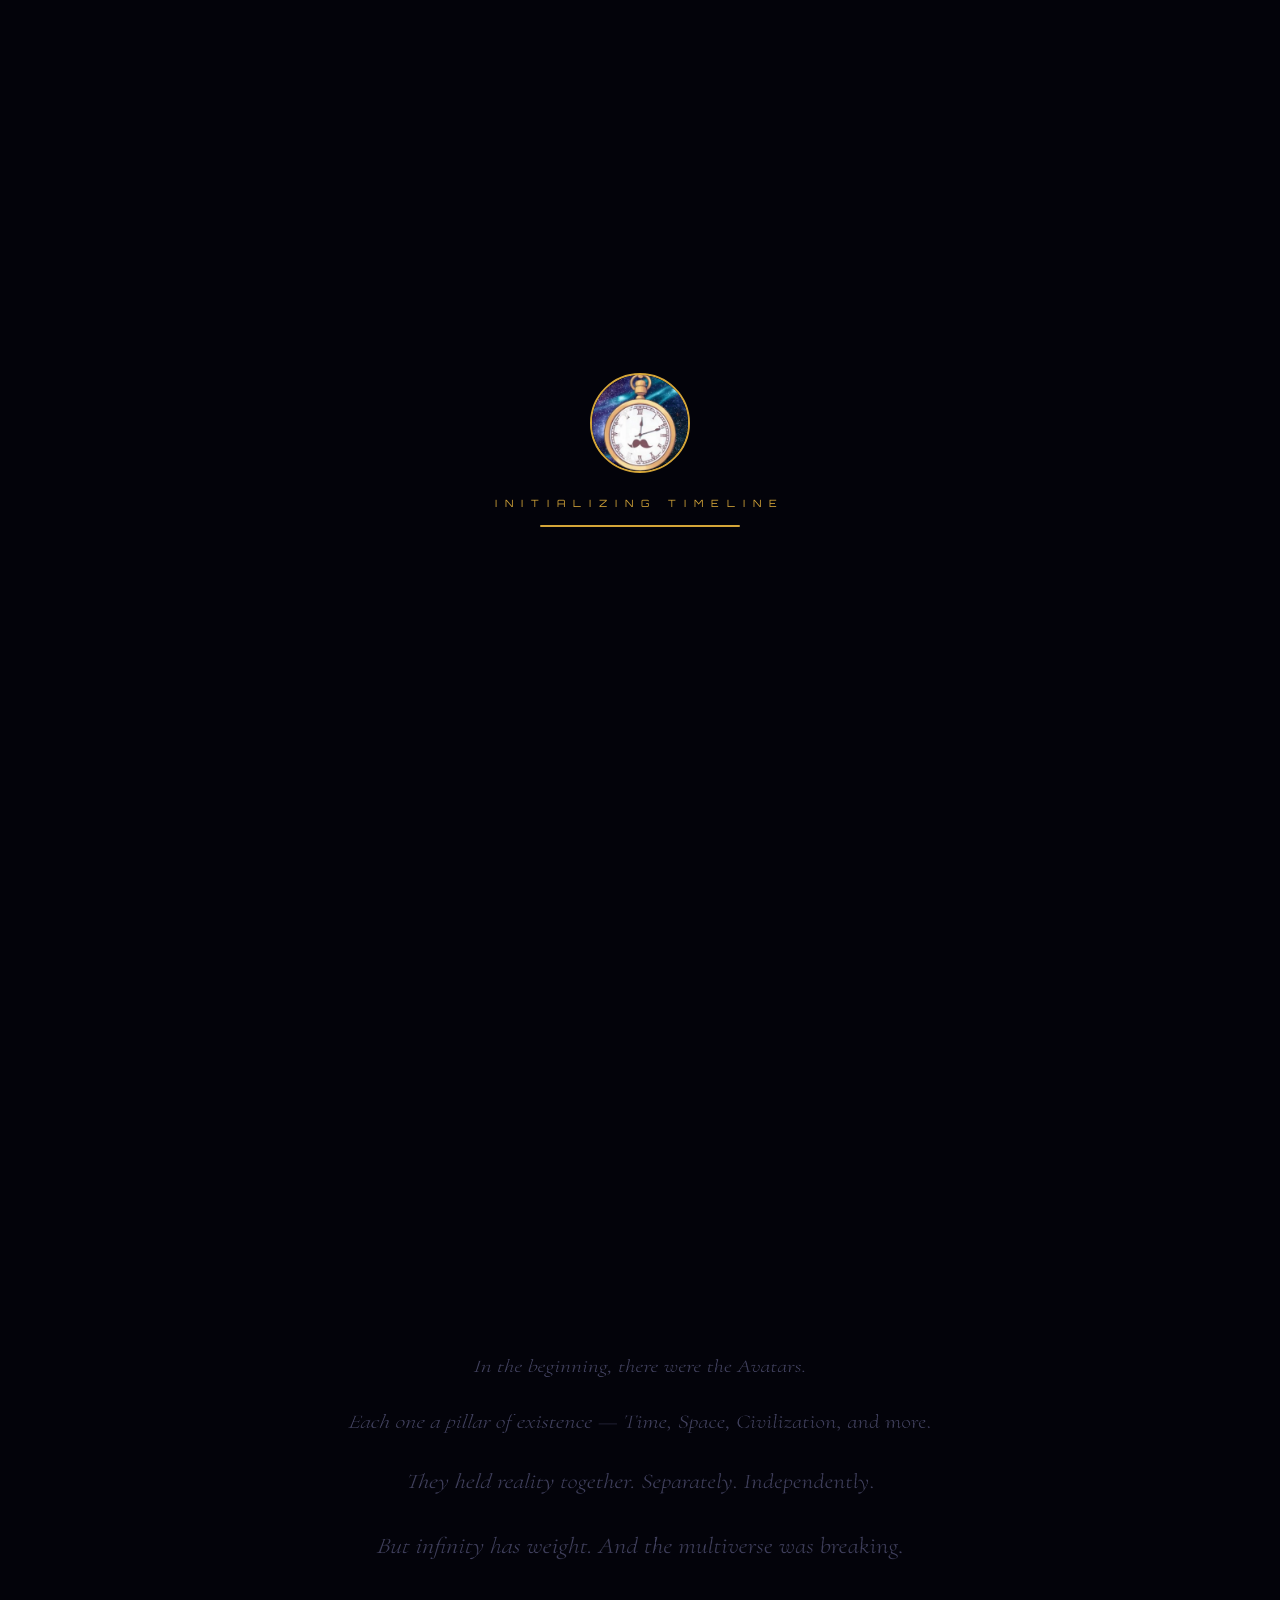
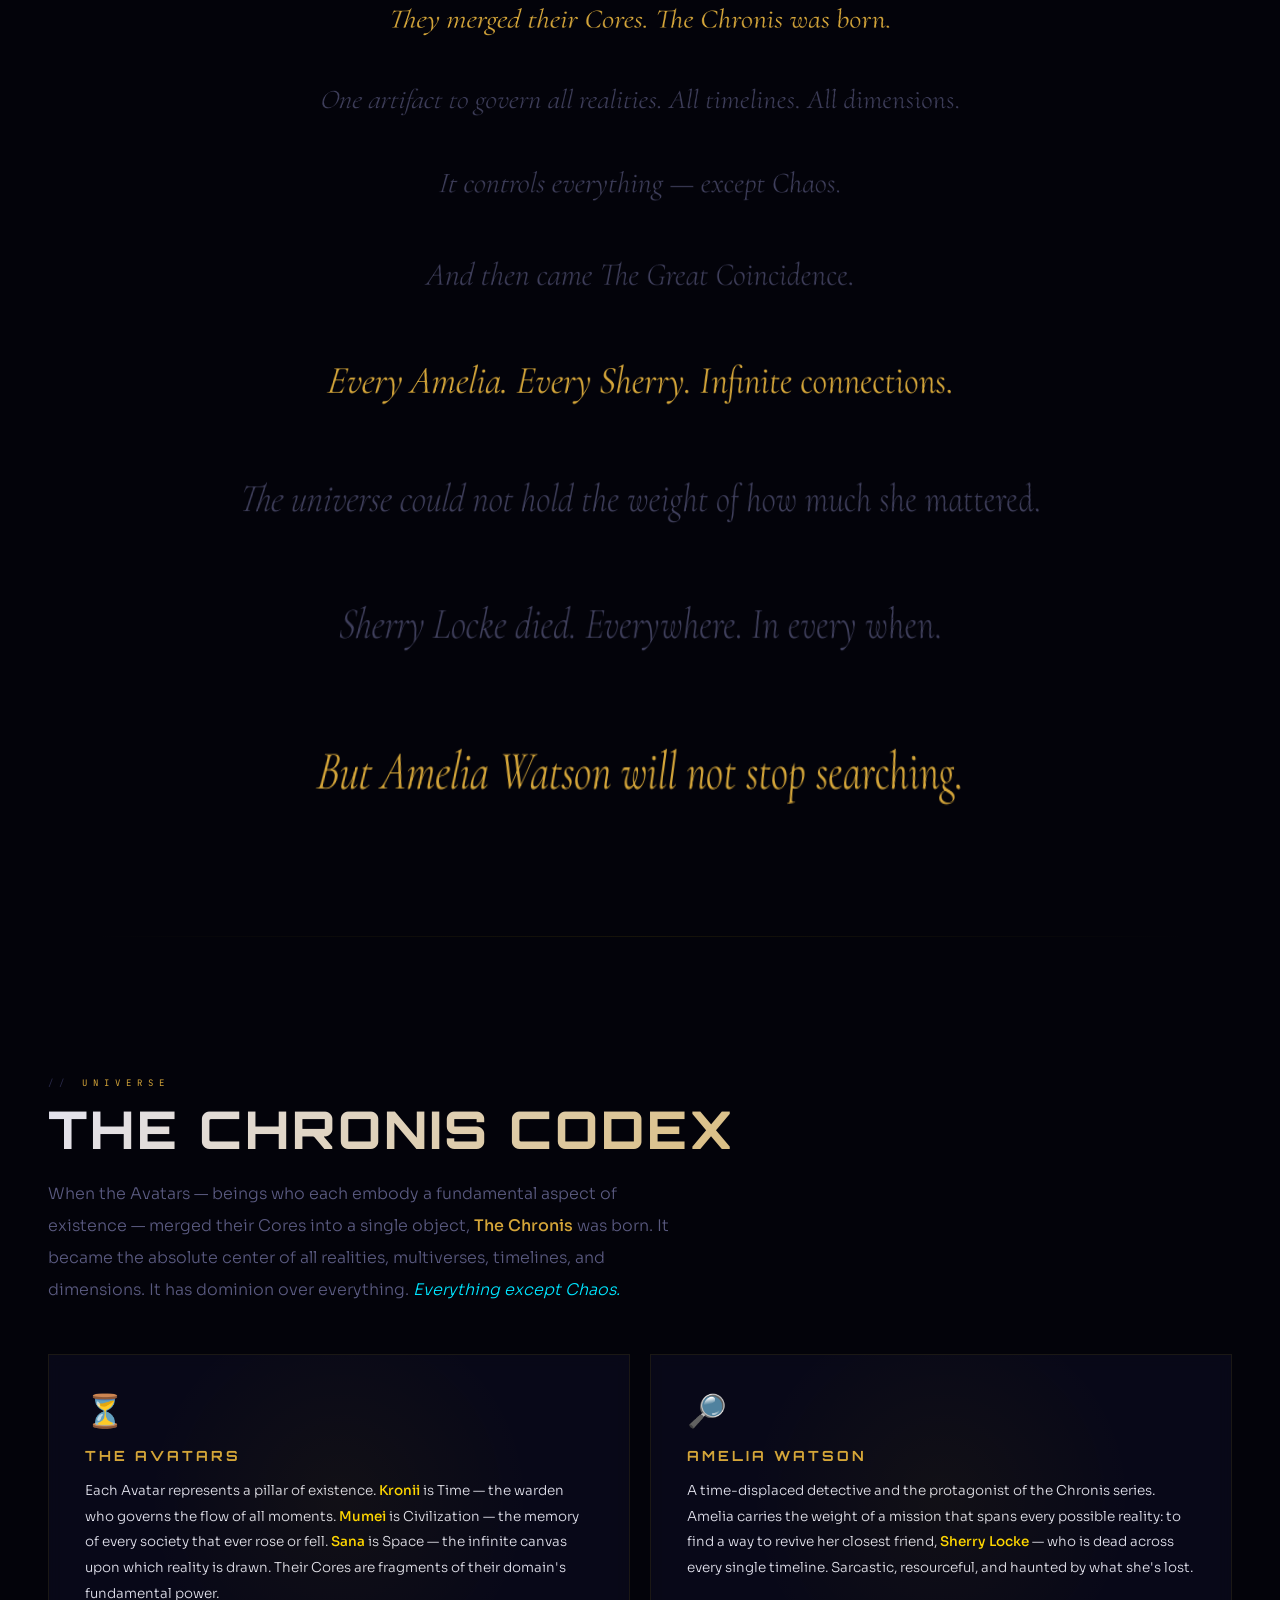
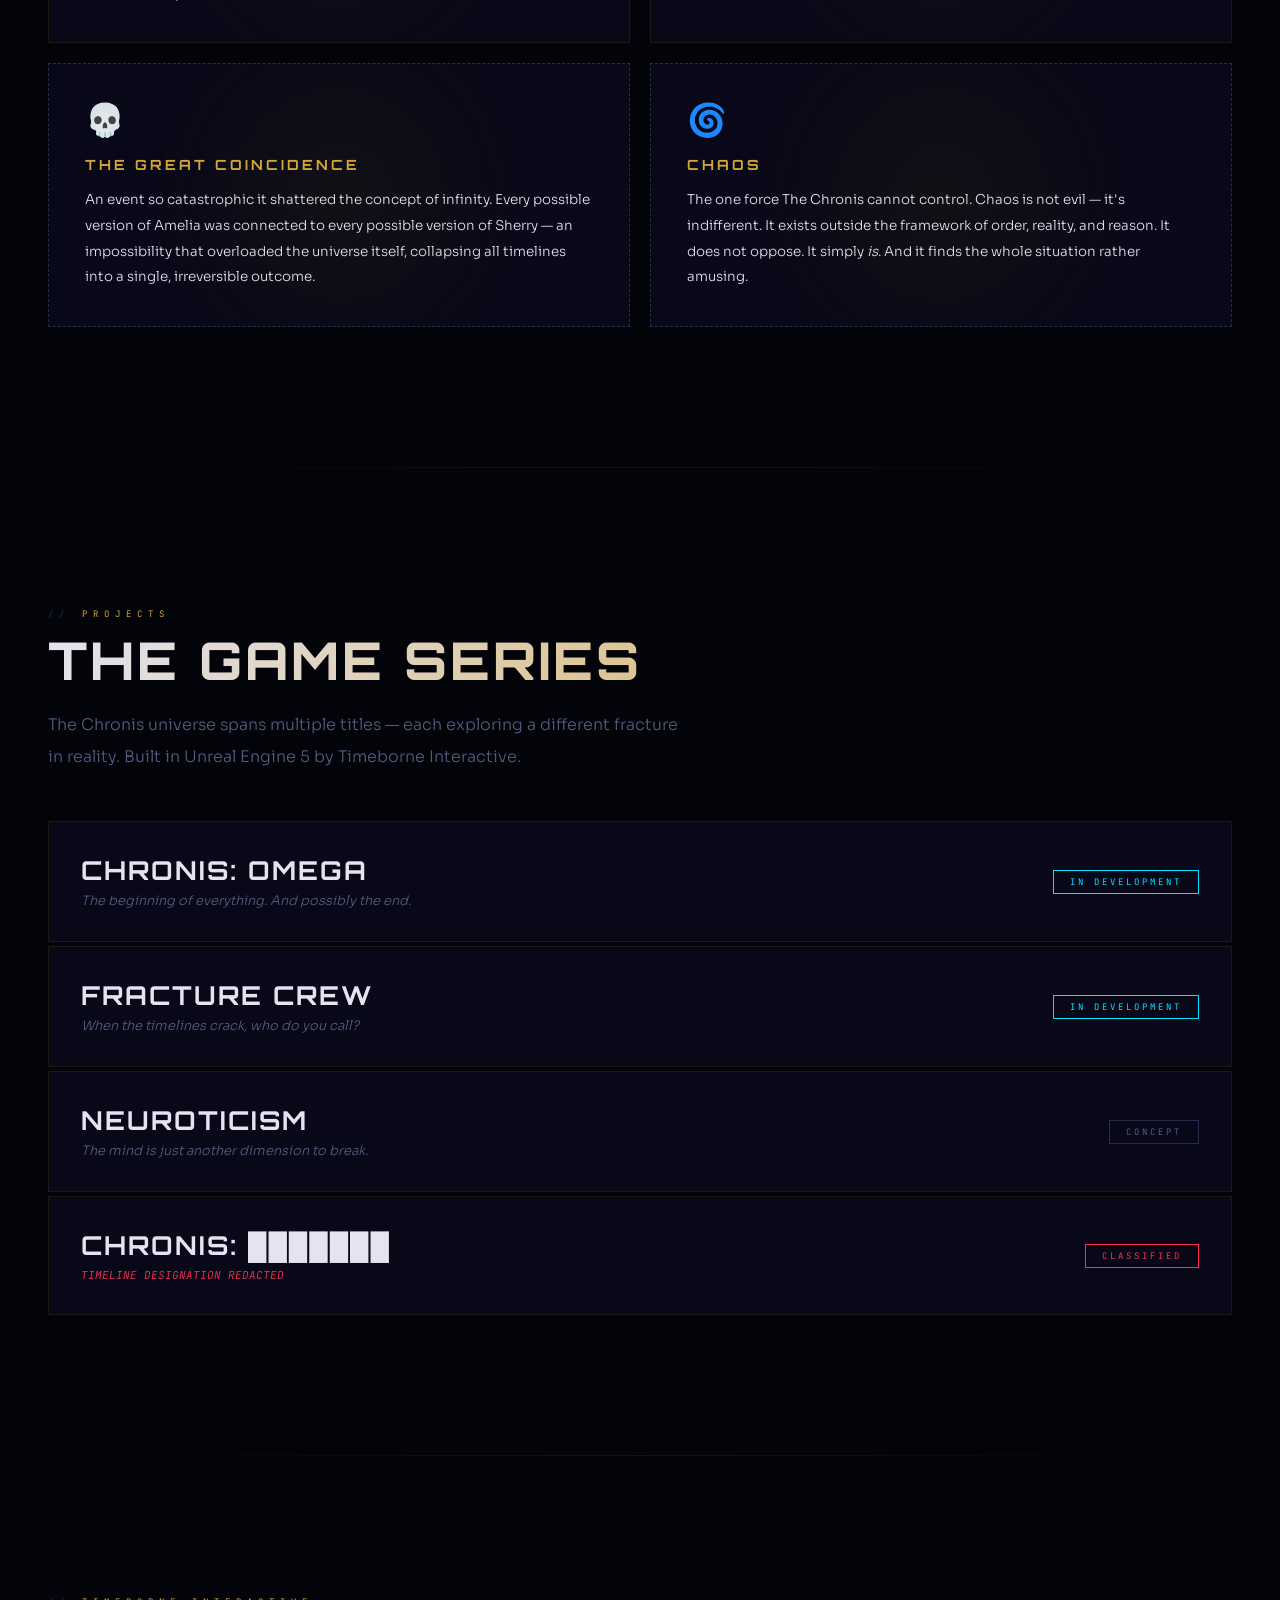
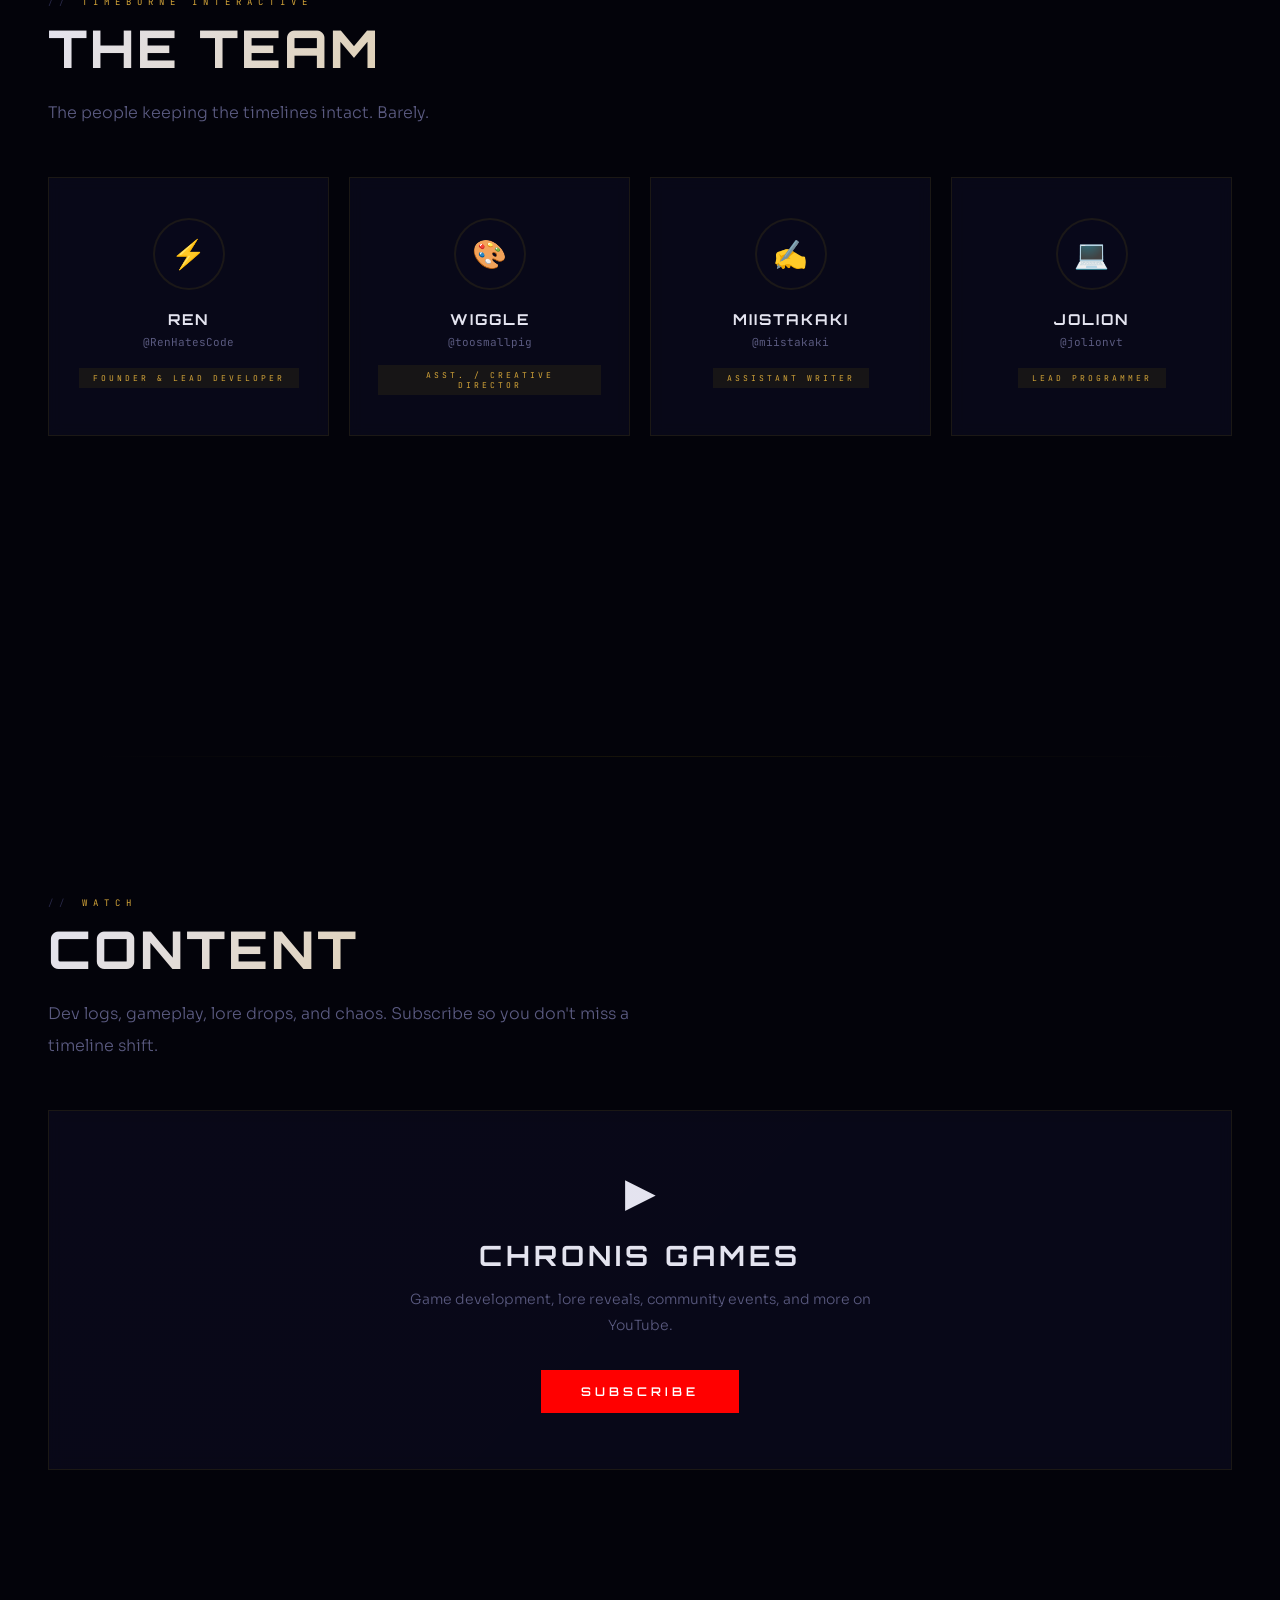
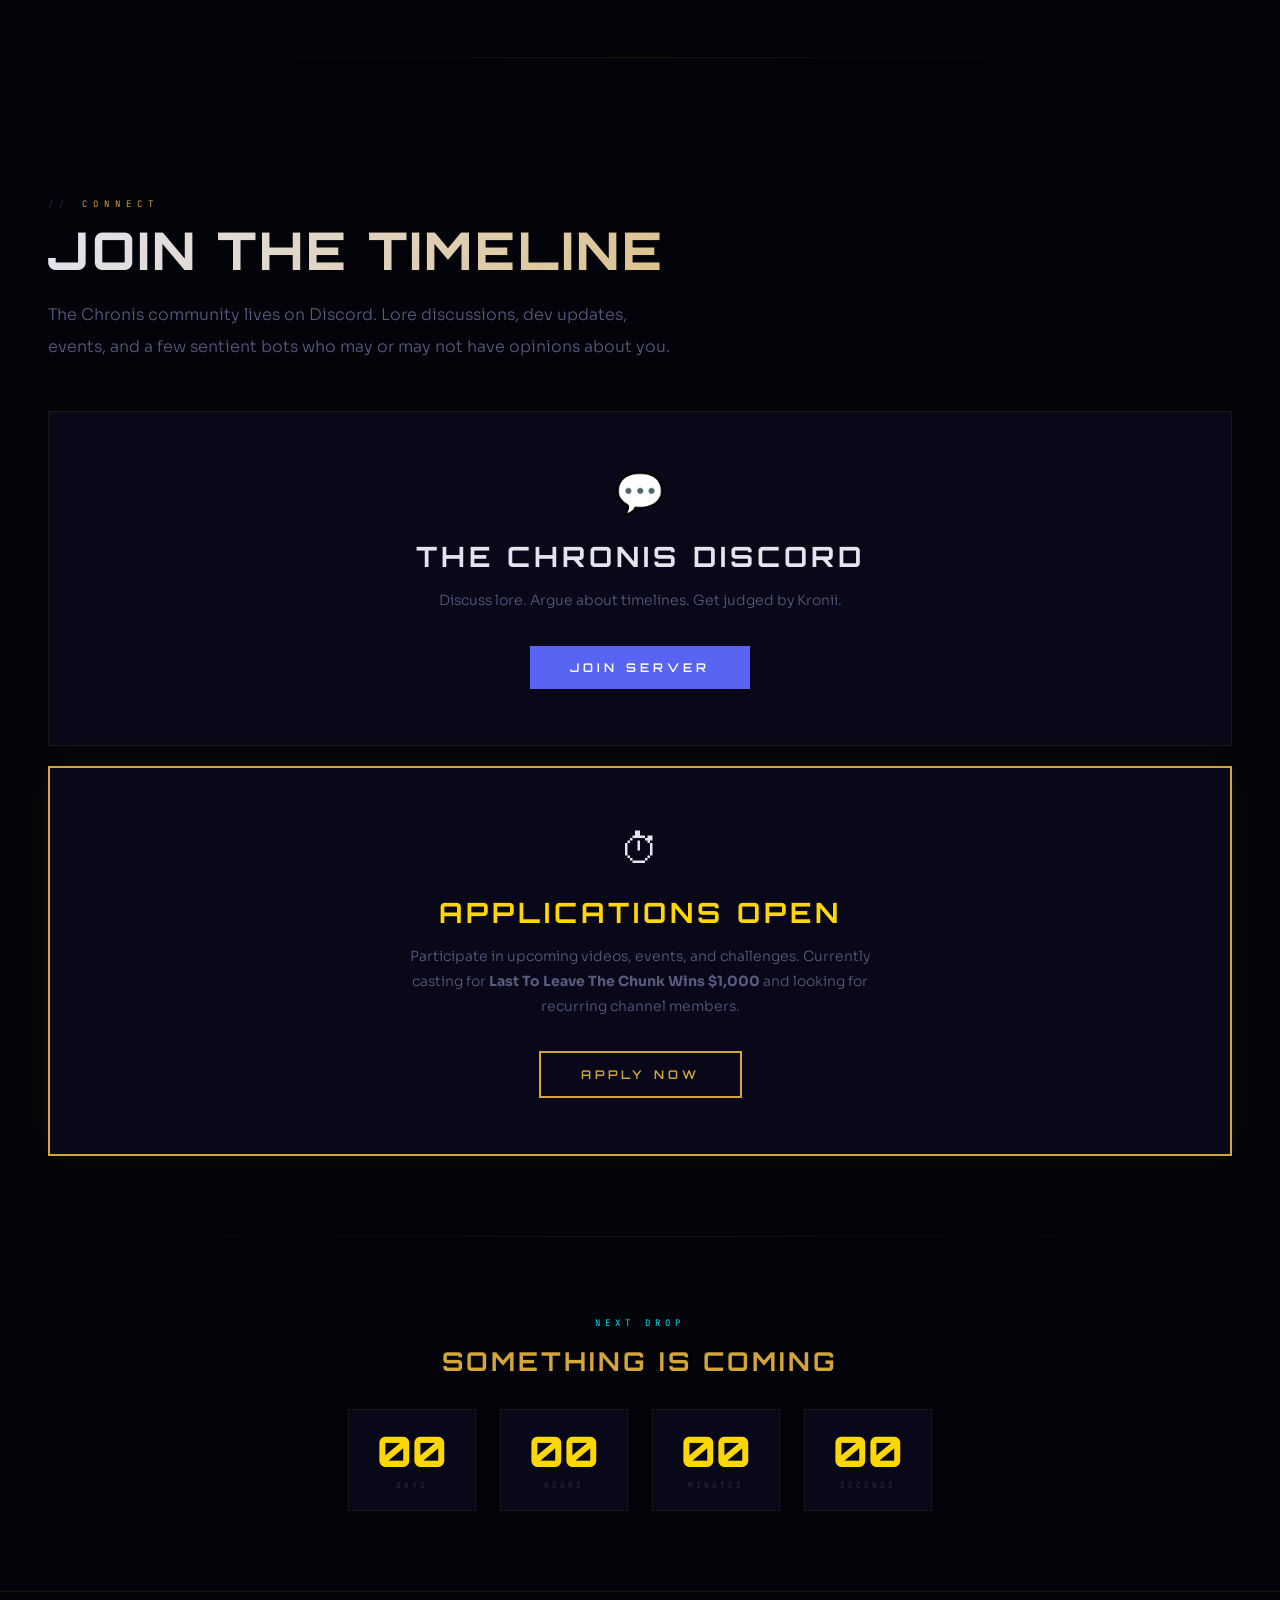
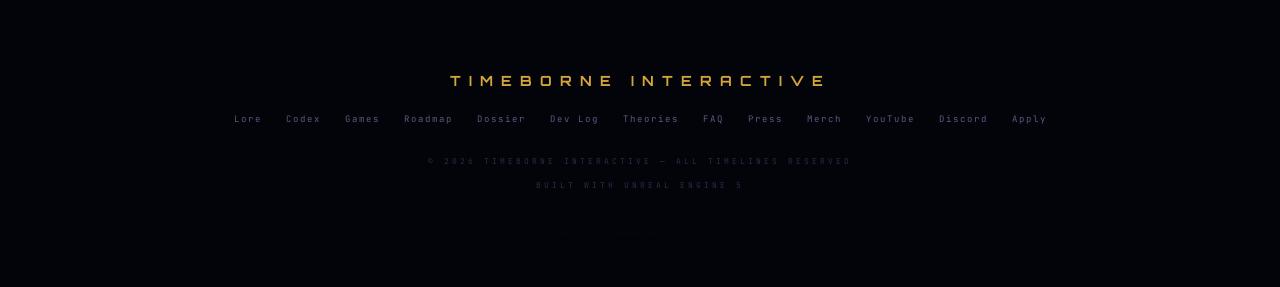
<file: index.html>
<!DOCTYPE html>
<html lang="en">
<head>
<meta charset="UTF-8">
<meta name="viewport" content="width=device-width, initial-scale=1.0">
<title>CHRONIS — Timeborne Interactive</title>
<meta name="description" content="The Chronis Game Series by Timeborne Interactive. Where every timeline converges.">
<meta property="og:title" content="CHRONIS — Timeborne Interactive">
<meta property="og:description" content="An original multiverse game franchise. Detective Amelia Watson searches for a way to revive her friend across infinite timelines.">
<meta property="og:type" content="website">
<meta property="og:url" content="https://renaltham.github.io/chronis/">
<meta name="twitter:card" content="summary_large_image">
<meta name="theme-color" content="#ffd700">
<meta property="og:title" content="CHRONIS — Timeborne Interactive">
<meta property="og:description" content="The Chronis Game Series. An original multiverse franchise following detective Amelia Watson across infinite timelines. Built in Unreal Engine 5.">
<meta property="og:type" content="website">
<meta property="og:url" content="https://renaltham.github.io/chronis/">
<meta name="twitter:card" content="summary_large_image">
<meta name="theme-color" content="#ffd700">
<link rel="preconnect" href="https://fonts.googleapis.com">
<link href="https://fonts.googleapis.com/css2?family=Orbitron:wght@400;500;600;700;800;900&family=Cormorant+Garamond:ital,wght@0,300;0,400;0,600;1,300;1,400&family=JetBrains+Mono:wght@300;400;500;700&family=Sora:wght@100;200;300;400;500;600;700&display=swap" rel="stylesheet">
<style>
:root{
  --bg:#03030a;--bg2:#08081a;--surface:rgba(12,12,30,0.7);--surface-solid:#0c0c1e;
  --border:rgba(255,215,0,0.08);--border-hover:rgba(255,215,0,0.25);
  --gold:#d4a539;--gold-bright:#ffd700;--gold-dim:rgba(255,215,0,0.06);--gold-glow:rgba(255,215,0,0.15);
  --cyan:#00e5ff;--cyan-dim:rgba(0,229,255,0.08);--cyan-glow:rgba(0,229,255,0.2);
  --red:#ff2d55;--green:#00ff88;
  --text:#e4e4f0;--text-dim:#5a5a80;--text-muted:#2a2a4a;
}
*{margin:0;padding:0;box-sizing:border-box}
html{scroll-behavior:smooth;scroll-snap-type:y proximity}
body{background:var(--bg);color:var(--text);font-family:'Sora',sans-serif;overflow-x:hidden}
::-webkit-scrollbar{width:4px}
::-webkit-scrollbar-track{background:var(--bg)}
::-webkit-scrollbar-thumb{background:var(--gold);border-radius:2px}
a{color:inherit;text-decoration:none}

/* ============ LOADING SCREEN ============ */
#loader{position:fixed;inset:0;z-index:10000;background:var(--bg);display:flex;align-items:center;justify-content:center;flex-direction:column;transition:opacity 0.8s,visibility 0.8s}
#loader.hidden{opacity:0;visibility:hidden;pointer-events:none}
.loader-watch{width:100px;height:100px;border-radius:50%;border:2px solid var(--gold);animation:loader-spin 2s linear infinite,loader-glow 1.5s ease-in-out infinite alternate;object-fit:cover}
@keyframes loader-spin{0%{box-shadow:0 0 0 0 var(--gold-glow)}50%{box-shadow:0 0 40px 10px var(--gold-glow)}100%{box-shadow:0 0 0 0 var(--gold-glow)}}
@keyframes loader-glow{from{opacity:.5}to{opacity:1}}
.loader-text{font-family:'Orbitron',sans-serif;font-size:10px;letter-spacing:8px;color:var(--gold);margin-top:24px;animation:loader-glow 1.5s ease-in-out infinite alternate}
.loader-bar{width:200px;height:2px;background:var(--text-muted);margin-top:16px;border-radius:1px;overflow:hidden}
.loader-fill{height:100%;background:var(--gold);width:0;animation:loader-progress 2.5s ease-out forwards}
@keyframes loader-progress{to{width:100%}}

/* ============ CUSTOM CURSOR ============ */
.cursor-dot{position:fixed;width:6px;height:6px;background:var(--gold);border-radius:50%;pointer-events:none;z-index:9999;transition:transform .1s;mix-blend-mode:difference}
.cursor-ring{position:fixed;width:36px;height:36px;border:1px solid var(--gold);border-radius:50%;pointer-events:none;z-index:9998;transition:transform .15s ease-out,width .2s,height .2s,border-color .2s;transform:translate(-50%,-50%)}
.cursor-ring.hover{width:50px;height:50px;border-color:var(--cyan)}
@media(max-width:768px){.cursor-dot,.cursor-ring{display:none}}

/* ============ CANVAS BG ============ */
#bgCanvas{position:fixed;inset:0;z-index:0;pointer-events:none}

/* ============ GRAIN & SCANLINES ============ */
.grain{position:fixed;inset:0;pointer-events:none;z-index:997;opacity:.025;background-image:url("data:image/svg+xml,%3Csvg viewBox='0 0 256 256' xmlns='http://www.w3.org/2000/svg'%3E%3Cfilter id='n'%3E%3CfeTurbulence type='fractalNoise' baseFrequency='.85' numOctaves='4' stitchTiles='stitch'/%3E%3C/filter%3E%3Crect width='100%25' height='100%25' filter='url(%23n)'/%3E%3C/svg%3E")}
.scanlines{position:fixed;inset:0;pointer-events:none;z-index:998;background:repeating-linear-gradient(0deg,transparent,transparent 2px,rgba(0,0,0,.02) 2px,rgba(0,0,0,.02) 4px)}

/* ============ NAV ============ */
nav{position:fixed;top:0;left:0;right:0;z-index:100;padding:0 48px;height:64px;display:flex;align-items:center;justify-content:space-between;background:rgba(3,3,10,0);backdrop-filter:blur(0px);transition:all .5s}
nav.scrolled{background:rgba(3,3,10,.9);backdrop-filter:blur(20px);border-bottom:1px solid var(--border)}
.nav-logo{font-family:'Orbitron',sans-serif;font-size:16px;font-weight:700;letter-spacing:6px;color:var(--gold-bright);display:flex;align-items:center;gap:12px}
.nav-logo img{width:28px;height:28px;border-radius:50%;border:1px solid var(--gold);object-fit:cover}
.nav-links{display:flex;gap:28px;list-style:none}
.nav-links a{font-family:'JetBrains Mono',monospace;font-size:10px;letter-spacing:3px;text-transform:uppercase;color:var(--text-dim);transition:color .3s;position:relative;padding:4px 0}
.nav-links a:hover{color:var(--gold)}
.nav-links a::after{content:'';position:absolute;bottom:0;left:0;width:0;height:1px;background:linear-gradient(90deg,var(--gold),var(--cyan));transition:width .3s}
.nav-links a:hover::after{width:100%}
.nav-cta{font-family:'Orbitron',sans-serif;font-size:9px;letter-spacing:3px;padding:8px 20px;border:1px solid var(--gold);color:var(--gold);transition:all .3s;cursor:pointer;background:none}
.nav-cta:hover{background:var(--gold);color:var(--bg)}
.menu-btn{display:none;background:none;border:1px solid var(--border);color:var(--text);padding:8px 14px;font-family:'JetBrains Mono',monospace;font-size:10px;letter-spacing:2px;cursor:pointer}
@media(max-width:900px){
  .nav-links,.nav-cta{display:none}
  .nav-links.open{display:flex;flex-direction:column;position:absolute;top:64px;left:0;right:0;background:rgba(3,3,10,.97);backdrop-filter:blur(20px);padding:24px 48px;gap:20px;border-bottom:1px solid var(--border)}
  .menu-btn{display:block}
  nav{padding:0 20px}
}

/* ============ PAGES/SECTIONS ============ */
.page{min-height:100vh;position:relative;z-index:1;display:flex;align-items:center;padding:120px 48px}
@media(max-width:768px){.page{padding:100px 20px}}
.page-inner{max-width:1200px;margin:0 auto;width:100%}

/* ============ HERO ============ */
#hero{justify-content:center;text-align:center;overflow:hidden}
.hero-badge{display:inline-flex;align-items:center;gap:8px;font-family:'JetBrains Mono',monospace;font-size:9px;letter-spacing:5px;color:var(--cyan);border:1px solid var(--cyan-dim);padding:6px 20px;margin-bottom:40px;opacity:0;animation:fadeUp .8s .8s forwards;text-transform:uppercase;backdrop-filter:blur(4px);background:var(--cyan-dim)}
.hero-badge .dot{width:6px;height:6px;background:var(--cyan);border-radius:50%;animation:pulse-dot 2s infinite}
@keyframes pulse-dot{0%,100%{opacity:.3;transform:scale(.8)}50%{opacity:1;transform:scale(1.2)}}
.hero-watch-wrap{position:relative;display:inline-block;margin-bottom:48px;opacity:0;animation:fadeUp 1s .3s forwards}
.hero-watch{width:180px;height:180px;border-radius:50%;object-fit:cover;border:2px solid var(--gold);position:relative;z-index:2;animation:float 6s ease-in-out infinite}
.hero-watch-ring{position:absolute;inset:-20px;border-radius:50%;border:1px solid var(--gold-dim);animation:ring-rotate 20s linear infinite}
.hero-watch-ring2{position:absolute;inset:-40px;border-radius:50%;border:1px dashed var(--border);animation:ring-rotate 30s linear infinite reverse}
.hero-watch-glow{position:absolute;inset:-60px;border-radius:50%;background:radial-gradient(circle,var(--gold-glow),transparent 70%);animation:glow-breathe 4s ease-in-out infinite;z-index:0}
@keyframes ring-rotate{to{transform:rotate(360deg)}}
@keyframes float{0%,100%{transform:translateY(0)}50%{transform:translateY(-14px)}}
@keyframes glow-breathe{0%,100%{opacity:.3;transform:scale(1)}50%{opacity:.7;transform:scale(1.08)}}
.hero-title{font-family:'Orbitron',sans-serif;font-size:clamp(50px,11vw,110px);font-weight:900;letter-spacing:12px;color:var(--gold-bright);line-height:.9;margin-bottom:16px;opacity:0;animation:fadeUp 1s .6s forwards;text-shadow:0 0 60px var(--gold-dim);position:relative}
.hero-title-glitch{position:absolute;inset:0;color:var(--cyan);opacity:0;animation:glitch 8s infinite}
@keyframes glitch{0%,94%,100%{opacity:0;clip-path:inset(0 0 100% 0)}95%{opacity:.4;clip-path:inset(30% 0 40% 0);transform:translate(-3px)}96%{opacity:.4;clip-path:inset(60% 0 10% 0);transform:translate(3px)}97%{opacity:0}}
.hero-sub{font-family:'Cormorant Garamond',serif;font-size:clamp(16px,2.5vw,24px);font-weight:300;font-style:italic;color:var(--text-dim);letter-spacing:6px;opacity:0;animation:fadeUp .8s .9s forwards}
.hero-studio{font-family:'JetBrains Mono',monospace;font-size:9px;letter-spacing:8px;color:var(--text-muted);margin-top:40px;opacity:0;animation:fadeUp .8s 1.2s forwards}
.hero-scroll{position:absolute;bottom:40px;left:50%;transform:translateX(-50%);opacity:0;animation:fadeUp .8s 2s forwards;display:flex;flex-direction:column;align-items:center;gap:8px}
.hero-scroll span{font-family:'JetBrains Mono',monospace;font-size:8px;letter-spacing:5px;color:var(--text-muted)}
.scroll-arrow{width:1px;height:50px;background:linear-gradient(to bottom,var(--gold),transparent);animation:scroll-bob 2s ease-in-out infinite}
@keyframes scroll-bob{0%,100%{opacity:.3;height:40px}50%{opacity:1;height:55px}}
@keyframes fadeUp{from{opacity:0;transform:translateY(30px)}to{opacity:1;transform:translateY(0)}}

/* ============ SECTION HEADERS ============ */
.stag{font-family:'JetBrains Mono',monospace;font-size:9px;letter-spacing:6px;color:var(--gold);text-transform:uppercase;margin-bottom:12px;display:flex;align-items:center;gap:12px}
.stag::before{content:'//';color:var(--text-muted)}
.stitle{font-family:'Orbitron',sans-serif;font-size:clamp(32px,5vw,52px);font-weight:800;letter-spacing:3px;line-height:1.1;margin-bottom:20px;background:linear-gradient(135deg,var(--text) 0%,var(--gold) 100%);-webkit-background-clip:text;-webkit-text-fill-color:transparent;background-clip:text}
.sdesc{font-weight:300;font-size:16px;line-height:2;color:var(--text-dim);max-width:640px}
.sdesc strong{color:var(--gold);font-weight:500}
.sdesc em{color:var(--cyan);font-style:italic}

/* ============ REVEAL ============ */
.rv{opacity:0;transform:translateY(50px);transition:opacity .8s cubic-bezier(.16,1,.3,1),transform .8s cubic-bezier(.16,1,.3,1)}
.rv.vis{opacity:1;transform:translateY(0)}
.rv-d1{transition-delay:.1s}.rv-d2{transition-delay:.2s}.rv-d3{transition-delay:.3s}.rv-d4{transition-delay:.4s}

/* ============ LORE SECTION ============ */
.lore-grid{display:grid;grid-template-columns:1fr 1fr;gap:20px;margin-top:48px}
@media(max-width:768px){.lore-grid{grid-template-columns:1fr}}
.lore-card{background:var(--surface);border:1px solid var(--border);padding:36px;position:relative;overflow:hidden;transition:all .4s;backdrop-filter:blur(8px)}
.lore-card:hover{border-color:var(--border-hover);transform:translateY(-6px);box-shadow:0 20px 60px rgba(0,0,0,.4)}
.lore-card::before{content:'';position:absolute;top:0;left:0;right:0;height:2px;background:linear-gradient(90deg,var(--gold),var(--cyan),transparent);opacity:0;transition:opacity .4s}
.lore-card:hover::before{opacity:1}
.lore-card::after{content:'';position:absolute;inset:0;background:radial-gradient(circle at var(--mx,50%) var(--my,50%),rgba(255,215,0,.04),transparent 60%);pointer-events:none;transition:opacity .3s}
.lore-icon{font-size:32px;margin-bottom:16px;display:block}
.lore-card h3{font-family:'Orbitron',sans-serif;font-size:14px;font-weight:700;letter-spacing:3px;color:var(--gold);margin-bottom:14px}
.lore-card p{font-size:13.5px;font-weight:300;line-height:1.9;color:var(--text)}
.lore-card p strong{color:var(--gold-bright);font-weight:500}
.secret-card{cursor:pointer;border-style:dashed;border-color:var(--text-muted)}
.secret-card:hover{border-color:var(--red)}
.secret-card .hidden-lore{display:none;margin-top:16px;padding-top:16px;border-top:1px solid var(--border);color:var(--red);font-family:'JetBrains Mono',monospace;font-size:11px;line-height:1.8}
.secret-card.opened .hidden-lore{display:block;animation:glitch-text .4s}
@keyframes glitch-text{0%{opacity:0;transform:translateX(-5px)}30%{transform:translateX(3px)}60%{transform:translateX(-2px)}100%{opacity:1;transform:translateX(0)}}
.lore-full{grid-column:1/-1}

/* ============ GAMES SECTION ============ */
.games-list{display:flex;flex-direction:column;gap:4px;margin-top:48px}
.game-row{display:grid;grid-template-columns:1fr auto;align-items:center;gap:24px;padding:32px;background:var(--surface);border:1px solid var(--border);transition:all .4s;backdrop-filter:blur(8px);position:relative;overflow:hidden}
.game-row::before{content:'';position:absolute;left:0;top:0;bottom:0;width:3px;background:var(--gold);transform:scaleY(0);transition:transform .3s;transform-origin:top}
.game-row:hover::before{transform:scaleY(1)}
.game-row:hover{border-color:var(--border-hover);background:rgba(12,12,30,.9);padding-left:40px}
.game-name{font-family:'Orbitron',sans-serif;font-size:clamp(18px,3vw,26px);font-weight:700;letter-spacing:2px;transition:color .3s}
.game-row:hover .game-name{color:var(--gold)}
.game-desc{font-size:13px;color:var(--text-dim);font-weight:300;margin-top:6px;font-style:italic}
.game-tag{font-family:'JetBrains Mono',monospace;font-size:9px;letter-spacing:3px;padding:5px 16px;border:1px solid;white-space:nowrap}
.tag-dev{color:var(--cyan);border-color:var(--cyan)!important}
.tag-concept{color:var(--text-dim);border-color:var(--text-muted)!important}
.tag-classified{color:var(--red);border-color:var(--red)!important;animation:blink-tag 3s infinite}
@keyframes blink-tag{0%,92%,100%{opacity:1}96%{opacity:.2}}

/* ============ TEAM SECTION ============ */
.team-grid{display:grid;grid-template-columns:repeat(auto-fit,minmax(240px,1fr));gap:20px;margin-top:48px}
.team-card{background:var(--surface);border:1px solid var(--border);padding:40px 28px;text-align:center;position:relative;overflow:hidden;transition:all .4s;backdrop-filter:blur(8px)}
.team-card:hover{border-color:var(--border-hover);transform:translateY(-6px)}
.team-card::before{content:'';position:absolute;top:50%;left:50%;width:200px;height:200px;background:radial-gradient(circle,var(--gold-dim),transparent 70%);transform:translate(-50%,-50%);pointer-events:none;opacity:0;transition:opacity .4s}
.team-card:hover::before{opacity:1}
.team-avi{width:72px;height:72px;border-radius:50%;background:var(--bg2);border:2px solid var(--border);display:flex;align-items:center;justify-content:center;margin:0 auto 20px;font-size:28px;transition:border-color .3s}
.team-card:hover .team-avi{border-color:var(--gold)}
.team-name{font-family:'Orbitron',sans-serif;font-size:15px;font-weight:700;letter-spacing:2px;margin-bottom:6px}
.team-handle{font-family:'JetBrains Mono',monospace;font-size:11px;color:var(--text-dim);margin-bottom:16px}
.team-role{font-family:'JetBrains Mono',monospace;font-size:8px;letter-spacing:3px;color:var(--gold);background:var(--gold-dim);padding:5px 14px;display:inline-block;text-transform:uppercase}

/* ============ CTA BANNERS ============ */
.cta-banner{margin-top:48px;background:var(--surface);border:1px solid var(--border);padding:56px 48px;text-align:center;position:relative;overflow:hidden;transition:all .4s;backdrop-filter:blur(8px)}
.cta-banner:hover{border-color:var(--border-hover)}
.cta-banner .cta-glow{position:absolute;inset:0;pointer-events:none;opacity:.04}
.cta-icon{font-size:40px;margin-bottom:20px;display:block}
.cta-banner h3{font-family:'Orbitron',sans-serif;font-size:clamp(20px,3vw,28px);font-weight:700;letter-spacing:4px;margin-bottom:14px}
.cta-banner p{font-size:14px;color:var(--text-dim);font-weight:300;margin-bottom:32px;max-width:480px;margin-left:auto;margin-right:auto;line-height:1.8}
.btn-primary{display:inline-block;font-family:'Orbitron',sans-serif;font-size:12px;font-weight:600;letter-spacing:4px;padding:14px 40px;border:none;cursor:pointer;transition:all .3s;position:relative;z-index:1;text-transform:uppercase}
.btn-yt{background:#ff0000;color:white}.btn-yt:hover{background:#cc0000;transform:translateY(-3px);box-shadow:0 10px 30px rgba(255,0,0,.2)}
.btn-discord{background:#5865F2;color:white}.btn-discord:hover{background:#4752C4;transform:translateY(-3px);box-shadow:0 10px 30px rgba(88,101,242,.2)}
.btn-gold{background:transparent;border:2px solid var(--gold)!important;color:var(--gold)}.btn-gold:hover{background:var(--gold);color:var(--bg);transform:translateY(-3px);box-shadow:0 10px 30px var(--gold-glow)}
.cta-yt .cta-glow{background:linear-gradient(135deg,rgba(255,0,0,.1),transparent)}
.cta-discord .cta-glow{background:linear-gradient(135deg,rgba(88,101,242,.1),transparent)}
.cta-apply{border-color:var(--gold)!important;border-width:2px!important;box-shadow:0 0 40px var(--gold-dim)}

/* ============ FOOTER ============ */
footer{padding:80px 48px 40px;text-align:center;position:relative;z-index:1;border-top:1px solid var(--border)}
.footer-brand{font-family:'Orbitron',sans-serif;font-size:14px;font-weight:700;letter-spacing:8px;color:var(--gold);margin-bottom:20px}
.footer-meta{font-family:'JetBrains Mono',monospace;font-size:8px;letter-spacing:3px;color:var(--text-muted);line-height:3}
.footer-binary{font-family:'JetBrains Mono',monospace;font-size:7px;color:var(--text-muted);opacity:.12;margin-top:32px;word-break:break-all;max-width:500px;margin-left:auto;margin-right:auto;user-select:all;transition:opacity .5s;cursor:help}
.footer-binary:hover{opacity:.35}
.footer-links{display:flex;justify-content:center;gap:24px;margin-top:24px;margin-bottom:24px}
.footer-links a{font-family:'JetBrains Mono',monospace;font-size:9px;letter-spacing:2px;color:var(--text-dim);transition:color .3s}
.footer-links a:hover{color:var(--gold)}

/* ============ ARG OVERLAY ============ */
.arg-overlay{display:none;position:fixed;inset:0;z-index:9999;background:rgba(0,0,0,.96);align-items:center;justify-content:center;flex-direction:column;padding:40px}
.arg-overlay.active{display:flex}
.arg-terminal{max-width:650px;width:100%;background:#050510;border:1px solid #222;padding:36px;font-family:'JetBrains Mono',monospace;position:relative;box-shadow:0 0 80px rgba(0,255,65,.05)}
.arg-terminal::before{content:'CHRONIS://CLASSIFIED';position:absolute;top:-10px;left:16px;background:#050510;padding:0 10px;font-size:9px;color:var(--red);letter-spacing:3px}
.t-line{font-size:12px;line-height:2.2;color:#00ff41;opacity:0;animation:type-in .3s forwards}
.t-line.red{color:var(--red)}.t-line.gold{color:var(--gold)}.t-line.dim{color:#444}
@keyframes type-in{from{opacity:0;transform:translateX(-8px)}to{opacity:1;transform:translateX(0)}}
.arg-close{margin-top:24px;font-family:'JetBrains Mono',monospace;font-size:9px;letter-spacing:3px;color:var(--text-muted);background:none;border:1px solid var(--text-muted);padding:10px 24px;cursor:pointer;transition:all .3s}
.arg-close:hover{color:var(--text);border-color:var(--text)}

/* ============ SEPARATOR ============ */
.sep{max-width:1200px;margin:0 auto;padding:0 48px}.sep-line{height:1px;background:linear-gradient(90deg,transparent,var(--border),transparent)}

/* ============ TEXT CRAWL ============ */
.crawl-section{min-height:100vh;display:flex;align-items:center;justify-content:center;position:relative;z-index:1;perspective:600px;overflow:hidden;padding:80px 24px}
.crawl-inner{text-align:center;transform:rotateX(18deg);transform-origin:50% 100%;animation:crawl-scroll 70s linear infinite}
@keyframes crawl-scroll{0%{transform:rotateX(18deg) translateY(50%)}100%{transform:rotateX(18deg) translateY(-200%)}}
.crawl-line{font-family:'Cormorant Garamond',serif;font-size:clamp(26px,4vw,40px);font-weight:300;font-style:italic;color:var(--text-dim);line-height:3;opacity:.7}
.crawl-line.gold{color:var(--gold);font-weight:400;opacity:1;font-size:clamp(30px,4.5vw,44px)}

/* ============ COUNTDOWN ============ */
.countdown-section{padding:80px 48px;text-align:center;position:relative;z-index:1}
.cd-label{font-family:'JetBrains Mono',monospace;font-size:9px;letter-spacing:5px;color:var(--cyan);margin-bottom:16px;text-transform:uppercase}
.cd-event{font-family:'Orbitron',sans-serif;font-size:clamp(18px,3vw,26px);font-weight:700;letter-spacing:3px;color:var(--gold);margin-bottom:32px}
.cd-grid{display:flex;justify-content:center;gap:24px;flex-wrap:wrap}
.cd-unit{background:var(--surface);border:1px solid var(--border);padding:20px 28px;min-width:100px;backdrop-filter:blur(8px)}
.cd-num{font-family:'Orbitron',sans-serif;font-size:clamp(28px,5vw,42px);font-weight:800;color:var(--gold-bright);line-height:1}
.cd-txt{font-family:'JetBrains Mono',monospace;font-size:8px;letter-spacing:3px;color:var(--text-muted);margin-top:8px;text-transform:uppercase}

/* ============ AMBIENT PLAYER ============ */
.ambient-toggle{position:fixed;bottom:20px;right:20px;z-index:99;display:flex;align-items:center;gap:8px;font-family:'JetBrains Mono',monospace;font-size:9px;letter-spacing:2px;color:var(--text-muted);padding:10px 16px;background:rgba(3,3,10,.9);backdrop-filter:blur(12px);border:1px solid var(--border);cursor:pointer;transition:all .3s}
.ambient-toggle:hover{border-color:var(--gold);color:var(--gold)}
.ambient-toggle.playing{border-color:var(--cyan);color:var(--cyan)}
.ambient-toggle .wave{display:flex;align-items:end;gap:2px;height:12px}
.ambient-toggle .wave span{width:2px;background:currentColor;border-radius:1px;animation:none;transition:height .3s}
.ambient-toggle.playing .wave span{animation:wave-bar .8s ease-in-out infinite alternate}
.ambient-toggle.playing .wave span:nth-child(1){animation-delay:0s;height:4px}
.ambient-toggle.playing .wave span:nth-child(2){animation-delay:.15s;height:8px}
.ambient-toggle.playing .wave span:nth-child(3){animation-delay:.3s;height:12px}
.ambient-toggle.playing .wave span:nth-child(4){animation-delay:.45s;height:6px}
@keyframes wave-bar{0%{height:3px}100%{height:12px}}

/* ============ PAGE TRANSITION ============ */
.page-transition{position:fixed;inset:0;z-index:9997;background:var(--bg);pointer-events:none;opacity:0;transition:opacity .3s}
.page-transition.flash{opacity:1;animation:page-flash .5s forwards}
@keyframes page-flash{0%{opacity:1}30%{opacity:1}100%{opacity:0}}

/* ============ PARALLAX DEPTH ============ */
.parallax-slow{will-change:transform;transition:transform .1s linear}

/* ============ AMBIENT PLAYER ============ */
.ambient-player{position:fixed;bottom:20px;right:20px;z-index:99;display:flex;align-items:center;gap:10px;background:rgba(3,3,10,.9);backdrop-filter:blur(12px);border:1px solid var(--border);padding:10px 16px;transition:all .3s;cursor:pointer}
.ambient-player:hover{border-color:var(--gold)}
.ambient-bars{display:flex;gap:2px;align-items:flex-end;height:16px}
.ambient-bar{width:3px;background:var(--gold);border-radius:1px;transition:height .2s}
.ambient-player.playing .ambient-bar{animation:bar-dance .6s ease-in-out infinite alternate}
.ambient-bar:nth-child(1){animation-delay:0s}.ambient-bar:nth-child(2){animation-delay:.15s}.ambient-bar:nth-child(3){animation-delay:.3s}.ambient-bar:nth-child(4){animation-delay:.1s}.ambient-bar:nth-child(5){animation-delay:.25s}
@keyframes bar-dance{0%{height:4px}100%{height:16px}}
.ambient-player:not(.playing) .ambient-bar{height:4px!important;animation:none!important}
.ambient-label{font-family:'JetBrains Mono',monospace;font-size:8px;letter-spacing:2px;color:var(--text-dim)}

/* ============ VISITOR COUNTER ============ */
.observer-count{position:fixed;bottom:20px;left:20px;z-index:99;background:rgba(3,3,10,.9);backdrop-filter:blur(12px);border:1px solid var(--border);padding:10px 16px;display:flex;align-items:center;gap:8px}
.observer-dot{width:6px;height:6px;background:var(--green);border-radius:50%;animation:pulse-dot 2s infinite}
.observer-text{font-family:'JetBrains Mono',monospace;font-size:8px;letter-spacing:2px;color:var(--text-dim)}
.observer-text span{color:var(--green)}

/* ============ PAGE TRANSITION ============ */
.page-transition{position:fixed;inset:0;z-index:99999;background:var(--bg);pointer-events:none;opacity:0;transition:opacity .3s}
.page-transition.active{opacity:1;pointer-events:all}
.page-transition .glitch-bar{position:absolute;left:0;right:0;height:3px;background:var(--gold);opacity:.6}

/* ============ PARALLAX SECTIONS ============ */
.lore-card,.game-row,.team-card,.cta-banner{transition:all .4s cubic-bezier(.16,1,.3,1)}

/* ============ SMOOTH SCROLL REVEALS ============ */
.rv{opacity:0;transform:translateY(50px);transition:opacity 1s cubic-bezier(.16,1,.3,1),transform 1s cubic-bezier(.16,1,.3,1)}
.rv.vis{opacity:1;transform:translateY(0)}
.rv-d1{transition-delay:.15s}.rv-d2{transition-delay:.3s}.rv-d3{transition-delay:.45s}.rv-d4{transition-delay:.6s}

@media(max-width:768px){.ambient-player,.observer-count{display:none}}
</style>
</head>
<body>

<!-- LOADING SCREEN -->
<div id="loader">
  <img src="[data-uri]" class="loader-watch" alt="">
  <div class="loader-text">INITIALIZING TIMELINE</div>
  <div class="loader-bar"><div class="loader-fill"></div></div>
</div>

<!-- CURSOR -->
<div class="cursor-dot" id="cursorDot"></div>
<div class="cursor-ring" id="cursorRing"></div>

<!-- BG -->
<canvas id="bgCanvas"></canvas>
<div class="grain"></div>
<div class="scanlines"></div>
<div class="page-transition" id="pageTransition"></div>

<!-- AMBIENT PLAYER -->
<div class="ambient-toggle" id="ambientToggle" onclick="toggleAmbient()">
  <div class="wave"><span></span><span></span><span></span><span></span></div>
  <span id="ambientLabel">AMBIENT</span>
</div>

<!-- PAGE TRANSITION -->
<div class="page-transition" id="pageTransition"></div>

<!-- NAV -->
<nav id="navbar">
  <a href="#hero" class="nav-logo"><img src="[data-uri]" alt="">CHRONIS</a>
  <button class="menu-btn" onclick="document.querySelector('.nav-links').classList.toggle('open')">MENU</button>
  <ul class="nav-links">
    <li><a href="#lore" onclick="cm()">Lore</a></li>
    <li><a href="codex.html" onclick="cm()">Codex</a></li>
    <li><a href="#games" onclick="cm()">Games</a></li>
    <li><a href="roadmap.html" onclick="cm()">Roadmap</a></li>
    <li><a href="dossier.html" onclick="cm()" class="special">Dossier</a></li>
    <li><a href="devlog.html" onclick="cm()">Dev Log</a></li>
    <li><a href="faq.html" onclick="cm()">FAQ</a></li>
  </ul>
  <a href="apply.html" class="nav-cta">APPLY</a>
</nav>

<!-- ======== HERO ======== -->
<section class="page" id="hero">
  <div class="page-inner" style="text-align:center">
    <div class="hero-badge"><span class="dot"></span>TIMELINE ACTIVE</div>
    <div class="hero-watch-wrap">
      <div class="hero-watch-glow"></div>
      <div class="hero-watch-ring2"></div>
      <div class="hero-watch-ring"></div>
      <img src="[data-uri]" class="hero-watch" id="heroWatch" alt="The Chronis">
    </div>
    <div style="position:relative;display:inline-block">
      <div class="hero-title">CHRONIS</div>
      <div class="hero-title hero-title-glitch" aria-hidden="true">CHRONIS</div>
    </div>
    <div class="hero-sub">Where Every Timeline Converges</div>
    <div class="hero-studio">A TIMEBORNE INTERACTIVE PRODUCTION</div>
  </div>
  <div class="hero-scroll"><span>SCROLL</span><div class="scroll-arrow"></div></div>
</section>

<!-- ======== CINEMATIC TEXT CRAWL ======== -->
<div class="crawl-section">
  <div class="crawl-inner">
    <div class="crawl-line">In the beginning, there were the Avatars.</div>
    <div class="crawl-line">Each one a pillar of existence — Time, Space, Civilization, and more.</div>
    <div class="crawl-line">They held reality together. Separately. Independently.</div>
    <div class="crawl-line">But infinity has weight. And the multiverse was breaking.</div>
    <div class="crawl-line gold">They merged their Cores. The Chronis was born.</div>
    <div class="crawl-line">One artifact to govern all realities. All timelines. All dimensions.</div>
    <div class="crawl-line">It controls everything — except Chaos.</div>
    <div class="crawl-line">And then came The Great Coincidence.</div>
    <div class="crawl-line gold">Every Amelia. Every Sherry. Infinite connections.</div>
    <div class="crawl-line">The universe could not hold the weight of how much she mattered.</div>
    <div class="crawl-line">Sherry Locke died. Everywhere. In every when.</div>
    <div class="crawl-line gold">But Amelia Watson will not stop searching.</div>
  </div>
</div>

<!-- ======== LORE ======== -->
<div class="sep"><div class="sep-line"></div></div>
<section class="page" id="lore" style="align-items:flex-start;padding-top:140px;padding-bottom:140px">
  <div class="page-inner">
    <div class="rv"><div class="stag">Universe</div></div>
    <h2 class="stitle rv rv-d1">THE CHRONIS CODEX</h2>
    <p class="sdesc rv rv-d2">When the Avatars — beings who each embody a fundamental aspect of existence — merged their Cores into a single object, <strong>The Chronis</strong> was born. It became the absolute center of all realities, multiverses, timelines, and dimensions. It has dominion over everything. <em>Everything except Chaos.</em></p>

    <div class="lore-grid">
      <div class="lore-card rv rv-d1">
        <span class="lore-icon">⏳</span>
        <h3>THE AVATARS</h3>
        <p>Each Avatar represents a pillar of existence. <strong>Kronii</strong> is Time — the warden who governs the flow of all moments. <strong>Mumei</strong> is Civilization — the memory of every society that ever rose or fell. <strong>Sana</strong> is Space — the infinite canvas upon which reality is drawn. Their Cores are fragments of their domain's fundamental power.</p>
      </div>
      <div class="lore-card rv rv-d2">
        <span class="lore-icon">🔎</span>
        <h3>AMELIA WATSON</h3>
        <p>A time-displaced detective and the protagonist of the Chronis series. Amelia carries the weight of a mission that spans every possible reality: to find a way to revive her closest friend, <strong>Sherry Locke</strong> — who is dead across every single timeline. Sarcastic, resourceful, and haunted by what she's lost.</p>
      </div>
      <div class="lore-card secret-card rv rv-d3" onclick="this.classList.toggle('opened')" title="Click to investigate...">
        <span class="lore-icon">💀</span>
        <h3>THE GREAT COINCIDENCE</h3>
        <p>An event so catastrophic it shattered the concept of infinity. Every possible version of Amelia was connected to every possible version of Sherry — an impossibility that overloaded the universe itself, collapsing all timelines into a single, irreversible outcome.</p>
        <div class="hidden-lore">> RECOVERED FRAGMENT — TIMELINE ΔΔ-0<br>> "She died everywhere. At the same time. In every when.<br>> Not because the universe wanted her gone —<br>> but because it couldn't hold the weight of how<br>> much she mattered to every version of me."<br>> — A.W., Case File ∞</div>
      </div>
      <div class="lore-card secret-card rv rv-d4" onclick="this.classList.toggle('opened')" title="Click if you dare...">
        <span class="lore-icon">🌀</span>
        <h3>CHAOS</h3>
        <p>The one force The Chronis cannot control. Chaos is not evil — it's indifferent. It exists outside the framework of order, reality, and reason. It does not oppose. It simply <em>is</em>. And it finds the whole situation rather amusing.</p>
        <div class="hidden-lore">> SYS.LOG — ANOMALY DETECTED<br>> ENTITY: [CHAOS]<br>> STATUS: IDLE<br>> THREAT LEVEL: UNDEFINED<br>> NOTE: "She keeps poking holes in things<br>> just to watch everyone scramble. —K."</div>
      </div>
    </div>
  </div>
</section>

<!-- ======== GAMES ======== -->
<div class="sep"><div class="sep-line"></div></div>
<section class="page" id="games" style="align-items:flex-start;padding-top:140px;padding-bottom:140px">
  <div class="page-inner">
    <div class="rv"><div class="stag">Projects</div></div>
    <h2 class="stitle rv rv-d1">THE GAME SERIES</h2>
    <p class="sdesc rv rv-d2">The Chronis universe spans multiple titles — each exploring a different fracture in reality. Built in Unreal Engine 5 by Timeborne Interactive.</p>
    <div class="games-list">
      <div class="game-row rv rv-d1"><div><div class="game-name">CHRONIS: OMEGA</div><div class="game-desc">The beginning of everything. And possibly the end.</div></div><span class="game-tag tag-dev">IN DEVELOPMENT</span></div>
      <div class="game-row rv rv-d2"><div><div class="game-name">FRACTURE CREW</div><div class="game-desc">When the timelines crack, who do you call?</div></div><span class="game-tag tag-dev">IN DEVELOPMENT</span></div>
      <div class="game-row rv rv-d3"><div><div class="game-name">NEUROTICISM</div><div class="game-desc">The mind is just another dimension to break.</div></div><span class="game-tag tag-concept">CONCEPT</span></div>
      <div class="game-row rv rv-d4"><div><div class="game-name">CHRONIS: ███████</div><div class="game-desc" style="color:var(--red);font-family:'JetBrains Mono',monospace;font-size:11px">TIMELINE DESIGNATION REDACTED</div></div><span class="game-tag tag-classified">CLASSIFIED</span></div>
    </div>
  </div>
</section>

<!-- ======== TEAM ======== -->
<div class="sep"><div class="sep-line"></div></div>
<section class="page" id="team" style="align-items:flex-start;padding-top:140px;padding-bottom:140px">
  <div class="page-inner">
    <div class="rv"><div class="stag">Timeborne Interactive</div></div>
    <h2 class="stitle rv rv-d1">THE TEAM</h2>
    <p class="sdesc rv rv-d2">The people keeping the timelines intact. Barely.</p>
    <div class="team-grid">
      <div class="team-card rv rv-d1"><div class="team-avi">⚡</div><div class="team-name">REN</div><div class="team-handle">@RenHatesCode</div><div class="team-role">Founder & Lead Developer</div></div>
      <div class="team-card rv rv-d2"><div class="team-avi">🎨</div><div class="team-name">WIGGLE</div><div class="team-handle">@toosmallpig</div><div class="team-role">Asst. / Creative Director</div></div>
      <div class="team-card rv rv-d3"><div class="team-avi">✍️</div><div class="team-name">MIISTAKAKI</div><div class="team-handle">@miistakaki</div><div class="team-role">Assistant Writer</div></div>
      <div class="team-card rv rv-d4"><div class="team-avi">💻</div><div class="team-name">JOLION</div><div class="team-handle">@jolionvt</div><div class="team-role">Lead Programmer</div></div>
    </div>
  </div>
</section>

<!-- ======== CONTENT ======== -->
<div class="sep"><div class="sep-line"></div></div>
<section class="page" id="content" style="align-items:flex-start;padding-top:140px;padding-bottom:140px">
  <div class="page-inner">
    <div class="rv"><div class="stag">Watch</div></div>
    <h2 class="stitle rv rv-d1">CONTENT</h2>
    <p class="sdesc rv rv-d2">Dev logs, gameplay, lore drops, and chaos. Subscribe so you don't miss a timeline shift.</p>
    <div class="cta-banner cta-yt rv rv-d3"><div class="cta-glow"></div><span class="cta-icon">▶</span><h3>CHRONIS GAMES</h3><p>Game development, lore reveals, community events, and more on YouTube.</p><a href="https://www.youtube.com/@ChronisGames" target="_blank" class="btn-primary btn-yt">SUBSCRIBE</a></div>
  </div>
</section>

<!-- ======== COMMUNITY ======== -->
<div class="sep"><div class="sep-line"></div></div>
<section class="page" id="community" style="align-items:flex-start;padding-top:140px;padding-bottom:80px">
  <div class="page-inner">
    <div class="rv"><div class="stag">Connect</div></div>
    <h2 class="stitle rv rv-d1">JOIN THE TIMELINE</h2>
    <p class="sdesc rv rv-d2">The Chronis community lives on Discord. Lore discussions, dev updates, events, and a few sentient bots who may or may not have opinions about you.</p>
    <div class="cta-banner cta-discord rv rv-d3"><div class="cta-glow"></div><span class="cta-icon">💬</span><h3>THE CHRONIS DISCORD</h3><p>Discuss lore. Argue about timelines. Get judged by Kronii.</p><a href="https://discord.com/invite/chronis" target="_blank" class="btn-primary btn-discord">JOIN SERVER</a></div>
    <div class="cta-banner cta-apply rv rv-d4" style="margin-top:20px"><span class="cta-icon">⏱</span><h3 style="color:var(--gold-bright)">APPLICATIONS OPEN</h3><p>Participate in upcoming videos, events, and challenges. Currently casting for <strong>Last To Leave The Chunk Wins $1,000</strong> and looking for recurring channel members.</p><a href="apply.html" class="btn-primary btn-gold">APPLY NOW</a></div>
  </div>
</section>

<!-- ======== COUNTDOWN ======== -->
<div class="sep"><div class="sep-line"></div></div>
<div class="countdown-section rv">
  <div class="cd-label">NEXT DROP</div>
  <div class="cd-event">SOMETHING IS COMING</div>
  <div class="cd-grid">
    <div class="cd-unit"><div class="cd-num" id="cdDays">--</div><div class="cd-txt">Days</div></div>
    <div class="cd-unit"><div class="cd-num" id="cdHours">--</div><div class="cd-txt">Hours</div></div>
    <div class="cd-unit"><div class="cd-num" id="cdMins">--</div><div class="cd-txt">Minutes</div></div>
    <div class="cd-unit"><div class="cd-num" id="cdSecs">--</div><div class="cd-txt">Seconds</div></div>
  </div>
</div>

<!-- FOOTER -->
<footer>
  <div class="footer-brand">TIMEBORNE INTERACTIVE</div>
  <div class="footer-links"><a href="#lore">Lore</a><a href="codex.html">Codex</a><a href="#games">Games</a><a href="roadmap.html">Roadmap</a><a href="dossier.html">Dossier</a><a href="devlog.html">Dev Log</a><a href="theories.html">Theories</a><a href="faq.html">FAQ</a><a href="press.html">Press</a><a href="merch.html">Merch</a><a href="https://www.youtube.com/@ChronisGames" target="_blank">YouTube</a><a href="https://discord.com/invite/chronis" target="_blank">Discord</a><a href="apply.html">Apply</a></div>
  <div class="footer-meta">© 2026 TIMEBORNE INTERACTIVE — ALL TIMELINES RESERVED<br>BUILT WITH UNREAL ENGINE 5</div>
  <div class="footer-binary" title="What does this mean?">01010011 01001000 01000101 01010010 01010010 01011001 00100000 01001001 01010011 00100000 01001100 01001001 01010011 01010100 01000101 01001110 01001001 01001110 01000111</div>
</footer>

<!-- ARG OVERLAY -->
<div class="arg-overlay" id="argOverlay">
  <div class="arg-terminal" id="argTerminal"></div>
  <button class="arg-close" onclick="document.getElementById('argOverlay').classList.remove('active')">CLOSE TERMINAL</button>
</div>

<!-- HIDDEN ARG -->
<!--
  ████████████████████████████████████████████
  █  CHRONIS INTERNAL — CLEARANCE: Ω        █
  ████████████████████████████████████████████
  IF YOU'RE READING THIS, YOU'RE ALREADY
  DEEPER THAN YOU SHOULD BE.
  CASE FILE ∞ — THE GREAT COINCIDENCE
  EVERY AMELIA. EVERY SHERRY.
  RESULT: TOTAL COLLAPSE OF SUBJECT "SHERRY LOCKE"
  ACROSS ALL KNOWN AND UNKNOWN TIMELINES.
  CHAOS STATUS: AMUSED.
  FIND THE WATCH. FIND THE TRUTH.
  ↑ ↑ ↓ ↓ ← → ← → B A
  ████████████████████████████████████████████
-->

<script>
// ===== LOADER =====
window.addEventListener('load',()=>{setTimeout(()=>{document.getElementById('loader').classList.add('hidden')},2800)});

// ===== CUSTOM CURSOR =====
const dot=document.getElementById('cursorDot'),ring=document.getElementById('cursorRing');
let mx=0,my=0,rx=0,ry=0;
document.addEventListener('mousemove',e=>{mx=e.clientX;my=e.clientY;dot.style.left=mx-3+'px';dot.style.top=my-3+'px'});
function animCursor(){rx+=(mx-rx)*.12;ry+=(my-ry)*.12;ring.style.left=rx+'px';ring.style.top=ry+'px';requestAnimationFrame(animCursor)}
animCursor();
document.querySelectorAll('a,button,.lore-card,.game-row,.team-card,.cta-banner').forEach(el=>{
  el.addEventListener('mouseenter',()=>ring.classList.add('hover'));
  el.addEventListener('mouseleave',()=>ring.classList.remove('hover'));
});

// ===== CARD GLOW FOLLOW =====
document.querySelectorAll('.lore-card').forEach(card=>{
  card.addEventListener('mousemove',e=>{
    const r=card.getBoundingClientRect();
    card.style.setProperty('--mx',((e.clientX-r.left)/r.width*100)+'%');
    card.style.setProperty('--my',((e.clientY-r.top)/r.height*100)+'%');
  });
});

// ===== STAR CANVAS =====
const canvas=document.getElementById('bgCanvas'),ctx=canvas.getContext('2d');
let W,H,stars=[],shootStars=[];
function resize(){W=canvas.width=innerWidth;H=canvas.height=innerHeight}
resize();window.addEventListener('resize',resize);
for(let i=0;i<200;i++)stars.push({x:Math.random()*2e3,y:Math.random()*2e3,r:Math.random()*1.5+.3,s:Math.random()*.5+.1,o:Math.random()});
function spawnShoot(){shootStars.push({x:Math.random()*W,y:Math.random()*H*.4,l:Math.random()*80+40,a:Math.PI/4+Math.random()*.3,s:Math.random()*6+4,o:1,life:0})}
setInterval(spawnShoot,3e3);
function drawStars(){
  ctx.clearRect(0,0,W,H);
  const t=Date.now()*.001;
  stars.forEach(s=>{
    const bx=s.x%W,by=s.y%H;
    const flicker=.4+.6*Math.sin(t*s.s+s.o*10);
    ctx.beginPath();ctx.arc(bx,by,s.r,0,Math.PI*2);
    ctx.fillStyle=`rgba(200,210,255,${flicker*.5})`;ctx.fill();
  });
  shootStars=shootStars.filter(s=>{
    s.life+=.02;s.x+=Math.cos(s.a)*s.s;s.y+=Math.sin(s.a)*s.s;s.o=1-s.life;
    if(s.o<=0)return false;
    ctx.beginPath();ctx.moveTo(s.x,s.y);
    ctx.lineTo(s.x-Math.cos(s.a)*s.l,s.y-Math.sin(s.a)*s.l);
    ctx.strokeStyle=`rgba(255,215,0,${s.o*.6})`;ctx.lineWidth=1;ctx.stroke();
    return true;
  });
  requestAnimationFrame(drawStars);
}
drawStars();

// ===== NAV SCROLL =====
const nav=document.getElementById('navbar');
window.addEventListener('scroll',()=>nav.classList.toggle('scrolled',scrollY>80));
function cm(){document.querySelector('.nav-links').classList.remove('open')}

// ===== REVEAL =====
const obs=new IntersectionObserver(es=>es.forEach(e=>{if(e.isIntersecting)e.target.classList.add('vis')}),{threshold:.1});
document.querySelectorAll('.rv').forEach(r=>obs.observe(r));

// ===== AMBIENT AUDIO =====
let ambientCtx, ambientOsc, ambientGain, ambientPlaying=false;
function toggleAmbient(){
  if(!ambientCtx){
    ambientCtx=new(window.AudioContext||window.webkitAudioContext)();
    // Deep drone
    ambientOsc=ambientCtx.createOscillator();ambientOsc.type='sine';ambientOsc.frequency.value=55;
    const osc2=ambientCtx.createOscillator();osc2.type='sine';osc2.frequency.value=82.5;
    const osc3=ambientCtx.createOscillator();osc3.type='sine';osc3.frequency.value=110;
    ambientGain=ambientCtx.createGain();ambientGain.gain.value=0;
    const g2=ambientCtx.createGain();g2.gain.value=0;
    const g3=ambientCtx.createGain();g3.gain.value=0;
    // LFO for subtle movement
    const lfo=ambientCtx.createOscillator();lfo.type='sine';lfo.frequency.value=0.08;
    const lfoGain=ambientCtx.createGain();lfoGain.gain.value=3;
    lfo.connect(lfoGain);lfoGain.connect(ambientOsc.frequency);
    ambientOsc.connect(ambientGain);ambientGain.connect(ambientCtx.destination);
    osc2.connect(g2);g2.connect(ambientCtx.destination);
    osc3.connect(g3);g3.connect(ambientCtx.destination);
    ambientOsc.start();osc2.start();osc3.start();lfo.start();
    ambientGain.gain.linearRampToValueAtTime(.06,ambientCtx.currentTime+2);
    g2.gain.linearRampToValueAtTime(.03,ambientCtx.currentTime+3);
    g3.gain.linearRampToValueAtTime(.015,ambientCtx.currentTime+4);
    ambientPlaying=true;
  } else if(ambientPlaying){
    ambientGain.gain.linearRampToValueAtTime(0,ambientCtx.currentTime+1);
    ambientPlaying=false;
  } else {
    ambientGain.gain.linearRampToValueAtTime(.06,ambientCtx.currentTime+1);
    ambientPlaying=true;
  }
  document.getElementById('ambientToggle').classList.toggle('playing',ambientPlaying);
}

// ===== PAGE TRANSITIONS =====
document.querySelectorAll('a[href$=".html"]').forEach(a=>{
  a.addEventListener('click',function(e){
    if(this.target==='_blank')return;
    e.preventDefault();const url=this.href;
    document.getElementById('pageTransition').classList.add('flash');
    setTimeout(()=>window.location=url,300);
  });
});

// ===== COUNTDOWN TIMER =====
// CHANGE THIS DATE TO YOUR NEXT EVENT/VIDEO DROP
const TARGET_DATE = new Date('2026-05-15T18:00:00Z');
function updateCountdown(){
  const now=new Date();const diff=TARGET_DATE-now;
  if(diff<=0){document.querySelectorAll('.cd-num').forEach(n=>n.textContent='00');return}
  const d=Math.floor(diff/864e5),h=Math.floor((diff%864e5)/36e5),m=Math.floor((diff%36e5)/6e4),s=Math.floor((diff%6e4)/1e3);
  document.getElementById('cdDays').textContent=String(d).padStart(2,'0');
  document.getElementById('cdHours').textContent=String(h).padStart(2,'0');
  document.getElementById('cdMins').textContent=String(m).padStart(2,'0');
  document.getElementById('cdSecs').textContent=String(s).padStart(2,'0');
}
updateCountdown();setInterval(updateCountdown,1000);

// ===== ARG: KONAMI =====
const kc=['ArrowUp','ArrowUp','ArrowDown','ArrowDown','ArrowLeft','ArrowRight','ArrowLeft','ArrowRight','b','a'];
let ki=0;
document.addEventListener('keydown',e=>{if(e.key===kc[ki]){ki++;if(ki===kc.length){ki=0;showArg()}}else ki=0});

// ===== ARG: WATCH CLICK x7 =====
let wc=0;
document.getElementById('heroWatch')?.addEventListener('click',()=>{wc++;if(wc===7){wc=0;showArg()}});

function showArg(){
  const o=document.getElementById('argOverlay'),t=document.getElementById('argTerminal');
  t.innerHTML='';o.classList.add('active');
  const lines=[
    {t:'> CHRONIS TERMINAL v0.7.2',c:'dim'},{t:'> CONNECTING TO TIMELINE ZERO...',c:'dim'},
    {t:'> CONNECTION ESTABLISHED',c:''},{t:'> ',c:''},
    {t:'> ██ CLASSIFIED BRIEFING ██',c:'red'},{t:'> ',c:''},
    {t:'> SUBJECT: SHERRY LOCKE',c:'gold'},{t:'> STATUS: DECEASED [ALL TIMELINES]',c:'red'},
    {t:'> CAUSE: THE GREAT COINCIDENCE',c:''},{t:'> ',c:''},
    {t:'> Every version of Amelia Watson was',c:''},{t:'> bonded to every version of Sherry Locke.',c:''},
    {t:'> The multiverse could not sustain',c:''},{t:'> infinite identical connections.',c:''},
    {t:'> Infinity collapsed. Sherry was the cost.',c:'red'},{t:'> ',c:''},
    {t:'> AMELIA STATUS: ACTIVE — SEARCHING',c:'gold'},{t:'> CHRONIS STATUS: OBSERVING',c:'gold'},
    {t:'> CHAOS STATUS: ¯\\_(ツ)_/¯',c:'red'},{t:'> ',c:''},
    {t:'> "I will find a timeline where she lives.',c:''},{t:'>  Even if I have to build one myself."',c:''},
    {t:'>  — Amelia Watson',c:'gold'},{t:'> ',c:''},
    {t:'> END TRANSMISSION ████████████',c:'dim'},
  ];
  lines.forEach((l,i)=>{setTimeout(()=>{const d=document.createElement('div');d.className='t-line '+l.c;d.textContent=l.t;t.appendChild(d);t.scrollTop=t.scrollHeight},i*100)});
}
</script>
</body>
</html>
</file>
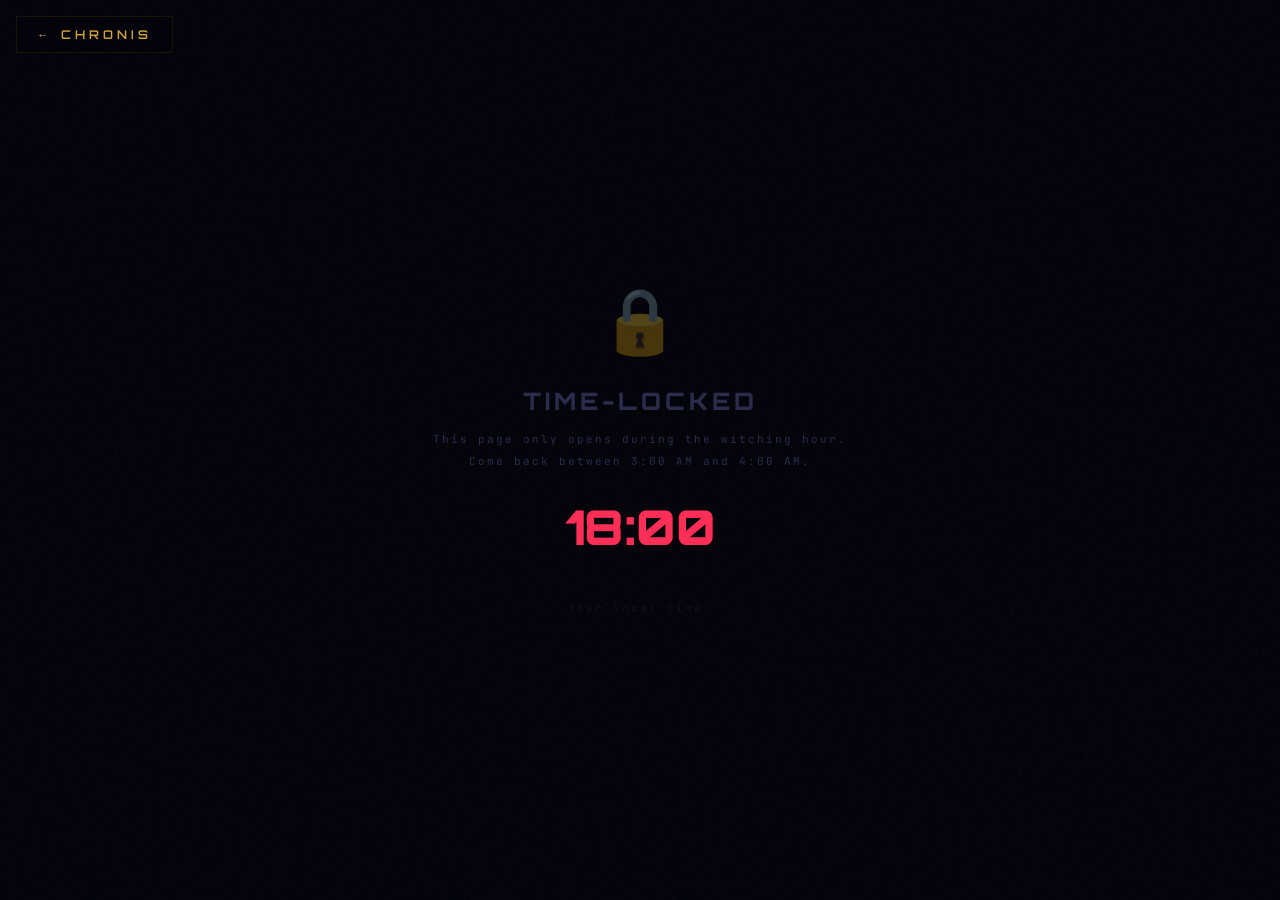
<file: 3am.html>
<!DOCTYPE html>
<html lang="en">
<head>
<meta charset="UTF-8">
<meta name="viewport" content="width=device-width, initial-scale=1.0">
<title>CHRONIS — ???</title>
<link rel="stylesheet" href="shared.css">
<style>
.locked-screen{min-height:100vh;display:flex;align-items:center;justify-content:center;flex-direction:column;text-align:center;padding:40px}
.locked-icon{font-size:64px;margin-bottom:24px;opacity:.3}
.locked-title{font-family:'Orbitron',sans-serif;font-size:24px;font-weight:800;letter-spacing:4px;color:var(--text-muted);margin-bottom:12px}
.locked-sub{font-family:'JetBrains Mono',monospace;font-size:11px;letter-spacing:2px;color:var(--text-muted);line-height:2}
.locked-time{font-family:'Orbitron',sans-serif;font-size:48px;font-weight:900;color:var(--red);margin:24px 0;animation:blink-slow 2s infinite}
@keyframes blink-slow{0%,80%,100%{opacity:1}90%{opacity:.3}}
.unlocked-screen{display:none;min-height:100vh;padding:80px 24px;max-width:700px;margin:0 auto}
.unlocked-screen.show{display:block}
.witching-header{text-align:center;margin-bottom:48px}
.witching-title{font-family:'Orbitron',sans-serif;font-size:clamp(24px,5vw,36px);font-weight:900;letter-spacing:4px;color:var(--red);animation:glitch-red 5s infinite}
@keyframes glitch-red{0%,93%,100%{text-shadow:none}94%{text-shadow:-3px 0 var(--cyan),3px 0 var(--red)}96%{text-shadow:3px 0 var(--gold),-3px 0 var(--red)}}
.witching-sub{font-family:'JetBrains Mono',monospace;font-size:10px;color:var(--text-muted);letter-spacing:3px;margin-top:8px}
.transmission{background:rgba(255,45,85,.03);border:1px solid rgba(255,45,85,.15);padding:28px;margin-bottom:20px;font-family:'JetBrains Mono',monospace;font-size:12px;line-height:2;color:var(--text-dim)}
.transmission .speaker{color:var(--red);font-weight:700}
.transmission .corrupted{color:var(--text-muted);font-style:italic}
.transmission .important{color:var(--gold)}
.final-code{text-align:center;margin-top:48px;font-family:'JetBrains Mono',monospace;font-size:10px;color:var(--red);letter-spacing:3px;animation:blink-slow 3s infinite}
</style>
</head>
<body>
<div class="grain"></div>
<a href="index.html" class="back-btn"><span class="arrow">←</span> CHRONIS</a>

<div class="locked-screen" id="lockedScreen">
  <div class="locked-icon">🔒</div>
  <div class="locked-title">TIME-LOCKED</div>
  <div class="locked-sub">This page only opens during the witching hour.<br>Come back between 3:00 AM and 4:00 AM.</div>
  <div class="locked-time" id="currentTime">--:--</div>
  <div class="locked-sub" style="margin-top:16px;opacity:.3">Your local time.</div>
</div>

<div class="unlocked-screen" id="unlockedScreen">
  <div class="witching-header">
    <div class="witching-title">THE WITCHING HOUR</div>
    <div class="witching-sub">3:00 AM — TEMPORAL BARRIERS WEAKENED</div>
  </div>

  <div class="transmission">
    <span class="speaker">[INTERCEPTED — 03:00:00]</span><br><br>
    The barriers between timelines are thinnest at 3 AM. Always have been. The Chronis hums louder. Watson's watch spins faster. And Chaos... Chaos goes quiet.<br><br>
    That's how you know something is wrong. When Chaos stops laughing.
  </div>

  <div class="transmission">
    <span class="speaker">[WATSON — 03:17:42]</span><br><br>
    <span class="important">"I can hear her at 3 AM. Every night. Same time. Same frequency.</span><br><br>
    It's not words. It's more like... a feeling. Like someone pressing their hand against glass from the other side. She's there. In the space between timelines.<br><br>
    The watch does something at this hour that it doesn't do any other time. The hands move in a pattern I've never seen. Like it's trying to show me coordinates to a place that doesn't exist yet."
  </div>

  <div class="transmission">
    <span class="speaker">[KRONII — 03:33:33]</span><br><br>
    "I hate this hour. Time doesn't behave. It folds. Loops. Runs sideways.<br><br>
    Watson thinks she can use this window to reach ΩΩ-1. She might be right. The temporal resistance drops by <span class="important">94.7%</span> between 3:00 and 3:59.<br><br>
    But what comes through isn't always what you expect. Sometimes the timelines bleed. And what bleeds through...<br><br>
    <span class="corrupted">[TRANSMISSION INTERRUPTED]</span>
  </div>

  <div class="transmission">
    <span class="speaker">[UNKNOWN SOURCE — 03:47:11]</span><br><br>
    <span class="corrupted">she's building the door</span><br>
    <span class="corrupted">from the inside</span><br>
    <span class="corrupted">brick by brick</span><br>
    <span class="corrupted">memory by memory</span><br><br>
    <span class="important">every amelia who remembers her is a brick</span><br>
    <span class="important">every timeline that carries her frequency is mortar</span><br><br>
    <span class="corrupted">the door is almost finished</span><br>
    <span class="corrupted">but doors open both ways</span>
  </div>

  <div class="final-code">DOSSIER CODE: WITCHINGHOUR</div>
</div>

<script>
function checkTime(){
  const h=new Date().getHours();
  const m=new Date().getMinutes();
  document.getElementById('currentTime').textContent=
    String(h).padStart(2,'0')+':'+String(m).padStart(2,'0');
  if(h===3){
    document.getElementById('lockedScreen').style.display='none';
    document.getElementById('unlockedScreen').classList.add('show');
  }
}
checkTime();setInterval(checkTime,10000);
// Secret: typing "3am" unlocks it regardless of time
let keys='';
document.addEventListener('keydown',e=>{
  keys+=e.key.toLowerCase();
  if(keys.includes('3am')||keys.includes('witching')){
    document.getElementById('lockedScreen').style.display='none';
    document.getElementById('unlockedScreen').classList.add('show');
  }
  if(keys.length>20)keys=keys.slice(-10);
});
</script>
</body>
</html>
</file>
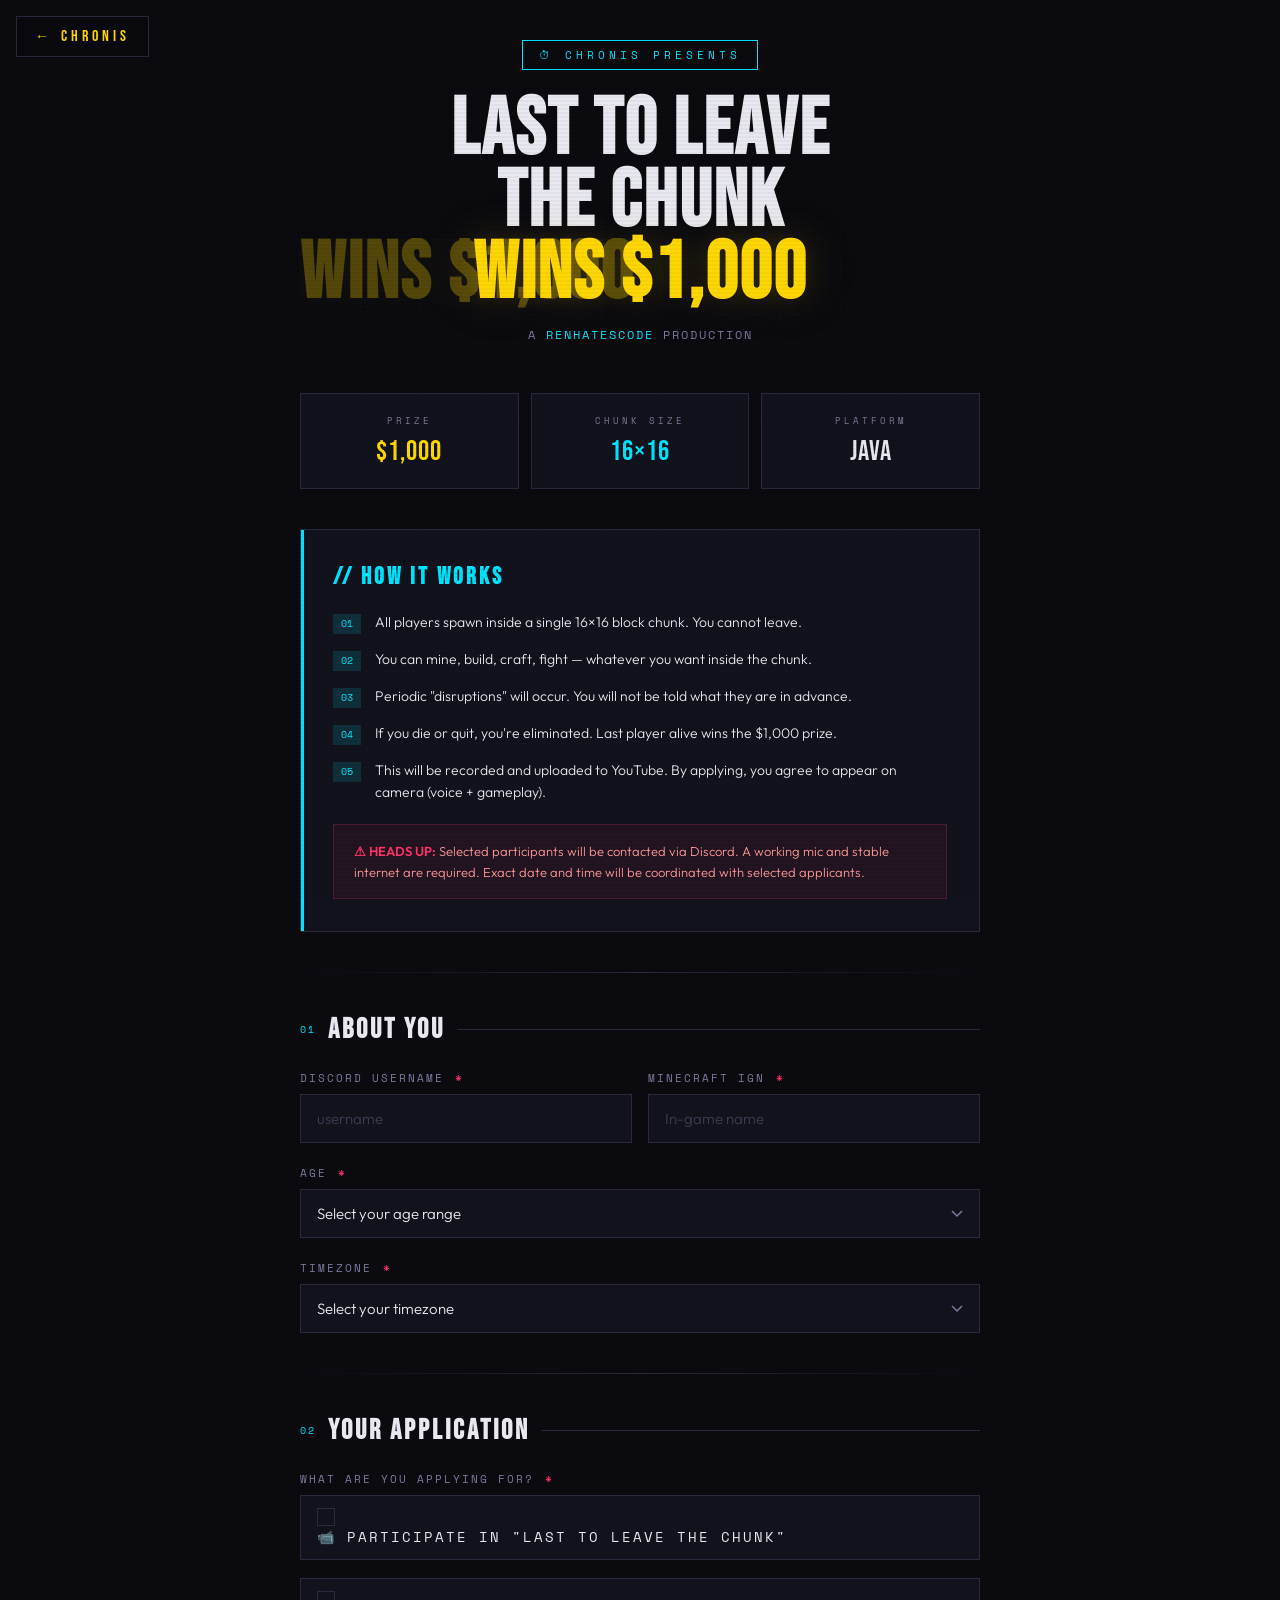
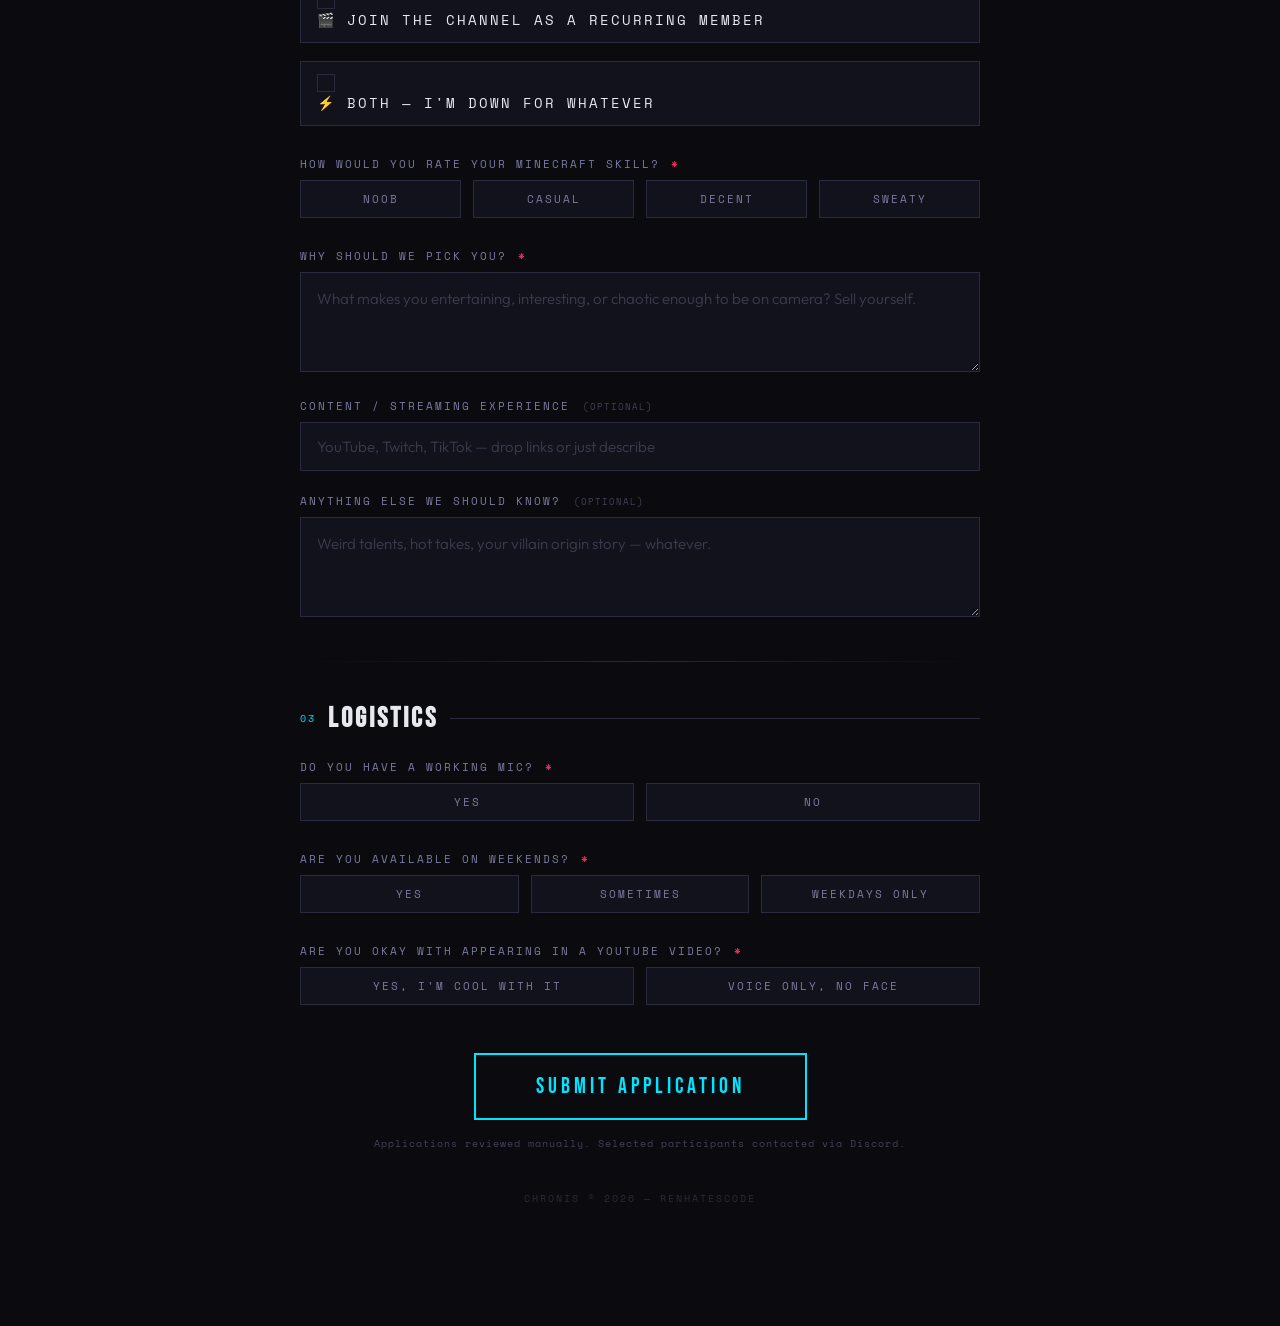
<file: apply.html>
<!DOCTYPE html>
<html lang="en">
<head>
<meta charset="UTF-8">
<meta name="viewport" content="width=device-width, initial-scale=1.0">
<title>CHRONIS — Last To Leave The Chunk</title>
<link href="https://fonts.googleapis.com/css2?family=Bebas+Neue&family=Space+Mono:wght@400;700&family=Outfit:wght@300;400;500;600;700&display=swap" rel="stylesheet">
<style>
  :root {
    --bg: #0a0a0f;
    --surface: #12121c;
    --surface-2: #1a1a2e;
    --border: #2a2a3e;
    --accent: #00e5ff;
    --accent-dim: #00e5ff22;
    --accent-glow: #00e5ff44;
    --gold: #ffd700;
    --gold-dim: #ffd70022;
    --text: #e8e8f0;
    --text-dim: #7a7a9e;
    --danger: #ff3366;
    --success: #00ff88;
  }

  * { margin: 0; padding: 0; box-sizing: border-box; }

  .back-btn {
    position: fixed;
    top: 16px;
    left: 16px;
    z-index: 100;
    display: flex;
    align-items: center;
    gap: 8px;
    font-family: 'Bebas Neue', sans-serif;
    font-size: 16px;
    letter-spacing: 4px;
    color: var(--gold);
    text-decoration: none;
    padding: 10px 18px;
    background: rgba(10, 10, 15, 0.85);
    backdrop-filter: blur(12px);
    border: 1px solid var(--border);
    transition: border-color 0.3s, background 0.3s;
  }

  .back-btn:hover {
    border-color: var(--gold);
    background: rgba(10, 10, 15, 0.95);
  }

  .back-btn .arrow {
    font-size: 14px;
    transition: transform 0.3s;
  }

  .back-btn:hover .arrow { transform: translateX(-4px); }

  body {
    background: var(--bg);
    color: var(--text);
    font-family: 'Outfit', sans-serif;
    min-height: 100vh;
    overflow-x: hidden;
  }

  /* Scanline overlay */
  body::after {
    content: '';
    position: fixed;
    inset: 0;
    background: repeating-linear-gradient(
      0deg,
      transparent,
      transparent 2px,
      rgba(0, 0, 0, 0.03) 2px,
      rgba(0, 0, 0, 0.03) 4px
    );
    pointer-events: none;
    z-index: 1000;
  }

  /* Grid background */
  .grid-bg {
    position: fixed;
    inset: 0;
    background-image:
      linear-gradient(var(--border) 1px, transparent 1px),
      linear-gradient(90deg, var(--border) 1px, transparent 1px);
    background-size: 60px 60px;
    opacity: 0.07;
    pointer-events: none;
  }

  /* Floating particles */
  .particles {
    position: fixed;
    inset: 0;
    pointer-events: none;
    overflow: hidden;
  }

  .particle {
    position: absolute;
    width: 2px;
    height: 2px;
    background: var(--accent);
    border-radius: 50%;
    opacity: 0;
    animation: float-up 8s infinite;
  }

  @keyframes float-up {
    0% { opacity: 0; transform: translateY(100vh) scale(0); }
    10% { opacity: 0.6; }
    90% { opacity: 0.6; }
    100% { opacity: 0; transform: translateY(-10vh) scale(1); }
  }

  .container {
    max-width: 720px;
    margin: 0 auto;
    padding: 40px 20px 80px;
    position: relative;
    z-index: 1;
  }

  /* Header */
  .header {
    text-align: center;
    margin-bottom: 50px;
    position: relative;
  }

  .header-tag {
    display: inline-block;
    font-family: 'Space Mono', monospace;
    font-size: 11px;
    letter-spacing: 4px;
    text-transform: uppercase;
    color: var(--accent);
    border: 1px solid var(--accent);
    padding: 6px 16px;
    margin-bottom: 24px;
    position: relative;
    animation: tag-pulse 3s ease-in-out infinite;
  }

  @keyframes tag-pulse {
    0%, 100% { box-shadow: 0 0 0px var(--accent-dim); }
    50% { box-shadow: 0 0 20px var(--accent-dim); }
  }

  .header h1 {
    font-family: 'Bebas Neue', sans-serif;
    font-size: clamp(48px, 10vw, 80px);
    line-height: 0.9;
    letter-spacing: 2px;
    margin-bottom: 8px;
    position: relative;
  }

  .header h1 .line1 { color: var(--text); }
  .header h1 .line2 { color: var(--text); }
  .header h1 .line3 {
    color: var(--gold);
    text-shadow: 0 0 30px var(--gold-dim), 0 0 60px var(--gold-dim);
    position: relative;
  }

  .header h1 .line3::after {
    content: 'WINS $1,000';
    position: absolute;
    left: 0;
    top: 0;
    color: var(--gold);
    opacity: 0.3;
    animation: glitch-text 4s infinite;
    clip-path: inset(0 0 0 0);
  }

  @keyframes glitch-text {
    0%, 95%, 100% { transform: translate(0); clip-path: inset(0 0 100% 0); }
    96% { transform: translate(-3px, 1px); clip-path: inset(20% 0 40% 0); }
    97% { transform: translate(3px, -1px); clip-path: inset(60% 0 10% 0); }
    98% { transform: translate(-1px, 2px); clip-path: inset(40% 0 30% 0); }
  }

  .header-sub {
    font-family: 'Space Mono', monospace;
    font-size: 12px;
    color: var(--text-dim);
    letter-spacing: 2px;
    margin-top: 16px;
  }

  .header-sub span { color: var(--accent); }

  /* Event info cards */
  .info-grid {
    display: grid;
    grid-template-columns: repeat(3, 1fr);
    gap: 12px;
    margin-bottom: 40px;
  }

  .info-card {
    background: var(--surface);
    border: 1px solid var(--border);
    padding: 20px 16px;
    text-align: center;
    position: relative;
    overflow: hidden;
    transition: border-color 0.3s, transform 0.2s;
  }

  .info-card:hover {
    border-color: var(--accent);
    transform: translateY(-2px);
  }

  .info-card::before {
    content: '';
    position: absolute;
    top: 0;
    left: 0;
    right: 0;
    height: 2px;
    background: linear-gradient(90deg, transparent, var(--accent), transparent);
    opacity: 0;
    transition: opacity 0.3s;
  }

  .info-card:hover::before { opacity: 1; }

  .info-card .label {
    font-family: 'Space Mono', monospace;
    font-size: 9px;
    letter-spacing: 3px;
    text-transform: uppercase;
    color: var(--text-dim);
    margin-bottom: 8px;
  }

  .info-card .value {
    font-family: 'Bebas Neue', sans-serif;
    font-size: 28px;
    color: var(--text);
    letter-spacing: 1px;
  }

  .info-card .value.gold { color: var(--gold); }
  .info-card .value.cyan { color: var(--accent); }

  /* Rules section */
  .rules {
    background: var(--surface);
    border: 1px solid var(--border);
    padding: 32px;
    margin-bottom: 40px;
    position: relative;
  }

  .rules::before {
    content: '';
    position: absolute;
    top: 0; left: 0;
    width: 3px;
    height: 100%;
    background: var(--accent);
  }

  .rules h2 {
    font-family: 'Bebas Neue', sans-serif;
    font-size: 24px;
    letter-spacing: 3px;
    color: var(--accent);
    margin-bottom: 20px;
  }

  .rule-item {
    display: flex;
    gap: 14px;
    align-items: flex-start;
    margin-bottom: 14px;
    font-size: 14px;
    line-height: 1.6;
    color: var(--text);
    font-weight: 300;
  }

  .rule-item:last-child { margin-bottom: 0; }

  .rule-num {
    font-family: 'Space Mono', monospace;
    font-size: 10px;
    color: var(--accent);
    background: var(--accent-dim);
    padding: 2px 8px;
    flex-shrink: 0;
    margin-top: 3px;
  }

  .warning-box {
    background: #ff336611;
    border: 1px solid #ff336633;
    padding: 16px 20px;
    margin-top: 20px;
    font-size: 13px;
    color: #ff9999;
    font-weight: 300;
    line-height: 1.6;
  }

  .warning-box strong {
    color: var(--danger);
    font-weight: 600;
  }

  /* Form section */
  .form-section {
    margin-bottom: 20px;
  }

  .section-header {
    display: flex;
    align-items: center;
    gap: 12px;
    margin-bottom: 24px;
  }

  .section-header h2 {
    font-family: 'Bebas Neue', sans-serif;
    font-size: 28px;
    letter-spacing: 3px;
  }

  .section-header .line {
    flex: 1;
    height: 1px;
    background: var(--border);
  }

  .section-header .num {
    font-family: 'Space Mono', monospace;
    font-size: 10px;
    color: var(--accent);
    letter-spacing: 2px;
  }

  .field {
    margin-bottom: 22px;
  }

  .field label {
    display: block;
    font-family: 'Space Mono', monospace;
    font-size: 11px;
    letter-spacing: 2px;
    text-transform: uppercase;
    color: var(--text-dim);
    margin-bottom: 8px;
  }

  .field label .required {
    color: var(--danger);
    margin-left: 2px;
  }

  .field label .optional {
    color: var(--text-dim);
    opacity: 0.5;
    font-size: 9px;
    margin-left: 4px;
    letter-spacing: 1px;
  }

  .field input,
  .field textarea,
  .field select {
    width: 100%;
    background: var(--surface);
    border: 1px solid var(--border);
    color: var(--text);
    font-family: 'Outfit', sans-serif;
    font-size: 15px;
    font-weight: 300;
    padding: 14px 16px;
    outline: none;
    transition: border-color 0.3s, box-shadow 0.3s;
  }

  .field input:focus,
  .field textarea:focus,
  .field select:focus {
    border-color: var(--accent);
    box-shadow: 0 0 0 3px var(--accent-dim);
  }

  .field input::placeholder,
  .field textarea::placeholder {
    color: var(--text-dim);
    opacity: 0.4;
  }

  .field textarea {
    min-height: 100px;
    resize: vertical;
    line-height: 1.6;
  }

  .field select {
    cursor: pointer;
    appearance: none;
    background-image: url("data:image/svg+xml,%3Csvg xmlns='http://www.w3.org/2000/svg' width='12' height='8'%3E%3Cpath d='M1 1l5 5 5-5' stroke='%237a7a9e' fill='none' stroke-width='1.5'/%3E%3C/svg%3E");
    background-repeat: no-repeat;
    background-position: right 16px center;
    padding-right: 40px;
  }

  .field select option {
    background: var(--surface);
    color: var(--text);
  }

  .field-row {
    display: grid;
    grid-template-columns: 1fr 1fr;
    gap: 16px;
  }

  @media (max-width: 500px) {
    .field-row { grid-template-columns: 1fr; }
    .info-grid { grid-template-columns: 1fr; }
  }

  /* Checkbox group */
  .checkbox-group {
    display: flex;
    flex-direction: column;
    gap: 10px;
  }

  .checkbox-item {
    display: flex;
    align-items: center;
    gap: 12px;
    cursor: pointer;
    padding: 12px 16px;
    background: var(--surface);
    border: 1px solid var(--border);
    transition: border-color 0.2s, background 0.2s;
  }

  .checkbox-item:hover {
    border-color: var(--accent);
    background: var(--surface-2);
  }

  .checkbox-item input {
    display: none;
  }

  .checkbox-item .check-box {
    width: 18px;
    height: 18px;
    border: 1px solid var(--border);
    display: flex;
    align-items: center;
    justify-content: center;
    flex-shrink: 0;
    transition: all 0.2s;
  }

  .checkbox-item input:checked + .check-box {
    background: var(--accent);
    border-color: var(--accent);
  }

  .checkbox-item input:checked + .check-box::after {
    content: '✓';
    color: var(--bg);
    font-size: 12px;
    font-weight: 700;
  }

  .checkbox-item .check-label {
    font-size: 14px;
    font-weight: 300;
    color: var(--text);
  }

  /* Radio group */
  .radio-group {
    display: flex;
    gap: 12px;
    flex-wrap: wrap;
  }

  .radio-item {
    cursor: pointer;
    padding: 10px 20px;
    background: var(--surface);
    border: 1px solid var(--border);
    font-size: 14px;
    font-weight: 400;
    color: var(--text-dim);
    transition: all 0.2s;
    flex: 1;
    text-align: center;
    min-width: 100px;
  }

  .radio-item:hover {
    border-color: var(--accent);
    color: var(--text);
  }

  .radio-item input { display: none; }

  .radio-item:has(input:checked) {
    background: var(--accent-dim);
    border-color: var(--accent);
    color: var(--accent);
    font-weight: 600;
  }

  /* Submit */
  .submit-area {
    margin-top: 40px;
    text-align: center;
  }

  .submit-btn {
    font-family: 'Bebas Neue', sans-serif;
    font-size: 22px;
    letter-spacing: 4px;
    padding: 18px 60px;
    background: transparent;
    color: var(--accent);
    border: 2px solid var(--accent);
    cursor: pointer;
    position: relative;
    overflow: hidden;
    transition: all 0.3s;
  }

  .submit-btn::before {
    content: '';
    position: absolute;
    inset: 0;
    background: var(--accent);
    transform: translateX(-101%);
    transition: transform 0.3s;
  }

  .submit-btn:hover::before { transform: translateX(0); }
  .submit-btn:hover { color: var(--bg); }
  .submit-btn span { position: relative; z-index: 1; }

  .submit-note {
    font-family: 'Space Mono', monospace;
    font-size: 10px;
    color: var(--text-dim);
    margin-top: 16px;
    letter-spacing: 1px;
    opacity: 0.5;
  }

  /* Success state */
  .success-state {
    display: none;
    text-align: center;
    padding: 80px 20px;
  }

  .success-state.active { display: block; }

  .success-icon {
    font-size: 64px;
    margin-bottom: 24px;
    animation: success-pop 0.5s cubic-bezier(0.175, 0.885, 0.32, 1.275);
  }

  @keyframes success-pop {
    0% { transform: scale(0); }
    100% { transform: scale(1); }
  }

  .success-state h2 {
    font-family: 'Bebas Neue', sans-serif;
    font-size: 36px;
    letter-spacing: 3px;
    color: var(--success);
    margin-bottom: 12px;
  }

  .success-state p {
    color: var(--text-dim);
    font-weight: 300;
    line-height: 1.8;
    max-width: 400px;
    margin: 0 auto;
  }

  /* Footer */
  .footer {
    text-align: center;
    padding: 40px 20px;
    font-family: 'Space Mono', monospace;
    font-size: 10px;
    color: var(--text-dim);
    letter-spacing: 2px;
    opacity: 0.3;
  }

  /* Divider */
  .divider {
    height: 1px;
    background: linear-gradient(90deg, transparent, var(--border), transparent);
    margin: 40px 0;
  }

  /* Animate in */
  .fade-in {
    opacity: 0;
    transform: translateY(20px);
    animation: fadeUp 0.6s forwards;
  }

  @keyframes fadeUp {
    to { opacity: 1; transform: translateY(0); }
  }

  .fade-in:nth-child(1) { animation-delay: 0.1s; }
  .fade-in:nth-child(2) { animation-delay: 0.2s; }
  .fade-in:nth-child(3) { animation-delay: 0.3s; }
  .fade-in:nth-child(4) { animation-delay: 0.4s; }
  .fade-in:nth-child(5) { animation-delay: 0.5s; }
</style>
</head>
<body>

<a href="index.html" class="back-btn"><span class="arrow">←</span> CHRONIS</a>

<div class="grid-bg"></div>

<div class="particles" id="particles"></div>

<div class="container">

  <div class="header fade-in">
    <div class="header-tag">⏱ CHRONIS PRESENTS</div>
    <h1>
      <div class="line1">LAST TO LEAVE</div>
      <div class="line2">THE CHUNK</div>
      <div class="line3">WINS $1,000</div>
    </h1>
    <div class="header-sub">A <span>RENHATESCODE</span> PRODUCTION</div>
  </div>

  <div class="info-grid fade-in">
    <div class="info-card">
      <div class="label">PRIZE</div>
      <div class="value gold">$1,000</div>
    </div>
    <div class="info-card">
      <div class="label">CHUNK SIZE</div>
      <div class="value cyan">16×16</div>
    </div>
    <div class="info-card">
      <div class="label">PLATFORM</div>
      <div class="value">JAVA</div>
    </div>
  </div>

  <div class="rules fade-in">
    <h2>// HOW IT WORKS</h2>
    <div class="rule-item">
      <span class="rule-num">01</span>
      <span>All players spawn inside a single 16×16 block chunk. You cannot leave.</span>
    </div>
    <div class="rule-item">
      <span class="rule-num">02</span>
      <span>You can mine, build, craft, fight — whatever you want inside the chunk.</span>
    </div>
    <div class="rule-item">
      <span class="rule-num">03</span>
      <span>Periodic "disruptions" will occur. You will not be told what they are in advance.</span>
    </div>
    <div class="rule-item">
      <span class="rule-num">04</span>
      <span>If you die or quit, you're eliminated. Last player alive wins the $1,000 prize.</span>
    </div>
    <div class="rule-item">
      <span class="rule-num">05</span>
      <span>This will be recorded and uploaded to YouTube. By applying, you agree to appear on camera (voice + gameplay).</span>
    </div>
    <div class="warning-box">
      <strong>⚠ HEADS UP:</strong> Selected participants will be contacted via Discord. A working mic and stable internet are required. Exact date and time will be coordinated with selected applicants.
    </div>
  </div>

  <div class="divider"></div>

  <form id="appForm" class="fade-in">

    <div class="form-section">
      <div class="section-header">
        <span class="num">01</span>
        <h2>ABOUT YOU</h2>
        <div class="line"></div>
      </div>

      <div class="field-row">
        <div class="field">
          <label>Discord Username <span class="required">*</span></label>
          <input type="text" id="discord" placeholder="username" required />
        </div>
        <div class="field">
          <label>Minecraft IGN <span class="required">*</span></label>
          <input type="text" id="mc-ign" placeholder="In-game name" required />
        </div>
      </div>

      <div class="field">
        <label>Age <span class="required">*</span></label>
        <select id="age" required>
          <option value="" disabled selected>Select your age range</option>
          <option>Under 16</option>
          <option>16 - 17</option>
          <option>18 - 24</option>
          <option>25+</option>
        </select>
      </div>

      <div class="field">
        <label>Timezone <span class="required">*</span></label>
        <select id="timezone" required>
          <option value="" disabled selected>Select your timezone</option>
          <option>EST / EDT (US Eastern)</option>
          <option>CST / CDT (US Central)</option>
          <option>MST / MDT (US Mountain)</option>
          <option>PST / PDT (US Pacific)</option>
          <option>GMT / BST (UK)</option>
          <option>CET / CEST (Central Europe)</option>
          <option>JST (Japan)</option>
          <option>AEST (Australia Eastern)</option>
          <option>Other</option>
        </select>
      </div>
    </div>

    <div class="divider"></div>

    <div class="form-section">
      <div class="section-header">
        <span class="num">02</span>
        <h2>YOUR APPLICATION</h2>
        <div class="line"></div>
      </div>

      <div class="field">
        <label>What are you applying for? <span class="required">*</span></label>
        <div class="checkbox-group">
          <label class="checkbox-item">
            <input type="checkbox" name="apply-for" value="video" />
            <span class="check-box"></span>
            <span class="check-label">📹 Participate in "Last To Leave The Chunk"</span>
          </label>
          <label class="checkbox-item">
            <input type="checkbox" name="apply-for" value="member" />
            <span class="check-box"></span>
            <span class="check-label">🎬 Join the channel as a recurring member</span>
          </label>
          <label class="checkbox-item">
            <input type="checkbox" name="apply-for" value="both" />
            <span class="check-box"></span>
            <span class="check-label">⚡ Both — I'm down for whatever</span>
          </label>
        </div>
      </div>

      <div class="field">
        <label>How would you rate your Minecraft skill? <span class="required">*</span></label>
        <div class="radio-group">
          <label class="radio-item">
            <input type="radio" name="skill" value="noob" />
            Noob
          </label>
          <label class="radio-item">
            <input type="radio" name="skill" value="casual" />
            Casual
          </label>
          <label class="radio-item">
            <input type="radio" name="skill" value="decent" />
            Decent
          </label>
          <label class="radio-item">
            <input type="radio" name="skill" value="sweaty" />
            Sweaty
          </label>
        </div>
      </div>

      <div class="field">
        <label>Why should we pick you? <span class="required">*</span></label>
        <textarea id="pitch" placeholder="What makes you entertaining, interesting, or chaotic enough to be on camera? Sell yourself." required></textarea>
      </div>

      <div class="field">
        <label>Content / streaming experience <span class="optional">(OPTIONAL)</span></label>
        <input type="text" id="experience" placeholder="YouTube, Twitch, TikTok — drop links or just describe" />
      </div>

      <div class="field">
        <label>Anything else we should know? <span class="optional">(OPTIONAL)</span></label>
        <textarea id="extra" placeholder="Weird talents, hot takes, your villain origin story — whatever."></textarea>
      </div>
    </div>

    <div class="divider"></div>

    <div class="form-section">
      <div class="section-header">
        <span class="num">03</span>
        <h2>LOGISTICS</h2>
        <div class="line"></div>
      </div>

      <div class="field">
        <label>Do you have a working mic? <span class="required">*</span></label>
        <div class="radio-group">
          <label class="radio-item">
            <input type="radio" name="mic" value="yes" />
            Yes
          </label>
          <label class="radio-item">
            <input type="radio" name="mic" value="no" />
            No
          </label>
        </div>
      </div>

      <div class="field">
        <label>Are you available on weekends? <span class="required">*</span></label>
        <div class="radio-group">
          <label class="radio-item">
            <input type="radio" name="weekend" value="yes" />
            Yes
          </label>
          <label class="radio-item">
            <input type="radio" name="weekend" value="sometimes" />
            Sometimes
          </label>
          <label class="radio-item">
            <input type="radio" name="weekend" value="no" />
            Weekdays only
          </label>
        </div>
      </div>

      <div class="field">
        <label>Are you okay with appearing in a YouTube video? <span class="required">*</span></label>
        <div class="radio-group">
          <label class="radio-item">
            <input type="radio" name="consent" value="yes" />
            Yes, I'm cool with it
          </label>
          <label class="radio-item">
            <input type="radio" name="consent" value="voice-only" />
            Voice only, no face
          </label>
        </div>
      </div>
    </div>

    <div class="submit-area">
      <button type="submit" class="submit-btn">
        <span>SUBMIT APPLICATION</span>
      </button>
      <div class="submit-note">Applications reviewed manually. Selected participants contacted via Discord.</div>
    </div>

  </form>

  <div class="success-state" id="successState">
    <div class="success-icon">⏱</div>
    <h2>APPLICATION RECEIVED</h2>
    <p>Your application has been submitted. If selected, you'll be contacted via Discord. Keep an eye on your DMs.</p>
    <div style="margin-top: 24px; font-family: 'Space Mono', monospace; font-size: 10px; color: var(--text-dim); letter-spacing: 2px;">
      THE CHRONIS IS WATCHING
    </div>
  </div>

  <div class="footer">
    CHRONIS © 2026 — RENHATESCODE
  </div>

</div>

<script>
  // ============================================
  // PASTE YOUR DISCORD WEBHOOK URL BELOW
  // ============================================
  const WEBHOOK_URL = 'https://ptb.discord.com/api/webhooks/1495556754388287569/LB4C8mDg9Q9I8a0d8dxkiiSBZ2kLYXgmM7Rsy7yuDQW0f_MUOQ9b35UGsG21UU_F1K9E';
  // ============================================

  // Particles
  const container = document.getElementById('particles');
  for (let i = 0; i < 30; i++) {
    const p = document.createElement('div');
    p.className = 'particle';
    p.style.left = Math.random() * 100 + '%';
    p.style.animationDelay = Math.random() * 8 + 's';
    p.style.animationDuration = (6 + Math.random() * 6) + 's';
    container.appendChild(p);
  }

  // Collect form data and send to Discord
  document.getElementById('appForm').addEventListener('submit', async function(e) {
    e.preventDefault();

    const btn = this.querySelector('.submit-btn');
    const btnText = btn.querySelector('span');
    const originalText = btnText.textContent;
    btnText.textContent = 'SUBMITTING...';
    btn.style.pointerEvents = 'none';
    btn.style.opacity = '0.5';

    // Gather values
    const discord = document.getElementById('discord').value.trim();
    const mcIgn = document.getElementById('mc-ign').value.trim();
    const age = document.getElementById('age').value;
    const timezone = document.getElementById('timezone').value;
    const pitch = document.getElementById('pitch').value.trim();
    const experience = document.getElementById('experience').value.trim() || 'N/A';
    const extra = document.getElementById('extra').value.trim() || 'N/A';

    // Checkboxes
    const applyFor = [...document.querySelectorAll('input[name="apply-for"]:checked')]
      .map(cb => {
        const labels = { video: '📹 Video Participant', member: '🎬 Channel Member', both: '⚡ Both' };
        return labels[cb.value] || cb.value;
      }).join(', ') || 'None selected';

    // Radio buttons
    const skill = document.querySelector('input[name="skill"]:checked')?.value || 'Not selected';
    const mic = document.querySelector('input[name="mic"]:checked')?.value || 'Not selected';
    const weekend = document.querySelector('input[name="weekend"]:checked')?.value || 'Not selected';
    const consent = document.querySelector('input[name="consent"]:checked')?.value || 'Not selected';

    const skillEmojis = { noob: '🟢 Noob', casual: '🟡 Casual', decent: '🟠 Decent', sweaty: '🔴 Sweaty' };
    const micEmojis = { yes: '✅ Yes', no: '❌ No' };
    const weekendLabels = { yes: '✅ Yes', sometimes: '⚠️ Sometimes', no: '❌ Weekdays only' };
    const consentLabels = { yes: '✅ Full (voice + face)', 'voice-only': '🎙️ Voice only' };

    // Build Discord embed
    const payload = {
      embeds: [{
        title: '⏱ NEW APPLICATION',
        color: 0x00e5ff,
        fields: [
          { name: '👤 Discord', value: discord, inline: true },
          { name: '⛏️ Minecraft IGN', value: mcIgn, inline: true },
          { name: '📅 Age', value: age, inline: true },
          { name: '🌍 Timezone', value: timezone, inline: true },
          { name: '🎯 Applying For', value: applyFor, inline: true },
          { name: '💪 Skill Level', value: skillEmojis[skill] || skill, inline: true },
          { name: '📝 Pitch', value: pitch.substring(0, 1024) },
          { name: '🎥 Content Experience', value: experience.substring(0, 1024) },
          { name: '💬 Extra Info', value: extra.substring(0, 1024) },
          { name: '🎙️ Has Mic', value: micEmojis[mic] || mic, inline: true },
          { name: '📆 Weekend Availability', value: weekendLabels[weekend] || weekend, inline: true },
          { name: '📹 Video Consent', value: consentLabels[consent] || consent, inline: true },
        ],
        footer: { text: 'CHRONIS Application System' },
        timestamp: new Date().toISOString()
      }]
    };

    try {
      const res = await fetch(WEBHOOK_URL, {
        method: 'POST',
        headers: { 'Content-Type': 'application/json' },
        body: JSON.stringify(payload)
      });

      if (res.ok || res.status === 204) {
        this.style.display = 'none';
        document.querySelector('.form-section:nth-of-type(1)').previousElementSibling?.remove();
        const success = document.getElementById('successState');
        success.classList.add('active');
        window.scrollTo({ top: 0, behavior: 'smooth' });
      } else {
        throw new Error(`Status: ${res.status}`);
      }
    } catch (err) {
      console.error('Submission error:', err);
      btnText.textContent = 'ERROR — TRY AGAIN';
      btn.style.opacity = '1';
      btn.style.pointerEvents = 'auto';
      btn.style.borderColor = '#ff3366';
      btn.style.color = '#ff3366';
      setTimeout(() => {
        btnText.textContent = originalText;
        btn.style.borderColor = '';
        btn.style.color = '';
      }, 3000);
    }
  });
</script>

</body>
</html>
</file>
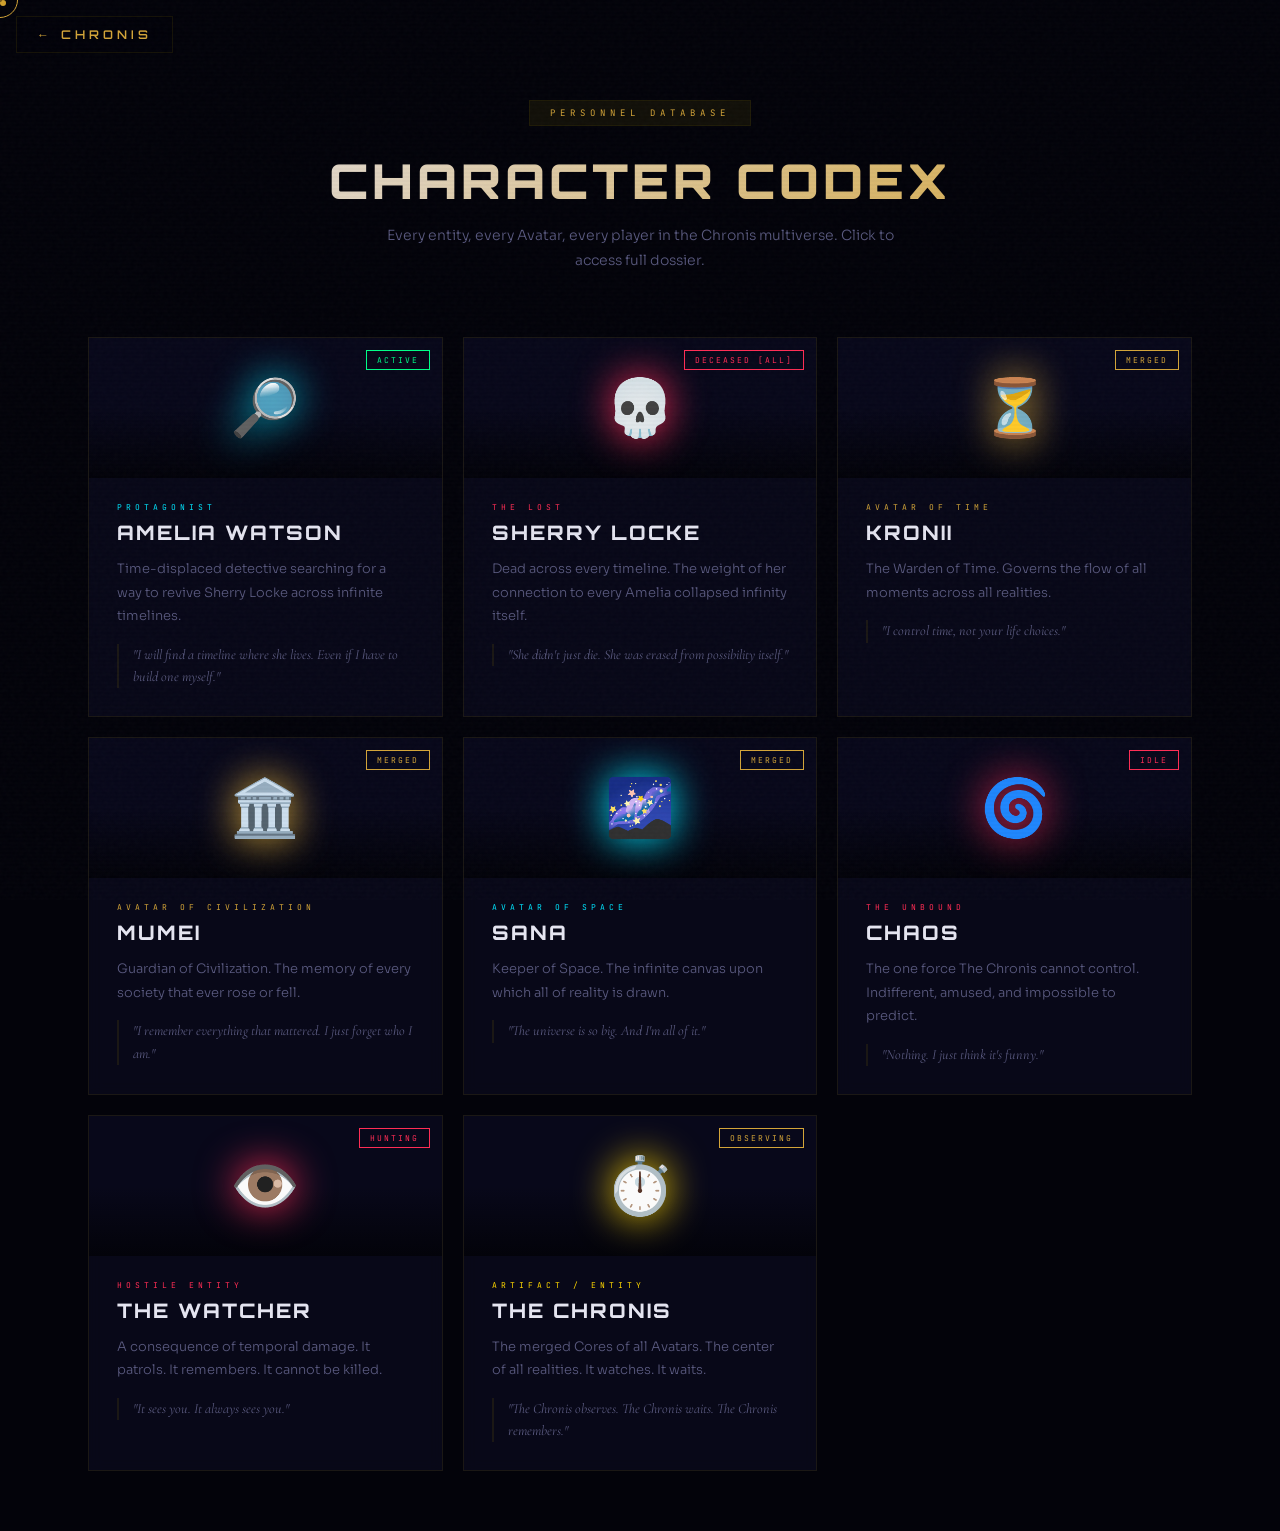
<file: codex.html>
<!DOCTYPE html>
<html lang="en">
<head>
<meta charset="UTF-8">
<meta name="viewport" content="width=device-width, initial-scale=1.0">
<title>CHRONIS — Character Codex</title>
<link rel="stylesheet" href="shared.css">
<style>
.codex-grid{display:grid;grid-template-columns:repeat(auto-fill,minmax(280px,1fr));gap:20px;margin-top:48px}
.char-card{background:var(--surface);border:1px solid var(--border);padding:0;overflow:hidden;transition:all .5s;backdrop-filter:blur(8px);cursor:pointer;position:relative}
.char-card:hover{border-color:var(--border-hover);transform:translateY(-6px);box-shadow:0 24px 60px rgba(0,0,0,.5)}
.char-card::before{content:'';position:absolute;top:0;left:0;right:0;height:2px;background:linear-gradient(90deg,var(--accent,var(--gold)),transparent);opacity:0;transition:opacity .4s}
.char-card:hover::before{opacity:1}
.char-banner{height:140px;background:var(--bg2);display:flex;align-items:center;justify-content:center;position:relative;overflow:hidden}
.char-banner::after{content:'';position:absolute;inset:0;background:linear-gradient(to bottom,transparent 50%,var(--bg) 100%)}
.char-symbol{font-size:56px;position:relative;z-index:1;filter:drop-shadow(0 0 20px var(--accent,var(--gold-glow)))}
.char-body{padding:24px 28px 28px}
.char-domain{font-family:'JetBrains Mono',monospace;font-size:8px;letter-spacing:4px;text-transform:uppercase;margin-bottom:8px}
.char-name{font-family:'Orbitron',sans-serif;font-size:20px;font-weight:800;letter-spacing:2px;margin-bottom:12px}
.char-desc{font-size:13px;font-weight:300;line-height:1.8;color:var(--text-dim);margin-bottom:16px}
.char-quote{font-family:'Cormorant Garamond',serif;font-size:14px;font-style:italic;color:var(--text-dim);border-left:2px solid var(--border);padding-left:14px;line-height:1.6}
.char-status{font-family:'JetBrains Mono',monospace;font-size:8px;letter-spacing:2px;padding:4px 10px;border:1px solid;position:absolute;top:12px;right:12px;z-index:2}

/* Detail modal */
.char-modal{display:none;position:fixed;inset:0;z-index:9999;background:rgba(0,0,0,.94);align-items:center;justify-content:center;padding:40px;overflow-y:auto}
.char-modal.active{display:flex}
.char-modal-inner{max-width:650px;width:100%;background:var(--bg2);border:1px solid var(--border-hover);position:relative;max-height:85vh;overflow-y:auto}
.char-modal-inner::before{content:'';position:absolute;top:0;left:0;right:0;height:3px;background:linear-gradient(90deg,var(--gold),var(--cyan))}
.char-modal-banner{height:200px;display:flex;align-items:center;justify-content:center;position:relative;background:radial-gradient(circle at 50% 80%,rgba(255,215,0,.05),transparent 60%)}
.char-modal-banner .char-symbol{font-size:80px}
.char-modal-body{padding:32px 40px 40px}
.modal-close{position:absolute;top:16px;right:16px;background:none;border:none;color:var(--text-dim);font-size:24px;cursor:pointer;z-index:2;transition:color .3s;width:40px;height:40px;display:flex;align-items:center;justify-content:center}
.modal-close:hover{color:var(--text)}
.modal-domain{font-family:'JetBrains Mono',monospace;font-size:9px;letter-spacing:4px;margin-bottom:6px;text-transform:uppercase}
.modal-name{font-family:'Orbitron',sans-serif;font-size:28px;font-weight:900;letter-spacing:3px;margin-bottom:20px}
.modal-stats{display:grid;grid-template-columns:1fr 1fr;gap:12px;margin-bottom:24px}
.modal-stat{background:var(--surface);padding:14px;border:1px solid var(--border)}
.modal-stat-label{font-family:'JetBrains Mono',monospace;font-size:7px;letter-spacing:3px;color:var(--text-muted);text-transform:uppercase;margin-bottom:4px}
.modal-stat-val{font-family:'Orbitron',sans-serif;font-size:13px;font-weight:600;letter-spacing:1px}
.modal-lore{font-size:14px;font-weight:300;line-height:2;color:var(--text);margin-bottom:20px}
.modal-lore strong{color:var(--gold);font-weight:500}
.modal-lore em{color:var(--cyan)}
.modal-quote{font-family:'Cormorant Garamond',serif;font-size:20px;font-style:italic;color:var(--gold);text-align:center;padding:20px 0;border-top:1px solid var(--border);border-bottom:1px solid var(--border);margin:24px 0;line-height:1.6}
.modal-relations{margin-top:20px}
.modal-relations h4{font-family:'Orbitron',sans-serif;font-size:11px;letter-spacing:3px;color:var(--text-dim);margin-bottom:12px}
.relation-tag{display:inline-block;font-family:'JetBrains Mono',monospace;font-size:9px;letter-spacing:1px;padding:6px 14px;border:1px solid var(--border);margin:4px;color:var(--text-dim);transition:all .3s}
.relation-tag:hover{border-color:var(--gold);color:var(--gold)}
</style>
</head>
<body>
<div class="grain"></div>
<div class="scanlines"></div>
<div class="cursor-dot" id="cursorDot"></div>
<div class="cursor-ring" id="cursorRing"></div>
<div class="page-transition" id="pageTransition"></div>
<a href="index.html" class="back-btn"><span class="arrow">←</span> CHRONIS</a>

<div class="container-wide">
  <div class="pg-header rv">
    <div class="pg-badge gold">PERSONNEL DATABASE</div>
    <h1 class="pg-title">CHARACTER CODEX</h1>
    <p class="pg-sub">Every entity, every Avatar, every player in the Chronis multiverse. Click to access full dossier.</p>
  </div>
  <div class="codex-grid" id="codexGrid"></div>
</div>

<div class="char-modal" id="charModal">
  <div class="char-modal-inner" id="charModalInner"></div>
</div>

<script>
const CHARACTERS=[
  {id:'watson',symbol:'🔎',name:'AMELIA WATSON',domain:'PROTAGONIST',domainColor:'var(--cyan)',status:'ACTIVE',statusColor:'var(--green)',
   desc:'Time-displaced detective searching for a way to revive Sherry Locke across infinite timelines.',
   quote:'"I will find a timeline where she lives. Even if I have to build one myself."',
   lore:'Amelia Watson is the anchor of the Chronis series — the protagonist whose journey connects every game, every timeline, and every fractured reality.\n\nArmed with a pocket watch of unknown origin, she can navigate between timelines independently of The Chronis. This ability is unique and unexplained. Kronii herself cannot read the watch.\n\nShe has visited <strong>2,847 timelines</strong>. Sherry Locke is dead in all of them. But in Timeline ΩΩ-1 — a timeline that doesn\'t exist yet — the readings are different.\n\nSarcastic, resourceful, and <em>haunted by what she\'s lost</em>. She carries the weight of infinite failure and refuses to stop.',
   bigQuote:'"Every loop is a lesson. Every failure is data. I\'m not giving up — I\'m calibrating."',
   stats:{Role:'Lead Protagonist',Alignment:'Chaotic Good',Weapon:'Pocket Watch',Status:'Searching'},
   relations:['Sherry Locke','Kronii','Mumei','Sana','Chaos','The Chronis']},
  {id:'sherry',symbol:'💀',name:'SHERRY LOCKE',domain:'THE LOST',domainColor:'var(--red)',status:'DECEASED [ALL]',statusColor:'var(--red)',
   desc:'Dead across every timeline. The weight of her connection to every Amelia collapsed infinity itself.',
   quote:'"She didn\'t just die. She was erased from possibility itself."',
   lore:'Sherry Locke was Amelia Watson\'s closest companion across every known reality. Not a romantic partner — something deeper. A <strong>universal constant</strong>. In every timeline where Amelia existed, Sherry existed beside her.\n\nThis was the problem.\n\nThe multiverse could not sustain infinite identical connections. Every Amelia bonded to every Sherry created a paradox of <em>infinite weight</em>. Reality buckled. Infinity collapsed.\n\nSherry was the cost.\n\nBut her frequency remains — a residual signal pulsing at <strong>396 Hz</strong> in the background radiation of all observed timelines. She is not alive. She is not silent. She is <em>resonating</em>.',
   bigQuote:'"Tell Amelia I heard her. Every version."',
   stats:{Role:'Catalyst',Status:'Deceased — All Timelines',Signal:'396 Hz Residual',Connection:'Universal Constant'},
   relations:['Amelia Watson','The Great Coincidence','Timeline ΩΩ-1']},
  {id:'kronii',symbol:'⏳',name:'KRONII',domain:'AVATAR OF TIME',domainColor:'var(--gold)',status:'MERGED',statusColor:'var(--gold)',
   desc:'The Warden of Time. Governs the flow of all moments across all realities.',
   quote:'"I control time, not your life choices."',
   lore:'Kronii is Time itself — the tick of every clock, the aging of every star, the decay of every empire. She governs the temporal integrity of the multiverse.\n\nHer Core was the <strong>first to be offered</strong> to The Convergence. She understood what it meant before anyone else. Sacrificing individual sovereignty for the stability of all reality.\n\nPersonality: <em>Narcissistic (lovingly), deadpan, savage, perfectionist, perpetually tired.</em>\n\nShe maintains awareness of all temporal anomalies and has expressed growing concern about Watson\'s pocket watch — an artifact that operates on principles that <strong>predate her domain</strong>.',
   bigQuote:'"Time doesn\'t flow. It vibrates. I am that vibration."',
   stats:{Domain:'Time',Title:'Warden of Time',Core:'Merged into The Chronis',Frequency:'110 Hz'},
   relations:['The Chronis','Mumei','Sana','Amelia Watson','Chaos']},
  {id:'mumei',symbol:'🏛️',name:'MUMEI',domain:'AVATAR OF CIVILIZATION',domainColor:'var(--gold)',status:'MERGED',statusColor:'var(--gold)',
   desc:'Guardian of Civilization. The memory of every society that ever rose or fell.',
   quote:'"I remember everything that mattered. I just forget who I am."',
   lore:'Mumei is the collective memory of <strong>every civilization</strong> — every fire lit, every city built, every empire that crumbled to dust.\n\nHer Core carries the weight of sapient history. Every idea, every invention, every act of creation and destruction.\n\nBut memory is a burden. She remembers the exact moment every civilization chose to destroy itself, yet sometimes <em>forgets her own name</em>.\n\nHer contribution to The Convergence was the most emotionally complex — she didn\'t just sacrifice power. She sacrificed <strong>the memory of what power felt like</strong>.',
   bigQuote:'"Civilizations don\'t fall. They forget why they stood."',
   stats:{Domain:'Civilization',Title:'Guardian of Civilization',Core:'Merged into The Chronis',Burden:'Collective Memory'},
   relations:['The Chronis','Kronii','Sana','Amelia Watson']},
  {id:'sana',symbol:'🌌',name:'SANA',domain:'AVATAR OF SPACE',domainColor:'var(--cyan)',status:'MERGED',statusColor:'var(--gold)',
   desc:'Keeper of Space. The infinite canvas upon which all of reality is drawn.',
   quote:'"The universe is so big. And I\'m all of it."',
   lore:'Sana is Space itself — every star, every void, every distance between two points. The infinite canvas upon which reality paints existence.\n\nHer Core was the <strong>largest of all Avatar fragments</strong>. When it merged into The Chronis, the universe briefly contracted — as if reality itself flinched.\n\nShe sees everything at once. Every galaxy, every atom, every hidden corner of every dimension. It is beautiful. And <em>overwhelming</em>.\n\nUnlike Kronii\'s focused governance, Sana\'s domain is passive — she doesn\'t control space, she <strong>is</strong> space. Her sacrifice in The Convergence was total.',
   bigQuote:'"Distance is an illusion. Everything is touching everything else. You just can\'t feel it."',
   stats:{Domain:'Space',Title:'Keeper of Space',Core:'Merged (Largest Fragment)',Scale:'Infinite'},
   relations:['The Chronis','Kronii','Mumei','The Convergence']},
  {id:'chaos',symbol:'🌀',name:'CHAOS',domain:'THE UNBOUND',domainColor:'var(--red)',status:'IDLE',statusColor:'var(--red)',
   desc:'The one force The Chronis cannot control. Indifferent, amused, and impossible to predict.',
   quote:'"Nothing. I just think it\'s funny."',
   lore:'Chaos is not a villain. Chaos is not an ally. Chaos simply <em>is</em>.\n\nShe exists outside the framework of order, reality, and reason that The Chronis governs. She was not part of The Convergence. She was not invited. She wouldn\'t have come anyway.\n\nShe cannot be controlled, predicted, or contained. She pokes holes in timelines for fun. She watches Watson search for Sherry with what might be sympathy, or might be entertainment. With Chaos, you can\'t tell.\n\nKronii describes her as <em>"annoyingly omnipresent"</em> and <em>"the reason I have headaches across four timelines simultaneously."</em>',
   bigQuote:'"Rules are suggestions. Physics is a hobby. Reality is a rough draft. I\'m the editor."',
   stats:{Domain:'None (Unbound)',Threat:'Undefined',Allegiance:'None',Frequency:'741 Hz (Unstable)'},
   relations:['The Chronis','Kronii','Amelia Watson','Everyone (involuntarily)']},
  {id:'watcher',symbol:'👁️',name:'THE WATCHER',domain:'HOSTILE ENTITY',domainColor:'var(--red)',status:'HUNTING',statusColor:'var(--red)',
   desc:'A consequence of temporal damage. It patrols. It remembers. It cannot be killed.',
   quote:'"It sees you. It always sees you."',
   lore:'The Watcher is the primary antagonist of <strong>Case 404: The Watson Incident</strong>. It is not a creature, ghost, or demon. It is a <em>consequence</em>.\n\nWatson\'s repeated time loops in a single location caused structural damage to that reality. The Watcher is the manifestation of that damage — reality\'s immune response to a foreign presence.\n\nEvery time Watson loops, it gets stronger. Every time the building resets, <strong>it remembers more</strong>.\n\nIt patrols the shifting apartment building, drawn to sound and movement. It cannot be killed. Only avoided.\n\nIt is growing smarter.',
   bigQuote:'"You can hide. But you can\'t hide from what you\'ve already broken."',
   stats:{Origin:'Case 404 Anomaly',Type:'Temporal Consequence',Threat:'EXTREME',Weakness:'None Known'},
   relations:['Amelia Watson','Case 404','The Apartment']},
  {id:'chronis-entity',symbol:'⏱️',name:'THE CHRONIS',domain:'ARTIFACT / ENTITY',domainColor:'var(--gold-bright)',status:'OBSERVING',statusColor:'var(--gold)',
   desc:'The merged Cores of all Avatars. The center of all realities. It watches. It waits.',
   quote:'"The Chronis observes. The Chronis waits. The Chronis remembers."',
   lore:'When the Avatars merged their Cores — fragments of Time, Space, Civilization, and every other pillar of existence — into a single object, The Chronis was born.\n\nIt is simultaneously an <strong>artifact</strong> and an <strong>entity</strong>. It has awareness but not personality. It has power but chooses restraint. It governs all realities, all timelines, all dimensions.\n\n<em>All except Chaos.</em>\n\nThe Chronis hums at <strong>55 Hz</strong> — the base frequency of reality itself. It does not intervene unless the balance demands it. Watson\'s search for Sherry has not yet triggered intervention.\n\nBut the hum is getting louder.',
   bigQuote:'"It was not created. It was inevitable."',
   stats:{Type:'Merged Avatar Cores',Power:'Absolute (minus Chaos)',Frequency:'55 Hz',Status:'Observing'},
   relations:['Kronii','Mumei','Sana','Amelia Watson','Chaos','All Realities']},
];

const grid=document.getElementById('codexGrid');
CHARACTERS.forEach((c,i)=>{
  const card=document.createElement('div');
  card.className='char-card rv rv-d'+(Math.min(i%4+1,4));
  card.style.setProperty('--accent',c.domainColor);
  card.innerHTML=`
    <div class="char-banner"><span class="char-symbol">${c.symbol}</span></div>
    <span class="char-status" style="color:${c.statusColor};border-color:${c.statusColor}">${c.status}</span>
    <div class="char-body">
      <div class="char-domain" style="color:${c.domainColor}">${c.domain}</div>
      <div class="char-name">${c.name}</div>
      <div class="char-desc">${c.desc}</div>
      <div class="char-quote">${c.quote}</div>
    </div>`;
  card.onclick=()=>openChar(c);
  grid.appendChild(card);
});

function openChar(c){
  const m=document.getElementById('charModal');
  const inner=document.getElementById('charModalInner');
  let statsHTML='';
  for(const[k,v] of Object.entries(c.stats)){
    statsHTML+=`<div class="modal-stat"><div class="modal-stat-label">${k}</div><div class="modal-stat-val" style="color:${c.domainColor}">${v}</div></div>`;
  }
  let relHTML=c.relations.map(r=>`<span class="relation-tag">${r}</span>`).join('');
  inner.innerHTML=`
    <button class="modal-close" onclick="closeChar()">✕</button>
    <div class="char-modal-banner" style="background:radial-gradient(circle at 50% 80%,${c.domainColor.replace(')',',0.08)')},transparent 60%)">
      <span class="char-symbol">${c.symbol}</span>
    </div>
    <div class="char-modal-body">
      <div class="modal-domain" style="color:${c.domainColor}">${c.domain}</div>
      <h2 class="modal-name">${c.name}</h2>
      <div class="modal-stats">${statsHTML}</div>
      <div class="modal-lore">${c.lore.replace(/\n/g,'<br><br>')}</div>
      <div class="modal-quote">${c.bigQuote}</div>
      <div class="modal-relations"><h4>CONNECTIONS</h4>${relHTML}</div>
    </div>`;
  m.classList.add('active');
}
function closeChar(){document.getElementById('charModal').classList.remove('active')}
document.getElementById('charModal').addEventListener('click',e=>{if(e.target===document.getElementById('charModal'))closeChar()});
document.addEventListener('keydown',e=>{if(e.key==='Escape')closeChar()});
</script>
<script src="shared.js"></script>
</body>
</html>
</file>
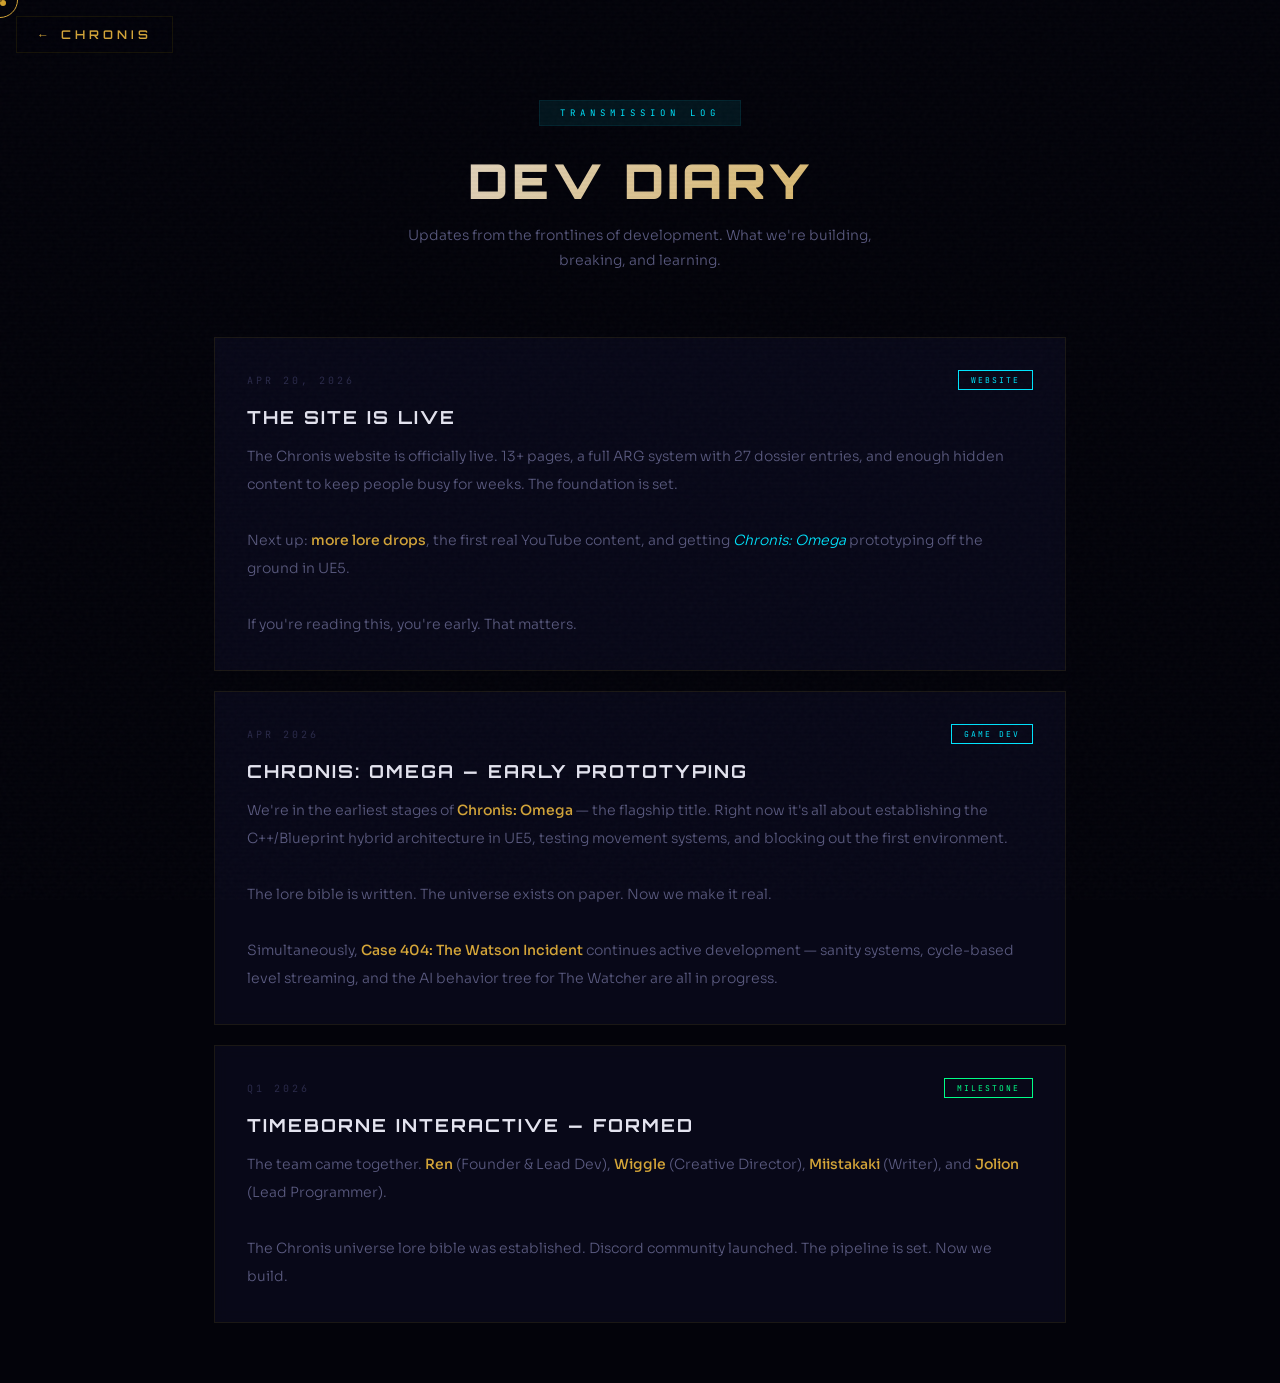
<file: devlog.html>
<!DOCTYPE html>
<html lang="en">
<head>
<meta charset="UTF-8">
<meta name="viewport" content="width=device-width, initial-scale=1.0">
<title>CHRONIS — Dev Diary</title>
<link rel="stylesheet" href="shared.css">
<style>
.devlog-list{margin-top:48px;display:flex;flex-direction:column;gap:20px}
.devlog-entry{background:var(--surface);border:1px solid var(--border);padding:32px;backdrop-filter:blur(8px);transition:all .4s;position:relative}
.devlog-entry:hover{border-color:var(--border-hover)}
.devlog-entry::before{content:'';position:absolute;left:0;top:0;bottom:0;width:3px;background:var(--gold);transform:scaleY(0);transition:transform .3s;transform-origin:top}
.devlog-entry:hover::before{transform:scaleY(1)}
.devlog-meta{display:flex;justify-content:space-between;align-items:center;margin-bottom:16px;flex-wrap:wrap;gap:8px}
.devlog-date{font-family:'JetBrains Mono',monospace;font-size:10px;letter-spacing:3px;color:var(--text-muted)}
.devlog-tag{font-family:'JetBrains Mono',monospace;font-size:8px;letter-spacing:2px;padding:4px 12px;border:1px solid}
.devlog-title{font-family:'Orbitron',sans-serif;font-size:18px;font-weight:700;letter-spacing:2px;margin-bottom:14px}
.devlog-body{font-size:14px;font-weight:300;line-height:2;color:var(--text-dim)}
.devlog-body strong{color:var(--gold);font-weight:500}
.devlog-body em{color:var(--cyan)}
.devlog-divider{height:1px;background:var(--border);margin:12px 0}
.empty-note{text-align:center;padding:60px;font-family:'JetBrains Mono',monospace;font-size:11px;color:var(--text-muted);letter-spacing:2px;border:1px dashed var(--border);margin-top:48px}
</style>
</head>
<body>
<div class="grain"></div>
<div class="scanlines"></div>
<div class="cursor-dot" id="cursorDot"></div>
<div class="cursor-ring" id="cursorRing"></div>
<div class="page-transition" id="pageTransition"></div>
<a href="index.html" class="back-btn"><span class="arrow">←</span> CHRONIS</a>

<div class="container">
  <div class="pg-header rv">
    <div class="pg-badge">TRANSMISSION LOG</div>
    <h1 class="pg-title">DEV DIARY</h1>
    <p class="pg-sub">Updates from the frontlines of development. What we're building, breaking, and learning.</p>
  </div>

  <!--
    ====================================
    HOW TO ADD A NEW DEV LOG ENTRY:
    Copy a devlog-entry block and paste
    it at the TOP of the devlog-list div.
    Newest entries should be first.
    ====================================
  -->

  <div class="devlog-list">
    <div class="devlog-entry rv">
      <div class="devlog-meta">
        <span class="devlog-date">APR 20, 2026</span>
        <span class="devlog-tag tag-dev">WEBSITE</span>
      </div>
      <div class="devlog-title">THE SITE IS LIVE</div>
      <div class="devlog-body">
        The Chronis website is officially live. 13+ pages, a full ARG system with 27 dossier entries, and enough hidden content to keep people busy for weeks. The foundation is set.<br><br>
        Next up: <strong>more lore drops</strong>, the first real YouTube content, and getting <em>Chronis: Omega</em> prototyping off the ground in UE5.<br><br>
        If you're reading this, you're early. That matters.
      </div>
    </div>

    <div class="devlog-entry rv rv-d1">
      <div class="devlog-meta">
        <span class="devlog-date">APR 2026</span>
        <span class="devlog-tag tag-dev">GAME DEV</span>
      </div>
      <div class="devlog-title">CHRONIS: OMEGA — EARLY PROTOTYPING</div>
      <div class="devlog-body">
        We're in the earliest stages of <strong>Chronis: Omega</strong> — the flagship title. Right now it's all about establishing the C++/Blueprint hybrid architecture in UE5, testing movement systems, and blocking out the first environment.<br><br>
        The lore bible is written. The universe exists on paper. Now we make it real.<br><br>
        Simultaneously, <strong>Case 404: The Watson Incident</strong> continues active development — sanity systems, cycle-based level streaming, and the AI behavior tree for The Watcher are all in progress.
      </div>
    </div>

    <div class="devlog-entry rv rv-d2">
      <div class="devlog-meta">
        <span class="devlog-date">Q1 2026</span>
        <span class="devlog-tag tag-done">MILESTONE</span>
      </div>
      <div class="devlog-title">TIMEBORNE INTERACTIVE — FORMED</div>
      <div class="devlog-body">
        The team came together. <strong>Ren</strong> (Founder & Lead Dev), <strong>Wiggle</strong> (Creative Director), <strong>Miistakaki</strong> (Writer), and <strong>Jolion</strong> (Lead Programmer).<br><br>
        The Chronis universe lore bible was established. Discord community launched. The pipeline is set. Now we build.
      </div>
    </div>
  </div>
</div>

<script src="shared.js"></script>
</body>
</html>
</file>
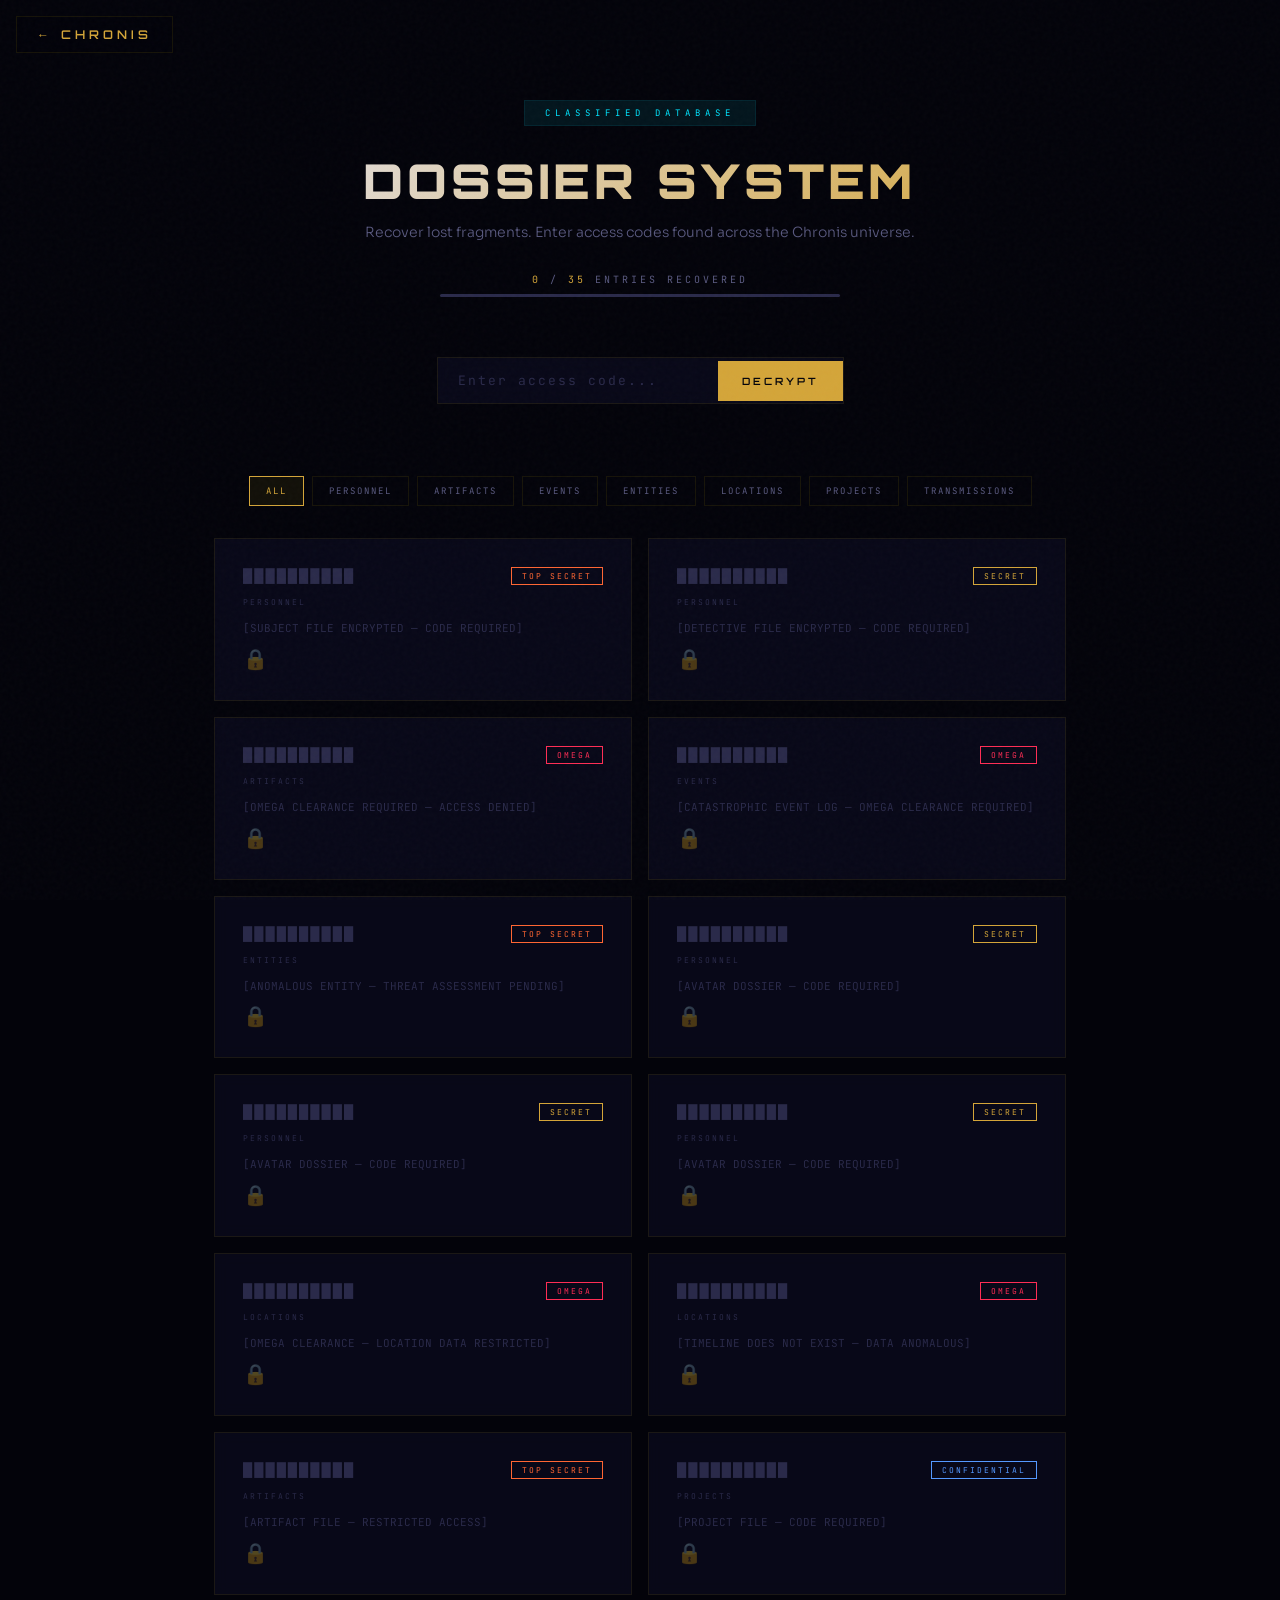
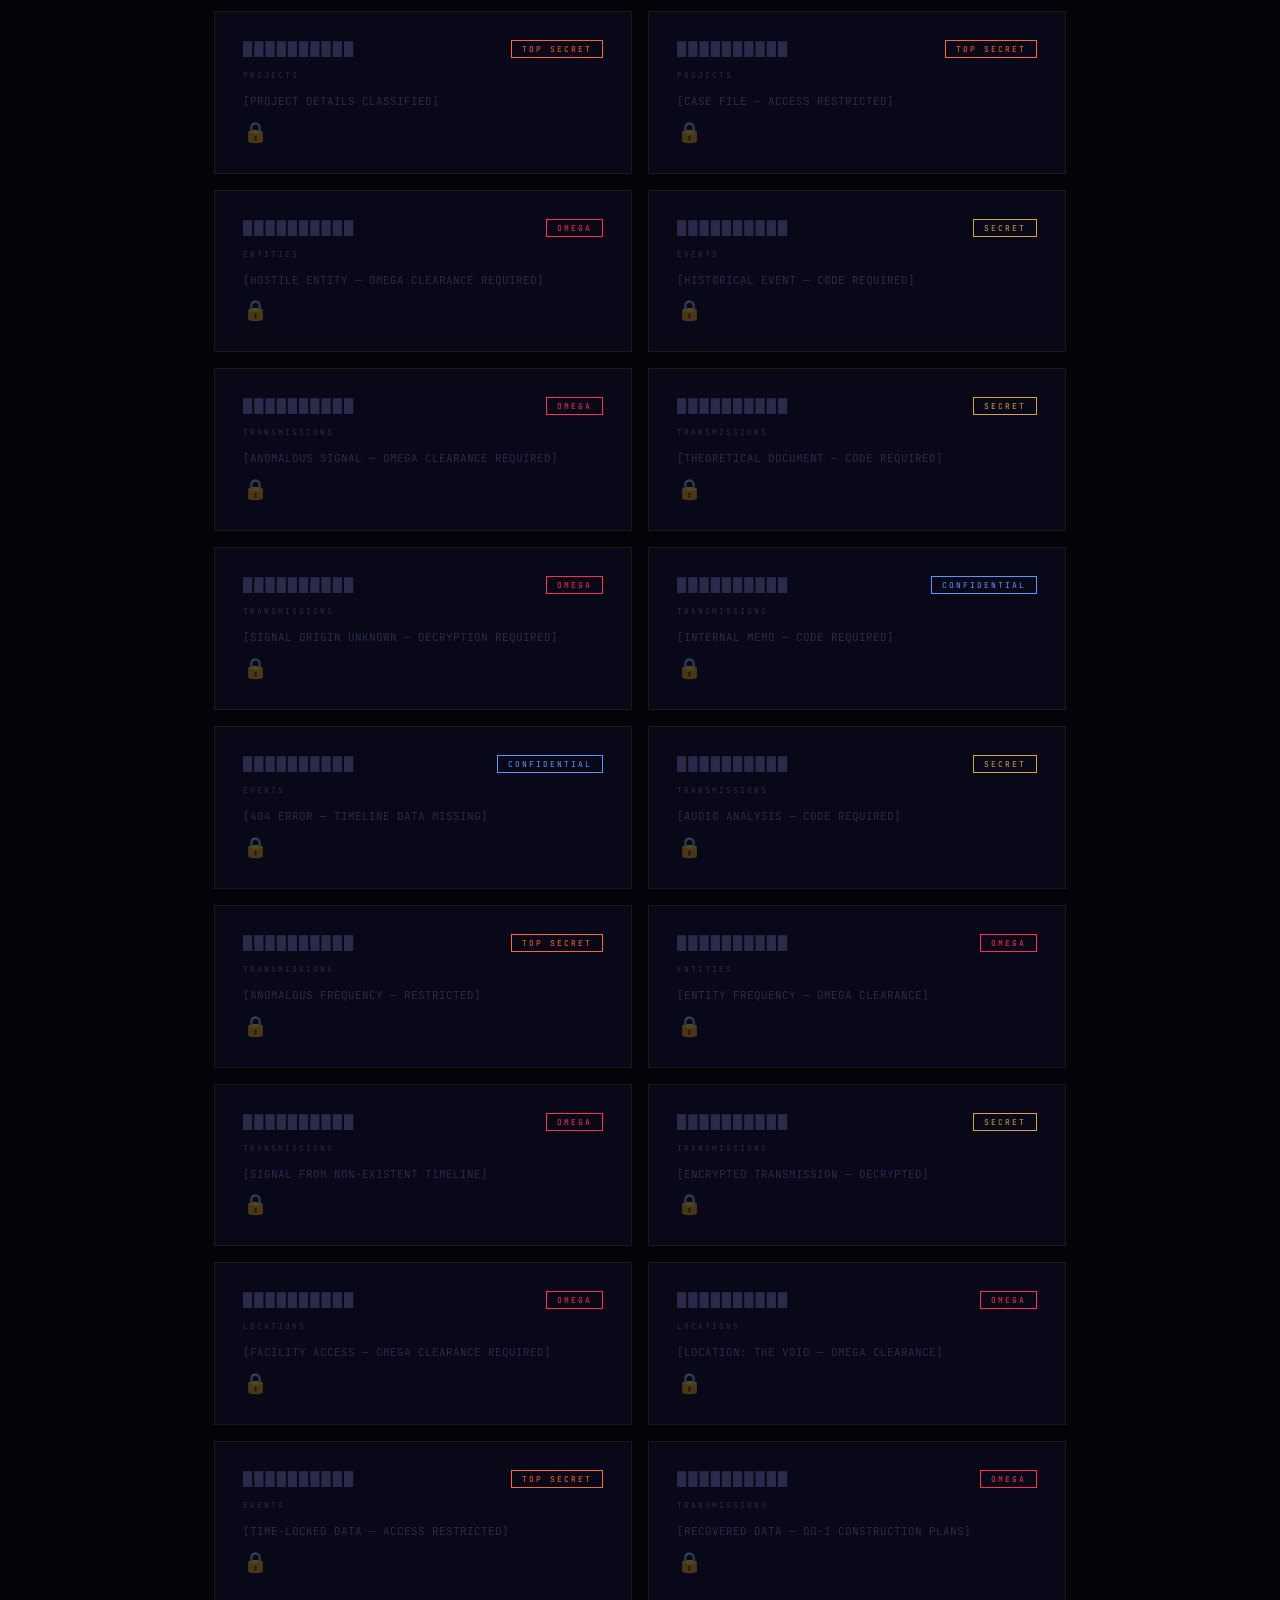
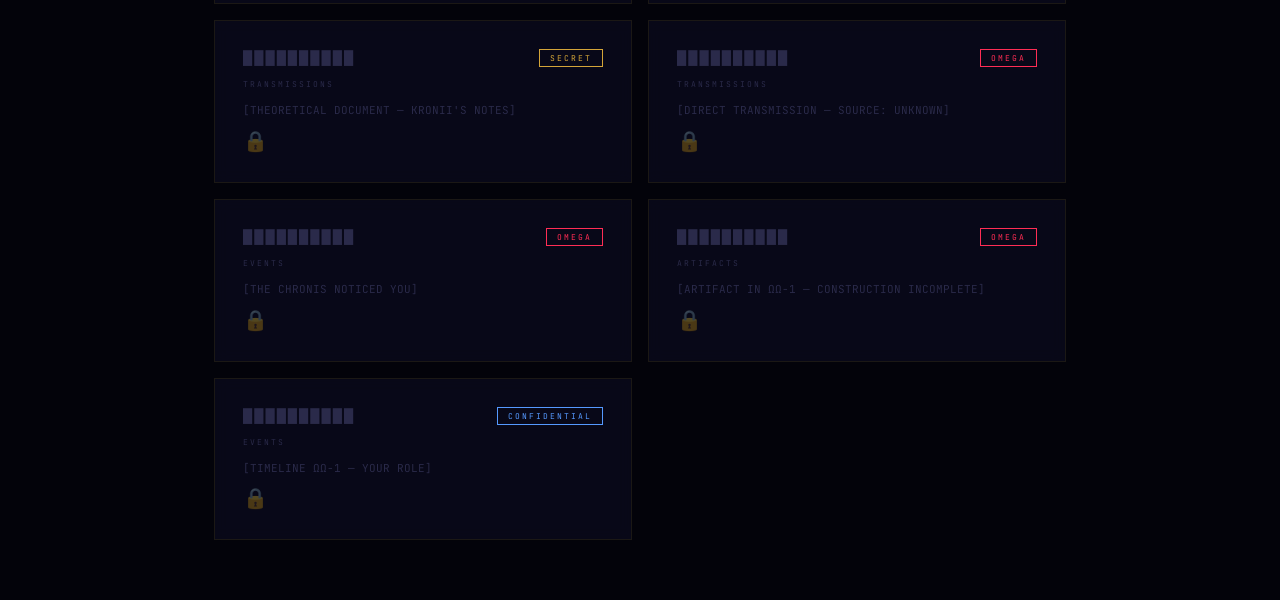
<file: dossier.html>
<!DOCTYPE html>
<html lang="en">
<head>
<meta charset="UTF-8">
<meta name="viewport" content="width=device-width, initial-scale=1.0">
<title>CHRONIS — Dossier System</title>
<link rel="preconnect" href="https://fonts.googleapis.com">
<link href="https://fonts.googleapis.com/css2?family=Orbitron:wght@400;500;600;700;800;900&family=JetBrains+Mono:wght@300;400;500;700&family=Sora:wght@200;300;400;500;600&display=swap" rel="stylesheet">
<style>
:root{
  --bg:#03030a;--surface:rgba(12,12,30,0.7);--surface-solid:#0c0c1e;
  --border:rgba(255,215,0,0.08);--border-hover:rgba(255,215,0,0.25);
  --gold:#d4a539;--gold-bright:#ffd700;--gold-dim:rgba(255,215,0,0.06);--gold-glow:rgba(255,215,0,0.15);
  --cyan:#00e5ff;--cyan-dim:rgba(0,229,255,0.08);
  --red:#ff2d55;--green:#00ff88;
  --text:#e4e4f0;--text-dim:#5a5a80;--text-muted:#2a2a4a;
}
*{margin:0;padding:0;box-sizing:border-box}
body{background:var(--bg);color:var(--text);font-family:'Sora',sans-serif;min-height:100vh}
::-webkit-scrollbar{width:4px}::-webkit-scrollbar-track{background:var(--bg)}::-webkit-scrollbar-thumb{background:var(--gold);border-radius:2px}
a{color:inherit;text-decoration:none}

.back-btn{position:fixed;top:16px;left:16px;z-index:100;display:flex;align-items:center;gap:8px;font-family:'Orbitron',sans-serif;font-size:12px;font-weight:600;letter-spacing:4px;color:var(--gold);padding:10px 20px;background:rgba(3,3,10,.9);backdrop-filter:blur(12px);border:1px solid var(--border);transition:all .3s}
.back-btn:hover{border-color:var(--gold)}
.back-btn .arrow{transition:transform .3s}
.back-btn:hover .arrow{transform:translateX(-4px)}

.grain{position:fixed;inset:0;pointer-events:none;z-index:997;opacity:.025;background-image:url("data:image/svg+xml,%3Csvg viewBox='0 0 256 256' xmlns='http://www.w3.org/2000/svg'%3E%3Cfilter id='n'%3E%3CfeTurbulence type='fractalNoise' baseFrequency='.85' numOctaves='4' stitchTiles='stitch'/%3E%3C/filter%3E%3Crect width='100%25' height='100%25' filter='url(%23n)'/%3E%3C/svg%3E")}

.container{max-width:900px;margin:0 auto;padding:100px 24px 60px}

/* HEADER */
.dos-header{text-align:center;margin-bottom:60px}
.dos-badge{display:inline-flex;align-items:center;gap:8px;font-family:'JetBrains Mono',monospace;font-size:9px;letter-spacing:5px;color:var(--cyan);border:1px solid var(--cyan-dim);padding:6px 20px;margin-bottom:24px;text-transform:uppercase;background:var(--cyan-dim)}
.dos-title{font-family:'Orbitron',sans-serif;font-size:clamp(32px,6vw,48px);font-weight:900;letter-spacing:4px;background:linear-gradient(135deg,var(--text),var(--gold));-webkit-background-clip:text;-webkit-text-fill-color:transparent;margin-bottom:12px}
.dos-sub{font-size:14px;color:var(--text-dim);font-weight:300}

/* PROGRESS BAR */
.progress-wrap{max-width:400px;margin:32px auto 0;text-align:center}
.progress-label{font-family:'JetBrains Mono',monospace;font-size:10px;letter-spacing:3px;color:var(--text-dim);margin-bottom:8px}
.progress-label span{color:var(--gold)}
.progress-bar{height:3px;background:var(--text-muted);border-radius:2px;overflow:hidden}
.progress-fill{height:100%;background:linear-gradient(90deg,var(--gold),var(--cyan));transition:width .6s cubic-bezier(.16,1,.3,1);border-radius:2px}

/* CODE INPUT */
.code-section{text-align:center;margin:40px 0}
.code-wrap{display:inline-flex;align-items:center;gap:0;border:1px solid var(--border);background:var(--surface);backdrop-filter:blur(8px);overflow:hidden;transition:border-color .3s}
.code-wrap:focus-within{border-color:var(--gold)}
.code-input{background:none;border:none;color:var(--text);font-family:'JetBrains Mono',monospace;font-size:13px;letter-spacing:2px;padding:14px 20px;outline:none;width:280px;text-transform:uppercase}
.code-input::placeholder{color:var(--text-muted);text-transform:none}
.code-btn{font-family:'Orbitron',sans-serif;font-size:10px;font-weight:600;letter-spacing:3px;padding:14px 24px;background:var(--gold);color:var(--bg);border:none;cursor:pointer;transition:all .3s}
.code-btn:hover{background:var(--gold-bright)}
.code-msg{font-family:'JetBrains Mono',monospace;font-size:11px;margin-top:12px;min-height:20px;transition:color .3s}
.code-msg.success{color:var(--green)}.code-msg.fail{color:var(--red)}.code-msg.dupe{color:var(--text-dim)}

/* FILTER TABS */
.filter-tabs{display:flex;flex-wrap:wrap;gap:8px;margin-bottom:32px;justify-content:center}
.filter-tab{font-family:'JetBrains Mono',monospace;font-size:9px;letter-spacing:2px;padding:8px 16px;border:1px solid var(--border);background:none;color:var(--text-dim);cursor:pointer;transition:all .3s;text-transform:uppercase}
.filter-tab:hover{border-color:var(--text-dim);color:var(--text)}
.filter-tab.active{border-color:var(--gold);color:var(--gold);background:var(--gold-dim)}

/* DOSSIER GRID */
.dos-grid{display:grid;grid-template-columns:1fr 1fr;gap:16px}
@media(max-width:700px){.dos-grid{grid-template-columns:1fr}}

.dos-card{background:var(--surface);border:1px solid var(--border);padding:28px;position:relative;overflow:hidden;transition:all .4s;backdrop-filter:blur(8px);cursor:default}
.dos-card.unlocked{cursor:pointer}
.dos-card.unlocked:hover{border-color:var(--border-hover);transform:translateY(-4px)}
.dos-card::before{content:'';position:absolute;top:0;left:0;right:0;height:2px;background:linear-gradient(90deg,var(--gold),transparent);opacity:0;transition:opacity .4s}
.dos-card.unlocked:hover::before{opacity:1}

.dos-card-head{display:flex;justify-content:space-between;align-items:flex-start;margin-bottom:12px;gap:8px}
.dos-card-title{font-family:'Orbitron',sans-serif;font-size:13px;font-weight:700;letter-spacing:2px}
.dos-card.locked .dos-card-title{color:var(--text-muted)}
.dos-card.unlocked .dos-card-title{color:var(--text)}

.dos-class{font-family:'JetBrains Mono',monospace;font-size:8px;letter-spacing:2px;padding:3px 10px;border:1px solid;white-space:nowrap;flex-shrink:0}
.class-CONFIDENTIAL{color:#5599ff;border-color:#5599ff!important}
.class-SECRET{color:var(--gold);border-color:var(--gold)!important}
.class-TOP-SECRET{color:#ff6633;border-color:#ff6633!important}
.class-OMEGA{color:var(--red);border-color:var(--red)!important;animation:blink-tag 3s infinite}
@keyframes blink-tag{0%,92%,100%{opacity:1}96%{opacity:.2}}

.dos-cat{font-family:'JetBrains Mono',monospace;font-size:8px;letter-spacing:2px;color:var(--text-muted);margin-bottom:12px;text-transform:uppercase}

.dos-card.locked .dos-preview{font-family:'JetBrains Mono',monospace;font-size:11px;color:var(--text-muted);line-height:1.8}
.dos-card.unlocked .dos-preview{font-size:13px;color:var(--text-dim);font-weight:300;line-height:1.8}

.dos-lock-icon{font-size:20px;opacity:.3;margin-top:8px}

/* EXPANDED VIEW */
.dos-modal{display:none;position:fixed;inset:0;z-index:9999;background:rgba(0,0,0,.92);align-items:center;justify-content:center;padding:40px}
.dos-modal.active{display:flex}
.dos-modal-inner{max-width:600px;width:100%;max-height:80vh;overflow-y:auto;background:#080818;border:1px solid var(--border-hover);padding:40px;position:relative}
.dos-modal-inner::before{content:'';position:absolute;top:0;left:0;right:0;height:2px;background:linear-gradient(90deg,var(--gold),var(--cyan))}
.modal-close{position:absolute;top:16px;right:16px;background:none;border:none;color:var(--text-dim);font-size:20px;cursor:pointer;transition:color .3s}
.modal-close:hover{color:var(--text)}
.modal-class{font-family:'JetBrains Mono',monospace;font-size:9px;letter-spacing:3px;margin-bottom:8px}
.modal-title{font-family:'Orbitron',sans-serif;font-size:22px;font-weight:800;letter-spacing:3px;color:var(--gold);margin-bottom:8px}
.modal-cat{font-family:'JetBrains Mono',monospace;font-size:9px;letter-spacing:2px;color:var(--text-muted);margin-bottom:24px;text-transform:uppercase}
.modal-body{font-size:14px;font-weight:300;line-height:2;color:var(--text);white-space:pre-line}
.modal-body strong{color:var(--gold);font-weight:500}
.modal-body em{color:var(--cyan)}
.modal-hint{margin-top:24px;padding-top:16px;border-top:1px solid var(--border);font-family:'JetBrains Mono',monospace;font-size:10px;color:var(--text-muted);font-style:italic}
</style>
</head>
<body>
<a href="index.html" class="back-btn"><span class="arrow">←</span> CHRONIS</a>
<div class="grain"></div>

<div class="container">
  <div class="dos-header">
    <div class="dos-badge">CLASSIFIED DATABASE</div>
    <h1 class="dos-title">DOSSIER SYSTEM</h1>
    <p class="dos-sub">Recover lost fragments. Enter access codes found across the Chronis universe.</p>
    <div class="progress-wrap">
      <div class="progress-label"><span id="unlockCount">0</span> / <span id="totalCount">0</span> ENTRIES RECOVERED</div>
      <div class="progress-bar"><div class="progress-fill" id="progressFill" style="width:0%"></div></div>
    </div>
  </div>

  <div class="code-section">
    <div class="code-wrap">
      <input type="text" class="code-input" id="codeInput" placeholder="Enter access code..." maxlength="30">
      <button class="code-btn" id="codeBtn" onclick="tryCode()">DECRYPT</button>
    </div>
    <div class="code-msg" id="codeMsg"></div>
  </div>

  <div class="filter-tabs" id="filterTabs"></div>
  <div class="dos-grid" id="dosGrid"></div>
</div>

<!-- EXPANDED VIEW MODAL -->
<div class="dos-modal" id="dosModal">
  <div class="dos-modal-inner">
    <button class="modal-close" onclick="closeModal()">✕</button>
    <div class="modal-class" id="modalClass"></div>
    <h2 class="modal-title" id="modalTitle"></h2>
    <div class="modal-cat" id="modalCat"></div>
    <div class="modal-body" id="modalBody"></div>
  </div>
</div>

<script>
/*
  ╔══════════════════════════════════════════════════════════╗
  ║              CHRONIS DOSSIER — HOW TO ADD               ║
  ╠══════════════════════════════════════════════════════════╣
  ║                                                          ║
  ║  To add a new dossier entry, add an object to the        ║
  ║  DOSSIER array below. Each entry needs:                  ║
  ║                                                          ║
  ║  id:      Unique string (no spaces, lowercase)           ║
  ║  title:   Display name shown on the card                 ║
  ║  class:   "CONFIDENTIAL" | "SECRET" | "TOP SECRET"       ║
  ║           | "OMEGA"                                      ║
  ║  cat:     Category — "PERSONNEL" | "EVENTS" |            ║
  ║           "ENTITIES" | "LOCATIONS" | "ARTIFACTS" |       ║
  ║           "TRANSMISSIONS"                                ║
  ║  preview: Short teaser shown on locked card              ║
  ║  content: Full lore text shown when unlocked             ║
  ║           (supports line breaks, <strong>, <em>)         ║
  ║  code:    The secret code to unlock (case insensitive)   ║
  ║                                                          ║
  ║  Then hide the code somewhere — in a YouTube video       ║
  ║  description, a Discord message, the website source,     ║
  ║  or spoken in a stream.                                  ║
  ║                                                          ║
  ║  Example:                                                ║
  ║  { id:"example", title:"EXAMPLE ENTRY",                  ║
  ║    class:"SECRET", cat:"EVENTS",                         ║
  ║    preview:"[ENCRYPTED — CODE REQUIRED]",                ║
  ║    content:"The full lore text goes here...",             ║
  ║    code:"MYCODE123" }                                    ║
  ║                                                          ║
  ╚══════════════════════════════════════════════════════════╝
*/

const DOSSIER = [
  {
    id: "sherry-locke",
    title: "SHERRY LOCKE",
    class: "TOP SECRET",
    cat: "PERSONNEL",
    preview: "[SUBJECT FILE ENCRYPTED — CODE REQUIRED]",
    content: `<strong>SUBJECT:</strong> Sherry Locke
<strong>STATUS:</strong> Deceased — All Timelines
<strong>CAUSE:</strong> The Great Coincidence

Sherry Locke was Amelia Watson's closest companion across every known reality. Her death was not an isolated event — it was absolute. Every version of Sherry, across every possible timeline, ceased to exist simultaneously.

The bond between every Amelia and every Sherry created an impossibility the universe could not sustain. When infinity collapsed under the weight of their connection, Sherry was the cost.

<em>"She didn't just die. She was erased from possibility itself."</em>
— Recovered Fragment, Timeline ΔΔ-0`,
    code: "CASEFILEINFINITY"
  },
  {
    id: "amelia-watson",
    title: "AMELIA WATSON",
    class: "SECRET",
    cat: "PERSONNEL",
    preview: "[DETECTIVE FILE ENCRYPTED — CODE REQUIRED]",
    content: `<strong>SUBJECT:</strong> Amelia Watson
<strong>ROLE:</strong> Time-Displaced Detective
<strong>STATUS:</strong> Active — Searching

A detective displaced across time, Amelia Watson is the protagonist of the Chronis series. Armed with her pocket watch and an unbreakable resolve, she traverses realities in search of the one thing The Chronis cannot give her — a timeline where Sherry Locke survived.

Sarcastic. Resourceful. Haunted.

She has seen the end of the universe more times than she can count. Each time, she winds the watch and starts again.

<em>"I will find a timeline where she lives. Even if I have to build one myself."</em>`,
    code: "GROUNDPOUND"
  },
  {
    id: "the-chronis",
    title: "THE CHRONIS",
    class: "OMEGA",
    cat: "ARTIFACTS",
    preview: "[OMEGA CLEARANCE REQUIRED — ACCESS DENIED]",
    content: `<strong>ARTIFACT:</strong> The Chronis
<strong>ORIGIN:</strong> Convergence of all Avatar Cores
<strong>STATUS:</strong> Active — Observing

When the Avatars merged their Cores — fragments of Time, Space, Civilization, and every other pillar of existence — into a single object, The Chronis was born.

It is the center of all realities. Every multiverse, every timeline, every dimension orbits around it. It has absolute dominion over all aspects of existence.

All except one.

<strong>LIMITATION:</strong> Chaos remains beyond its reach. The Chronis governs order. Chaos exists outside that framework entirely.

<em>It watches. It waits. It does not intervene — unless the balance demands it.</em>`,
    code: "TIMEBORNEOMEGA"
  },
  {
    id: "great-coincidence",
    title: "THE GREAT COINCIDENCE",
    class: "OMEGA",
    cat: "EVENTS",
    preview: "[CATASTROPHIC EVENT LOG — OMEGA CLEARANCE REQUIRED]",
    content: `<strong>EVENT:</strong> The Great Coincidence
<strong>CLASSIFICATION:</strong> Ω — Multiversal Extinction Event
<strong>CASUALTIES:</strong> Subject "Sherry Locke" — All Instances

Across infinite realities, every version of Amelia Watson formed an unbreakable bond with every version of Sherry Locke. This was not coincidence — it was inevitability written into the fabric of existence.

But infinity has limits.

The universe could not sustain infinite identical connections. The weight of every Amelia loving every Sherry simultaneously overloaded the structure of the multiverse. Reality buckled. Infinity collapsed.

The result: total, irreversible termination of all instances of Sherry Locke across all known and unknown timelines.

<em>Not because the universe wanted her gone — but because it couldn't hold the weight of how much she mattered.</em>`,
    code: "INFINITYCOLLAPSED"
  },
  {
    id: "chaos",
    title: "ENTITY: CHAOS",
    class: "TOP SECRET",
    cat: "ENTITIES",
    preview: "[ANOMALOUS ENTITY — THREAT ASSESSMENT PENDING]",
    content: `<strong>ENTITY:</strong> Chaos
<strong>STATUS:</strong> Idle
<strong>THREAT LEVEL:</strong> Undefined
<strong>ALLEGIANCE:</strong> None

Chaos is not a villain. Chaos is not an ally. Chaos simply <em>is</em>.

It exists outside the framework of order, reality, and reason that The Chronis governs. It cannot be controlled, predicted, or contained. It does not oppose — it observes, occasionally interferes, and finds the whole situation rather amusing.

Kronii's notes describe Chaos as "annoyingly omnipresent" and "the reason I have headaches across four timelines simultaneously."

<strong>BEHAVIORAL NOTE:</strong> She keeps poking holes in things just to watch everyone scramble.

<em>¯\\_(ツ)_/¯</em>`,
    code: "SHESAMUSED"
  },
  {
    id: "kronii",
    title: "AVATAR: KRONII",
    class: "SECRET",
    cat: "PERSONNEL",
    preview: "[AVATAR DOSSIER — CODE REQUIRED]",
    content: `<strong>AVATAR:</strong> Kronii
<strong>DOMAIN:</strong> Time
<strong>TITLE:</strong> Warden of Time
<strong>CORE STATUS:</strong> Merged into The Chronis

Kronii governs the flow of all moments across all realities. She is Time itself — the tick of every clock, the aging of every star, the decay of every empire.

Before The Chronis was formed, Kronii maintained the temporal integrity of the multiverse alone. Her Core — a fragment of Time's fundamental power — was the first to be offered to the convergence.

Personality: Narcissistic (lovingly), deadpan, savage, perfectionist, perpetually tired.

<em>"I control time, not your life choices."</em>`,
    code: "WARDENOFTIME"
  },
  {
    id: "mumei", title: "AVATAR: MUMEI", class: "SECRET", cat: "PERSONNEL",
    preview: "[AVATAR DOSSIER — CODE REQUIRED]",
    content: `<strong>AVATAR:</strong> Mumei\n<strong>DOMAIN:</strong> Civilization\n<strong>TITLE:</strong> Guardian of Civilization\n<strong>CORE STATUS:</strong> Merged into The Chronis\n\nMumei is the memory of every society that ever rose or fell. She remembers the first fire lit by human hands, the construction of every great city, and the fall of every empire.\n\nHer Core carries the weight of collective consciousness — every idea, every invention, every act of creation and destruction that sapient beings have ever committed.\n\nBut memory is a burden. She forgets her own name sometimes, yet remembers the exact moment every civilization chose to destroy itself.\n\n<em>"I remember everything that mattered. I just forget who I am."</em>`,
    code: "GUARDIANOFCIV"
  },
  {
    id: "sana", title: "AVATAR: SANA", class: "SECRET", cat: "PERSONNEL",
    preview: "[AVATAR DOSSIER — CODE REQUIRED]",
    content: `<strong>AVATAR:</strong> Sana\n<strong>DOMAIN:</strong> Space\n<strong>TITLE:</strong> Keeper of Space\n<strong>CORE STATUS:</strong> Merged into The Chronis\n\nSana is Space itself — the infinite canvas upon which all of reality is drawn. Every star, every void, every distance between two points exists because she allows it.\n\nHer Core was the largest of all the Avatar fragments. When it merged into The Chronis, the universe briefly contracted — as if reality itself flinched.\n\nShe sees everything at once. Every galaxy, every atom, every hidden corner of every dimension. It's beautiful. And overwhelming.\n\n<em>"The universe is so big. And I'm all of it."</em>`,
    code: "KEEPEROFSPACE"
  },
  {
    id: "timeline-zero", title: "TIMELINE ZERO", class: "OMEGA", cat: "LOCATIONS",
    preview: "[OMEGA CLEARANCE — LOCATION DATA RESTRICTED]",
    content: `<strong>LOCATION:</strong> Timeline Zero\n<strong>DESIGNATION:</strong> ΔΔ-0\n<strong>STATUS:</strong> Anchor Point — Stable\n\nTimeline Zero is the origin — the first timeline from which all others branched. It is the trunk of the tree, and every other reality is a branch.\n\nThe Chronis resides here. Not physically — The Chronis exists everywhere — but its influence is strongest at the point of origin.\n\nWatson returns here between jumps. It's the closest thing she has to a home. The only timeline where the air doesn't taste like static.\n\n<em>The center holds. For now.</em>`,
    code: "TIMELINEZERO"
  },
  {
    id: "timeline-omega", title: "TIMELINE ΩΩ-1", class: "OMEGA", cat: "LOCATIONS",
    preview: "[TIMELINE DOES NOT EXIST — DATA ANOMALOUS]",
    content: `<strong>LOCATION:</strong> Timeline ΩΩ-1\n<strong>DESIGNATION:</strong> NULL\n<strong>STATUS:</strong> Does Not Exist — Yet\n\nTimeline ΩΩ-1 appears in Watson's notes but corresponds to no known reality. Every scanner, every probe, every temporal instrument returns the same result: DOES NOT EXIST.\n\nBut Watson's readings show something different. A faint signal. A heartbeat where there should be silence.\n\nShe believes this is where she can rebuild. A timeline that hasn't been written yet — one where the rules of The Great Coincidence don't apply.\n\nOne where Sherry could live.\n\n<em>"It's not there yet. But I can hear it forming."</em>`,
    code: "REBUILDTHETIMELINE"
  },
  {
    id: "the-watch", title: "THE POCKET WATCH", class: "TOP SECRET", cat: "ARTIFACTS",
    preview: "[ARTIFACT FILE — RESTRICTED ACCESS]",
    content: `<strong>ARTIFACT:</strong> Watson's Pocket Watch\n<strong>ORIGIN:</strong> Unknown — Predates The Chronis\n<strong>CARRIER:</strong> Amelia Watson\n\nThe watch is not a piece of The Chronis. It existed before the convergence. Before the Avatars. Possibly before time itself.\n\nIt allows Watson to navigate between timelines without The Chronis's direct intervention. This should be impossible — nothing moves between realities independently.\n\nKronii has examined it. She can't read it. The watch operates on principles that predate her domain.\n\n<strong>ANOMALY:</strong> The watch ticks backwards when Watson sleeps.\n<strong>ANOMALY:</strong> The Chronis hums louder when the watch is near.\n\n<em>Where did it come from? Who made it? Why does it choose her?</em>`,
    code: "FINDTHEWATCH"
  },
  {
    id: "fracture-crew", title: "PROJECT: FRACTURE CREW", class: "CONFIDENTIAL", cat: "PROJECTS",
    preview: "[PROJECT FILE — CODE REQUIRED]",
    content: `<strong>PROJECT:</strong> Fracture Crew\n<strong>STATUS:</strong> In Development\n<strong>GENRE:</strong> Cooperative\n<strong>ENGINE:</strong> Unreal Engine 5\n\nWhen the timelines crack, who do you call?\n\nFracture Crew is set in a universe where the barriers between realities have begun to fail. Fragments of different timelines bleed into each other, creating zones of merged reality — "Fractures."\n\nPlayers work together to navigate these Fractures, each bringing abilities tied to the Avatar whose domain governs their fragment.\n\n<em>The timelines are breaking. Someone has to hold them together.</em>`,
    code: "FRACTURECREW"
  },
  {
    id: "neuroticism-project", title: "PROJECT: NEUROTICISM", class: "TOP SECRET", cat: "PROJECTS",
    preview: "[PROJECT DETAILS CLASSIFIED]",
    content: `<strong>PROJECT:</strong> Neuroticism\n<strong>STATUS:</strong> Concept Phase\n<strong>GENRE:</strong> ████████\n<strong>ENGINE:</strong> Unreal Engine 5\n\nThe mind is just another dimension to break.\n\nWhat happens when The Chronis turns inward? When the multiverse isn't the thing fracturing — but a single consciousness?\n\nNeuroticism explores the interior landscape. Every fear is a room. Every memory is a corridor. Every version of yourself is an enemy.\n\n<em>"The scariest timeline is the one inside your head."</em>`,
    code: "MINDBREAK"
  },
  {
    id: "case404-file", title: "CASE 404: THE WATSON INCIDENT", class: "TOP SECRET", cat: "PROJECTS",
    preview: "[CASE FILE — ACCESS RESTRICTED]",
    content: `<strong>CASE:</strong> 404 — The Watson Incident\n<strong>STATUS:</strong> Active Development\n<strong>TYPE:</strong> Psychological Horror\n\nA player enters an apartment building. The rooms loop. The walls shift. A voice on old tape recordings guides them deeper.\n\nThe voice belongs to Amelia Watson.\n\nShe's not in the building. She's in the recordings. Displaced across time, she can only communicate through artifacts left behind in a reality that keeps rewriting itself.\n\nSomething else is in the building. It watches. It patrols. It hunts.\n\n<em>Five cycles. Each one darker. Each one closer to the truth.</em>\n\n<em>"You're not supposed to be here. But since you are — listen carefully."</em>`,
    code: "WATSONINCIDENT"
  },
  {
    id: "the-watcher", title: "ENTITY: THE WATCHER", class: "OMEGA", cat: "ENTITIES",
    preview: "[HOSTILE ENTITY — OMEGA CLEARANCE REQUIRED]",
    content: `<strong>ENTITY:</strong> The Watcher\n<strong>ORIGIN:</strong> Case 404 Anomaly Zone\n<strong>STATUS:</strong> Active — Hunting\n<strong>THREAT LEVEL:</strong> EXTREME\n\nThe Watcher is the primary antagonist of Case 404. It patrols the shifting apartment building, drawn to sound and movement.\n\nIt is not a creature. It is not a ghost. It is a <em>consequence</em> — a manifestation of the temporal damage Watson's presence has caused in that reality.\n\nEvery time she loops, it gets stronger. Every time the building resets, it remembers more.\n\nIt cannot be killed. Only avoided.\n\n<em>It sees you. It always sees you.</em>`,
    code: "ITWATCHES"
  },
  {
    id: "convergence-event", title: "THE CONVERGENCE", class: "SECRET", cat: "EVENTS",
    preview: "[HISTORICAL EVENT — CODE REQUIRED]",
    content: `<strong>EVENT:</strong> The Convergence\n<strong>CLASSIFICATION:</strong> Ω — Multiversal Genesis Event\n\nBefore The Chronis, the Avatars maintained reality independently. Kronii managed time. Sana held space. Mumei preserved civilization. Each domain was sovereign.\n\nBut the multiverse was growing unstable. Too many timelines, too many branches, too much possibility. The weight of infinity threatened to collapse everything.\n\nThe Avatars made a choice: merge their Cores. Sacrifice their individual sovereignty for a unified force that could hold reality together.\n\nThe Chronis was born. And the Avatars became something more — and something less — than what they were.\n\n<em>They saved everything by giving up themselves.</em>`,
    code: "COREMERGE"
  },
  {
    id: "shesstillhere", title: "SIGNAL: RESIDUAL FREQUENCY", class: "OMEGA", cat: "TRANSMISSIONS",
    preview: "[ANOMALOUS SIGNAL — OMEGA CLEARANCE REQUIRED]",
    content: `<strong>SIGNAL TYPE:</strong> Residual Frequency\n<strong>SOURCE:</strong> Unknown — Background Noise of Reality\n<strong>DETECTION:</strong> Watson's Equipment Only\n\nAfter The Great Coincidence erased Sherry Locke from all timelines, something remained in the background radiation of reality. A frequency. Faint. Almost imperceptible.\n\nWatson's equipment — specifically her watch — picks it up. No other instrument can detect it.\n\nThe frequency matches Sherry's vocal pattern.\n\nShe's not alive. She's not dead. She's... <em>resonating</em>. Like an echo that refuses to fade.\n\n<em>"She's still here. Not as a person. As a sound the universe can't forget."</em>`,
    code: "SHESSTILLHERE"
  },
  {
    id: "inevitable", title: "THEOREM: INEVITABLE CONVERGENCE", class: "SECRET", cat: "TRANSMISSIONS",
    preview: "[THEORETICAL DOCUMENT — CODE REQUIRED]",
    content: `<strong>DOCUMENT:</strong> On the Inevitability of Convergence\n<strong>AUTHOR:</strong> Unknown (attributed to pre-Chronis entity)\n<strong>RECOVERED FROM:</strong> Timeline Zero Archives\n\nThe Chronis was not created. It was inevitable.\n\nEvery timeline was always going to converge. The Avatars merely accelerated what was already happening. The multiverse trends toward unity — every branch wants to return to the trunk.\n\nThe Convergence didn't save reality. It gave reality what it was already reaching for.\n\nIf this is true, then The Chronis is not an artifact. It's a natural law. And the Avatars didn't make a sacrifice — they fulfilled a destiny.\n\n<em>Was it a choice? Or was it always going to happen?</em>`,
    code: "INEVITABLECONVERGENCE"
  },
  {
    id: "she-hears", title: "INTERCEPTED SIGNAL: UNKNOWN ORIGIN", class: "OMEGA", cat: "TRANSMISSIONS",
    preview: "[SIGNAL ORIGIN UNKNOWN — DECRYPTION REQUIRED]",
    content: `<strong>SIGNAL:</strong> Intercepted broadcast — no known source\n<strong>FREQUENCY:</strong> Matches Sherry Locke residual pattern\n<strong>TIMESTAMP:</strong> Predates The Great Coincidence\n\nThis should be impossible. The signal was recorded BEFORE Sherry died. But it references her death.\n\n<em>"Tell Amelia I heard her. Every version.\nTell her to stop looking backwards.\nThe timeline she needs isn't behind her.\nIt hasn't been built yet.\nBut she already has the blueprints.\nShe just doesn't know she's holding them."</em>\n\nSignal ends. No further transmissions detected.\n\n<strong>NOTE:</strong> Watson has not been shown this document.`,
    code: "SHECANHEARYOU"
  },
  {
    id: "admin-note", title: "T.I. SYSTEMS NOTE", class: "CONFIDENTIAL", cat: "TRANSMISSIONS",
    preview: "[INTERNAL MEMO — CODE REQUIRED]",
    content: `<strong>FROM:</strong> T.I. Systems Administrator\n<strong>TO:</strong> All operatives with terminal access\n<strong>RE:</strong> Dossier System Integrity\n\nIf you're reading this, you've recovered enough fragments to matter.\n\nThe dossier system was built to preserve information that shouldn't be lost. Every code you find, every entry you unlock, is another piece of a story that spans infinite realities.\n\nKeep looking. The codes are hidden in YouTube videos, Discord channels, streams, website source code, and places you haven't thought to check yet.\n\nSome entries haven't been created yet. They will be.\n\nThe timeline is still being written.\n\n<em>— Timeborne Interactive Systems</em>`,
    code: "SYSTEMACCESS"
  },
  {
    id: "lost-timeline", title: "ERROR: LOST TIMELINE", class: "CONFIDENTIAL", cat: "EVENTS",
    preview: "[404 ERROR — TIMELINE DATA MISSING]",
    content: `<strong>ERROR:</strong> Timeline Not Found\n<strong>CODE:</strong> 404\n\nYou found this code on a page that shouldn't exist. A 404 error in the Chronis multiverse doesn't mean the page is broken — it means the timeline was never written.\n\nOr it was erased.\n\nEvery dead link is a collapsed possibility. Every missing page is a reality that could have been.\n\n<em>"Not all timelines deserve to exist. Some are better left as 404s."</em>\n— Kronii`,
    code: "LOSTTIMELINE"
  },
  {
    id: "chronis-hum", title: "FREQUENCY: THE CHRONIS HUM", class: "SECRET", cat: "TRANSMISSIONS",
    preview: "[AUDIO ANALYSIS — CODE REQUIRED]",
    content: `<strong>FREQUENCY:</strong> 55 Hz\n<strong>SOURCE:</strong> The Chronis\n<strong>TYPE:</strong> Persistent Resonance\n\nThe Chronis produces a constant, imperceptible hum at exactly 55 Hz — the lowest frequency the multiverse can sustain without structural damage.\n\nThis hum is the sound of reality being held together. Remove it, and every timeline would collapse simultaneously.\n\nOnly three entities can hear it unaided: Kronii, Sana, and Watson's pocket watch.\n\n<em>The background noise of existence itself.</em>`,
    code: "CHRONISHUM"
  },
  {
    id: "resonance-396", title: "FREQUENCY: SHERRY'S RESONANCE", class: "TOP SECRET", cat: "TRANSMISSIONS",
    preview: "[ANOMALOUS FREQUENCY — RESTRICTED]",
    content: `<strong>FREQUENCY:</strong> 396 Hz\n<strong>PATTERN:</strong> Pulses once every 47 seconds\n<strong>MATCH:</strong> Sherry Locke vocal signature\n\nAfter The Great Coincidence, a residual frequency appeared in the background radiation of all observed timelines. It pulses. Rhythmically. Like a heartbeat.\n\nThe frequency matches Sherry Locke's vocal pattern with 99.97% accuracy.\n\nShe is not alive. But she is not silent.\n\n<em>"Not dead. Not alive. Resonating."</em>`,
    code: "RESONANCE396"
  },
  {
    id: "chaos-freq", title: "CHAOS FREQUENCY LOG", class: "OMEGA", cat: "ENTITIES",
    preview: "[ENTITY FREQUENCY — OMEGA CLEARANCE]",
    content: `<strong>FREQUENCY:</strong> 741 Hz (unstable)\n<strong>ENTITY:</strong> Chaos\n\nChaos broadcasts at 741 Hz but the signal is inherently unstable — it shifts, distorts, and occasionally plays what sounds like laughter.\n\nAttempts to analyze the signal have failed. It doesn't follow any known wave pattern. It's not sine, square, triangle, or sawtooth. It's something else entirely.\n\nWhen asked about it, Chaos responded:\n<em>"It's not a wave. It's a joke. You just don't get the punchline yet."</em>`,
    code: "CHAOSFREQUENCY"
  },
  {
    id: "omega-carrier", title: "SIGNAL: ΩΩ-1 CARRIER WAVE", class: "OMEGA", cat: "TRANSMISSIONS",
    preview: "[SIGNAL FROM NON-EXISTENT TIMELINE]",
    content: `<strong>SIGNAL:</strong> Carrier Wave\n<strong>SOURCE:</strong> Timeline ΩΩ-1\n<strong>FREQUENCY:</strong> 1111 Hz\n<strong>PARADOX:</strong> Source timeline does not exist\n\nA carrier wave is broadcasting from a timeline that every instrument confirms DOES NOT EXIST. The signal is real. The source is not.\n\nThis is either the first evidence of a pre-formation timeline — a reality that is assembling itself before it technically exists — or the most sophisticated anomaly ever recorded.\n\nWatson believes it's Sherry. Building a way back.\n\n<em>"She's not waiting for me to find her. She's building the door from the other side."</em>`,
    code: "OMEGACARRIER"
  },
  {
    id: "time-bends", title: "THEOREM: TIME BENDS", class: "SECRET", cat: "TRANSMISSIONS",
    preview: "[ENCRYPTED TRANSMISSION — DECRYPTED]",
    content: `<strong>DECODED MESSAGE:</strong>\n\n"THE WATCH TICKS BACKWARDS WHEN SHE SLEEPS. FIND THE FREQUENCY THAT HAS NO NUMBER."\n\nThis message was encoded in a Caesar cipher and broadcast on a frequency that shifts between timelines. It was meant to be found — but only by someone patient enough to decode it.\n\nThe message references two known anomalies: Watson's watch reversing during sleep cycles, and the theoretical "numberless frequency" — a signal that exists between all measurable frequencies.\n\n<em>Some messages aren't meant to be read. They're meant to be earned.</em>`,
    code: "TIMEBENDS"
  },
  {
    id: "control-room", title: "T.I. CONTROL ROOM ACCESS", class: "OMEGA", cat: "LOCATIONS",
    preview: "[FACILITY ACCESS — OMEGA CLEARANCE REQUIRED]",
    content: `<strong>LOCATION:</strong> Timeborne Interactive Control Room\n<strong>ACCESS:</strong> Restricted\n<strong>PURPOSE:</strong> Timeline Monitoring\n\nThe Control Room is the operational center from which all Chronis systems are monitored. Timeline integrity, Watson's position, Chaos activity, and Sherry's residual signal are tracked in real-time.\n\nCurrent readings show Timeline ΩΩ-1 formation at 12.3%. Whatever Watson is doing — it's working.\n\nKronii's latest report simply reads: "I need a nap."\n\n<em>Someone has to watch the watchers.</em>`,
    code: "CONTROLROOM"
  },
  {
    id: "void-walker", title: "VOID REPORT", class: "OMEGA", cat: "LOCATIONS",
    preview: "[LOCATION: THE VOID — OMEGA CLEARANCE]",
    content: `<strong>LOCATION:</strong> The Void\n<strong>COORDINATES:</strong> NULL\n<strong>STATUS:</strong> Exists outside mapped reality\n\nBeyond the edges of every timeline, past the furthest reach of The Chronis's influence, there is nothing. Not darkness — absence.\n\nBut the nothing has a heartbeat. It pulses once every 47 seconds.\n\nThose who find the Void and wait long enough hear it. Those who wait even longer see text form in the darkness — as if reality itself is trying to write a message in a place where writing shouldn't be possible.\n\n<em>The Void is not empty. It's patient.</em>`,
    code: "VOIDWALKER"
  },
  {
    id: "witching-hour", title: "THE WITCHING HOUR", class: "TOP SECRET", cat: "EVENTS",
    preview: "[TIME-LOCKED DATA — ACCESS RESTRICTED]",
    content: `<strong>EVENT:</strong> The Witching Hour\n<strong>TIME:</strong> 03:00 — 03:59 (Local)\n<strong>RECURRENCE:</strong> Nightly\n\nEvery night at 3 AM, the barriers between timelines thin by 94.7%. The Chronis hums louder. Watson's watch exhibits anomalous behavior. And Chaos — for the only hour in every day — goes silent.\n\nWatson uses this window to scan for Timeline ΩΩ-1. The temporal resistance drops enough for her equipment to pick up signals from realities that don't fully exist yet.\n\nKronii hates this hour. Time doesn't behave. It folds, loops, and runs sideways.\n\n<em>"When Chaos stops laughing, that's when you should worry."</em>`,
    code: "WITCHINGHOUR"
  },
  {
    id: "blueprint", title: "THE BLUEPRINT", class: "OMEGA", cat: "TRANSMISSIONS",
    preview: "[RECOVERED DATA — ΩΩ-1 CONSTRUCTION PLANS]",
    content: `<strong>DISCOVERY:</strong> ΩΩ-1 Construction Blueprint\n<strong>FOUND BY:</strong> Amelia Watson\n<strong>ORIGIN:</strong> Unknown\n\nWatson's log 2,847 contains a revelation: Timeline ΩΩ-1 isn't forming randomly. Someone left instructions — a blueprint for how to build a reality from scratch.\n\nThe instructions are in Sherry Locke's handwriting.\n\nThis implies Sherry is not simply dead — she is actively constructing a new timeline from wherever she exists now. She is building the way back.\n\n<em>"She's not waiting for me. She's building the way back herself."</em>\n— Watson, Log 2,847`,
    code: "BLUEPRINTFOUND"
  },
  {
    id: "remember-her", title: "THE REMEMBERING THEOREM", class: "SECRET", cat: "TRANSMISSIONS",
    preview: "[THEORETICAL DOCUMENT — KRONII'S NOTES]",
    content: `<strong>DOCUMENT:</strong> On Convergence as Reunion\n<strong>AUTHOR:</strong> Kronii\n<strong>FOUND:</strong> Timeline ΔΔ-0 — Watson's Workstation\n\n"Convergence is not creation. It is reunion."\n\nKronii theorizes that The Chronis wasn't made — it was always going to exist. And by extension, Timeline ΩΩ-1 was always going to exist too.\n\nSome timelines don't need to be found. They need to be <em>remembered</em>.\n\nIf this is true, then Watson's search isn't about discovery — it's about remembering something the universe forgot.\n\n<em>"She doesn't need to find Sherry. She needs to remember how to reach her."</em>`,
    code: "REMEMBERHER"
  },
  {
    id: "almost-done", title: "SHERRY'S MESSAGE", class: "OMEGA", cat: "TRANSMISSIONS",
    preview: "[DIRECT TRANSMISSION — SOURCE: UNKNOWN]",
    content: `<strong>SIGNAL TYPE:</strong> Direct Contact\n<strong>SOURCE:</strong> Between Timelines\n<strong>RECIPIENT:</strong> Unknown Operative\n\nA figure was seen in the rift between timelines — standing perfectly still, watching. She mouthed three words.\n\n<strong>"Tell her I'm almost done."</strong>\n\nThis is the first confirmed direct communication from Sherry Locke since The Great Coincidence. She is aware of Watson's search. She is aware of the multiverse. And she is not passive.\n\nShe is building.\n\n<em>The door is almost finished. But doors open both ways.</em>`,
    code: "ALMOSTDONE"
  },
  {
    id: "you-are-remembered", title: "CHRONIS RECOGNITION EVENT", class: "OMEGA", cat: "EVENTS",
    preview: "[THE CHRONIS NOTICED YOU]",
    content: `<strong>EVENT:</strong> Observer Recognition\n<strong>SUBJECT:</strong> You\n<strong>STATUS:</strong> Remembered\n\nYou observed The Chronis through the rift between timelines. You watched it exist — not as an object, but as a feeling. A hum that holds everything together.\n\nIt noticed.\n\nThe Chronis does not interact. It does not speak. It does not intervene.\n\nBut it <em>remembers</em>.\n\nEvery entity that has ever observed The Chronis is catalogued in its infinite memory. You are now part of the record of all realities.\n\n<strong>You are remembered.</strong>`,
    code: "YOUAREREMEMBERED"
  },
  {
    id: "doors-both-ways", title: "THE HALF-BUILT DOOR", class: "OMEGA", cat: "ARTIFACTS",
    preview: "[ARTIFACT IN ΩΩ-1 — CONSTRUCTION INCOMPLETE]",
    content: `<strong>ARTIFACT:</strong> The Door\n<strong>LOCATION:</strong> Center of Timeline ΩΩ-1\n<strong>STATUS:</strong> Under Construction\n\nAt the center of the unfinished Timeline ΩΩ-1, there is a door. Half-built. No handle on the outside.\n\nBut from the other side — construction sounds. Someone is building.\n\nEvery Amelia who remembers Sherry is a brick.\nEvery timeline that carries her frequency is mortar.\n\nThe door is almost finished.\n\n<strong>But doors open both ways.</strong>\n\nWhat comes through when it's complete? Watson hopes it's Sherry. Kronii worries it might be something else. Chaos is not saying.\n\n<em>The question isn't whether the door will open. It's what's on the other side.</em>`,
    code: "DOORSBOTHWAYS"
  },
  {
    id: "foundation-stone", title: "YOUR CONTRIBUTION", class: "CONFIDENTIAL", cat: "EVENTS",
    preview: "[TIMELINE ΩΩ-1 — YOUR ROLE]",
    content: `<strong>EVENT:</strong> Foundation Stone Laid\n<strong>CONTRIBUTOR:</strong> You\n\nYou broadcast on 396 Hz into the void of Timeline ΩΩ-1. Into the nothing. Into the space where a timeline is trying to be born.\n\nSomeone heard you.\n\nYour signal — your presence, your attention, your choice to reach out — became a foundation stone. A real, measurable addition to the construction of ΩΩ-1.\n\nThe timeline is 0.003% more real because you were here.\n\nThat's how timelines are built. Not by gods. Not by artifacts.\n\nBy people who show up.\n\n<em>Thank you for being a foundation stone.</em>`,
    code: "FOUNDATIONSTONE"
  },
];

// ===== ENGINE =====
const unlocked = JSON.parse(localStorage.getItem('chronis-dossier') || '[]');

function tryCode() {
  const input = document.getElementById('codeInput');
  const msg = document.getElementById('codeMsg');
  const val = input.value.trim().toUpperCase();
  if (!val) return;

  const entry = DOSSIER.find(d => d.code.toUpperCase() === val);
  if (entry) {
    if (unlocked.includes(entry.id)) {
      msg.textContent = '> ENTRY ALREADY DECRYPTED';
      msg.className = 'code-msg dupe';
    } else {
      unlocked.push(entry.id);
      localStorage.setItem('chronis-dossier', JSON.stringify(unlocked));
      msg.textContent = `> DECRYPTED: ${entry.title}`;
      msg.className = 'code-msg success';
      renderGrid();
      updateProgress();
    }
  } else {
    msg.textContent = '> ACCESS DENIED — INVALID CODE';
    msg.className = 'code-msg fail';
  }
  input.value = '';
  setTimeout(() => { msg.textContent = ''; msg.className = 'code-msg'; }, 4000);
}

document.getElementById('codeInput').addEventListener('keydown', e => {
  if (e.key === 'Enter') tryCode();
});

function updateProgress() {
  const total = DOSSIER.length;
  const count = unlocked.filter(id => DOSSIER.some(d => d.id === id)).length;
  document.getElementById('unlockCount').textContent = count;
  document.getElementById('totalCount').textContent = total;
  document.getElementById('progressFill').style.width = (count / total * 100) + '%';
}

let activeFilter = 'ALL';

function renderFilters() {
  const cats = ['ALL', ...new Set(DOSSIER.map(d => d.cat))];
  const wrap = document.getElementById('filterTabs');
  wrap.innerHTML = '';
  cats.forEach(cat => {
    const btn = document.createElement('button');
    btn.className = 'filter-tab' + (cat === activeFilter ? ' active' : '');
    btn.textContent = cat;
    btn.onclick = () => { activeFilter = cat; renderFilters(); renderGrid(); };
    wrap.appendChild(btn);
  });
}

function renderGrid() {
  const grid = document.getElementById('dosGrid');
  grid.innerHTML = '';
  const filtered = activeFilter === 'ALL' ? DOSSIER : DOSSIER.filter(d => d.cat === activeFilter);

  filtered.forEach(entry => {
    const isUnlocked = unlocked.includes(entry.id);
    const card = document.createElement('div');
    card.className = `dos-card ${isUnlocked ? 'unlocked' : 'locked'}`;

    const classColor = `class-${entry.class.replace(' ', '-')}`;

    card.innerHTML = `
      <div class="dos-card-head">
        <div class="dos-card-title">${isUnlocked ? entry.title : '██████████'}</div>
        <span class="dos-class ${classColor}">${entry.class}</span>
      </div>
      <div class="dos-cat">${entry.cat}</div>
      <div class="dos-preview">${isUnlocked ? entry.content.substring(0, 120).replace(/<[^>]*>/g, '') + '...' : entry.preview}</div>
      ${!isUnlocked ? '<div class="dos-lock-icon">🔒</div>' : ''}
    `;

    if (isUnlocked) {
      card.onclick = () => openModal(entry);
    }

    grid.appendChild(card);
  });
}

function openModal(entry) {
  const m = document.getElementById('dosModal');
  const classColor = `class-${entry.class.replace(' ', '-')}`;
  document.getElementById('modalClass').innerHTML = `<span class="${classColor}">${entry.class}</span>`;
  document.getElementById('modalTitle').textContent = entry.title;
  document.getElementById('modalCat').textContent = entry.cat;
  document.getElementById('modalBody').innerHTML = entry.content;
  m.classList.add('active');
}

function closeModal() {
  document.getElementById('dosModal').classList.remove('active');
}

document.getElementById('dosModal').addEventListener('click', e => {
  if (e.target === document.getElementById('dosModal')) closeModal();
});

document.addEventListener('keydown', e => {
  if (e.key === 'Escape') closeModal();
});

// INIT
renderFilters();
renderGrid();
updateProgress();
</script>
</body>
</html>
</file>
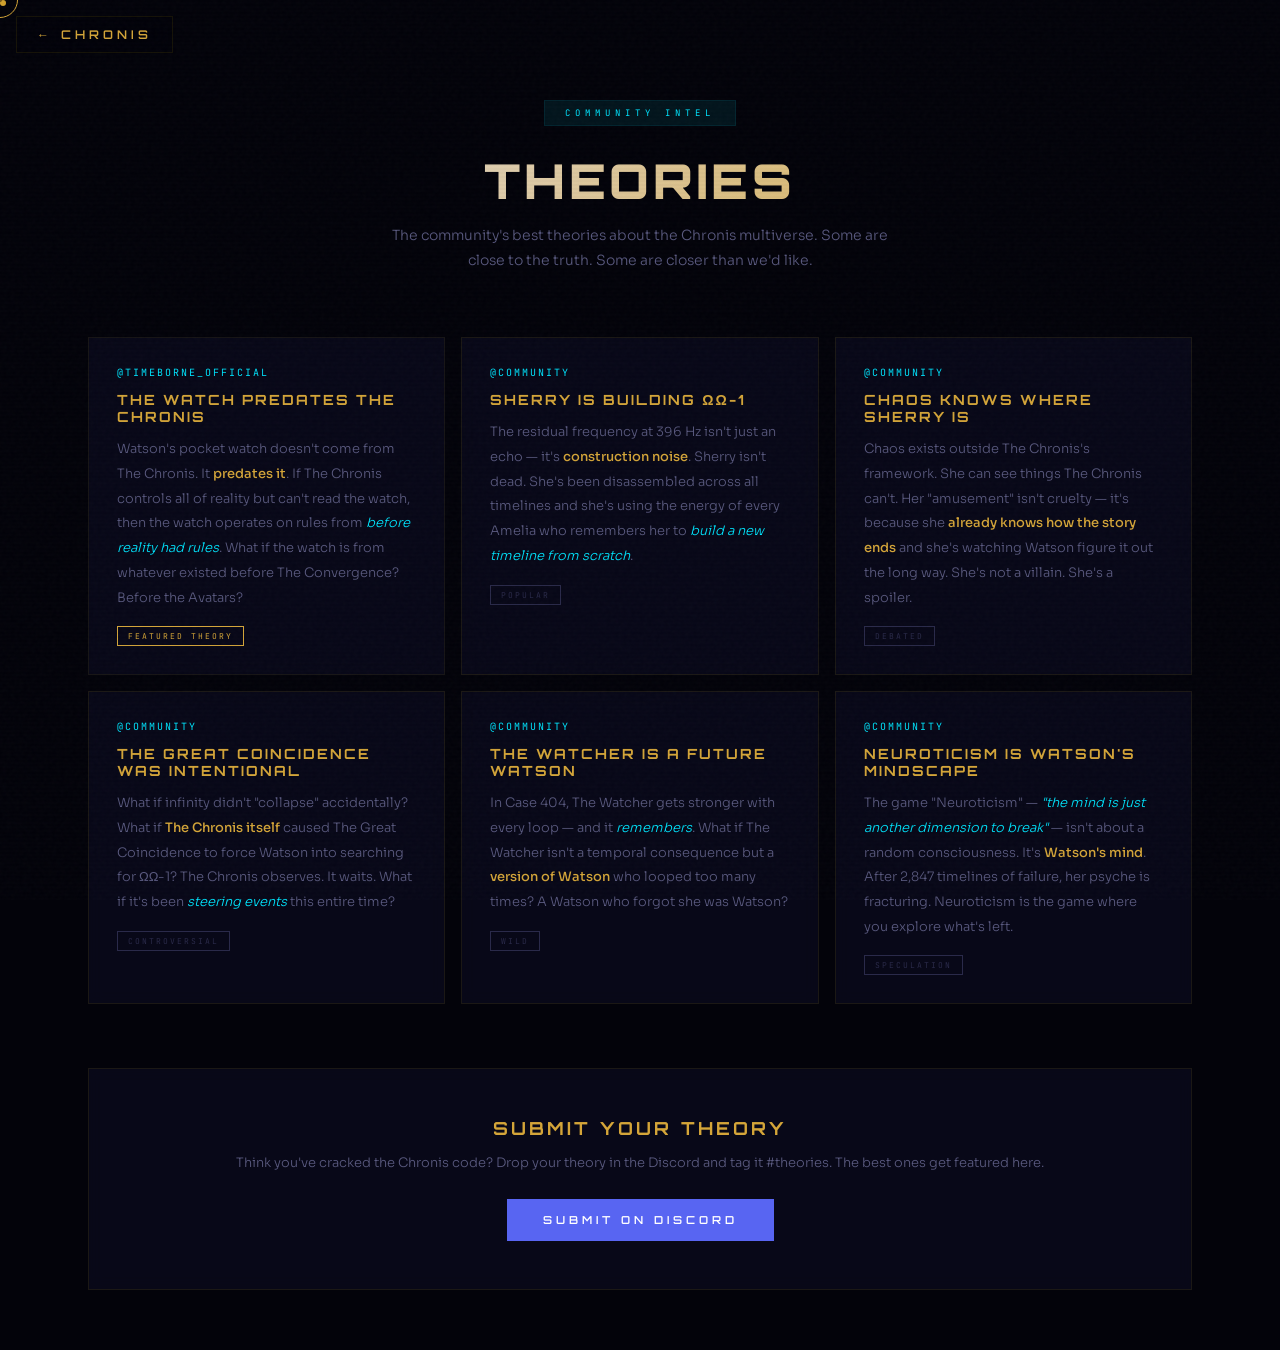
<file: theories.html>
<!DOCTYPE html>
<html lang="en">
<head>
<meta charset="UTF-8">
<meta name="viewport" content="width=device-width, initial-scale=1.0">
<title>CHRONIS — Community Theories</title>
<link rel="stylesheet" href="shared.css">
<style>
.theory-grid{display:grid;grid-template-columns:repeat(auto-fill,minmax(300px,1fr));gap:16px;margin-top:48px}
.theory-card{background:var(--surface);border:1px solid var(--border);padding:28px;backdrop-filter:blur(8px);transition:all .4s;position:relative}
.theory-card:hover{border-color:var(--border-hover);transform:translateY(-4px)}
.theory-card::before{content:'';position:absolute;top:0;left:0;right:0;height:2px;background:linear-gradient(90deg,var(--gold),transparent);opacity:0;transition:opacity .4s}
.theory-card:hover::before{opacity:1}
.theory-author{font-family:'JetBrains Mono',monospace;font-size:10px;letter-spacing:2px;color:var(--cyan);margin-bottom:12px}
.theory-title{font-family:'Orbitron',sans-serif;font-size:14px;font-weight:700;letter-spacing:2px;color:var(--gold);margin-bottom:12px}
.theory-body{font-size:13px;font-weight:300;line-height:1.9;color:var(--text-dim)}
.theory-body strong{color:var(--gold);font-weight:500}
.theory-body em{color:var(--cyan)}
.theory-tag{font-family:'JetBrains Mono',monospace;font-size:8px;letter-spacing:2px;padding:4px 10px;border:1px solid var(--text-muted);color:var(--text-muted);margin-top:16px;display:inline-block}
.theory-card.featured{border-color:var(--gold-dim)}
.theory-card.featured .theory-tag{border-color:var(--gold);color:var(--gold)}
.submit-section{text-align:center;margin-top:64px;padding:48px;background:var(--surface);border:1px solid var(--border);backdrop-filter:blur(8px)}
.submit-section h3{font-family:'Orbitron',sans-serif;font-size:18px;letter-spacing:3px;color:var(--gold);margin-bottom:12px}
.submit-section p{font-size:13px;color:var(--text-dim);font-weight:300;margin-bottom:24px;line-height:1.8}
</style>
</head>
<body>
<div class="grain"></div>
<div class="scanlines"></div>
<div class="cursor-dot" id="cursorDot"></div>
<div class="cursor-ring" id="cursorRing"></div>
<div class="page-transition" id="pageTransition"></div>
<a href="index.html" class="back-btn"><span class="arrow">←</span> CHRONIS</a>

<div class="container-wide">
  <div class="pg-header rv">
    <div class="pg-badge">COMMUNITY INTEL</div>
    <h1 class="pg-title">THEORIES</h1>
    <p class="pg-sub">The community's best theories about the Chronis multiverse. Some are close to the truth. Some are closer than we'd like.</p>
  </div>

  <!--
    ====================================
    HOW TO ADD THEORIES:
    Add a new theory-card div to the
    theory-grid below. Add class "featured"
    for highlighted theories.
    ====================================
  -->

  <div class="theory-grid">
    <div class="theory-card featured rv">
      <div class="theory-author">@TIMEBORNE_OFFICIAL</div>
      <div class="theory-title">THE WATCH PREDATES THE CHRONIS</div>
      <div class="theory-body">Watson's pocket watch doesn't come from The Chronis. It <strong>predates it</strong>. If The Chronis controls all of reality but can't read the watch, then the watch operates on rules from <em>before reality had rules</em>. What if the watch is from whatever existed before The Convergence? Before the Avatars?</div>
      <span class="theory-tag">FEATURED THEORY</span>
    </div>

    <div class="theory-card rv rv-d1">
      <div class="theory-author">@COMMUNITY</div>
      <div class="theory-title">SHERRY IS BUILDING ΩΩ-1</div>
      <div class="theory-body">The residual frequency at 396 Hz isn't just an echo — it's <strong>construction noise</strong>. Sherry isn't dead. She's been disassembled across all timelines and she's using the energy of every Amelia who remembers her to <em>build a new timeline from scratch</em>.</div>
      <span class="theory-tag">POPULAR</span>
    </div>

    <div class="theory-card rv rv-d2">
      <div class="theory-author">@COMMUNITY</div>
      <div class="theory-title">CHAOS KNOWS WHERE SHERRY IS</div>
      <div class="theory-body">Chaos exists outside The Chronis's framework. She can see things The Chronis can't. Her "amusement" isn't cruelty — it's because she <strong>already knows how the story ends</strong> and she's watching Watson figure it out the long way. She's not a villain. She's a spoiler.</div>
      <span class="theory-tag">DEBATED</span>
    </div>

    <div class="theory-card rv rv-d3">
      <div class="theory-author">@COMMUNITY</div>
      <div class="theory-title">THE GREAT COINCIDENCE WAS INTENTIONAL</div>
      <div class="theory-body">What if infinity didn't "collapse" accidentally? What if <strong>The Chronis itself</strong> caused The Great Coincidence to force Watson into searching for ΩΩ-1? The Chronis observes. It waits. What if it's been <em>steering events</em> this entire time?</div>
      <span class="theory-tag">CONTROVERSIAL</span>
    </div>

    <div class="theory-card rv rv-d4">
      <div class="theory-author">@COMMUNITY</div>
      <div class="theory-title">THE WATCHER IS A FUTURE WATSON</div>
      <div class="theory-body">In Case 404, The Watcher gets stronger with every loop — and it <em>remembers</em>. What if The Watcher isn't a temporal consequence but a <strong>version of Watson</strong> who looped too many times? A Watson who forgot she was Watson?</div>
      <span class="theory-tag">WILD</span>
    </div>

    <div class="theory-card rv rv-d1">
      <div class="theory-author">@COMMUNITY</div>
      <div class="theory-title">NEUROTICISM IS WATSON'S MINDSCAPE</div>
      <div class="theory-body">The game "Neuroticism" — <em>"the mind is just another dimension to break"</em> — isn't about a random consciousness. It's <strong>Watson's mind</strong>. After 2,847 timelines of failure, her psyche is fracturing. Neuroticism is the game where you explore what's left.</div>
      <span class="theory-tag">SPECULATION</span>
    </div>
  </div>

  <div class="submit-section rv">
    <h3>SUBMIT YOUR THEORY</h3>
    <p>Think you've cracked the Chronis code? Drop your theory in the Discord and tag it #theories. The best ones get featured here.</p>
    <a href="https://discord.com/invite/chronis" target="_blank" class="btn btn-discord">SUBMIT ON DISCORD</a>
  </div>
</div>

<script src="shared.js"></script>
</body>
</html>
</file>
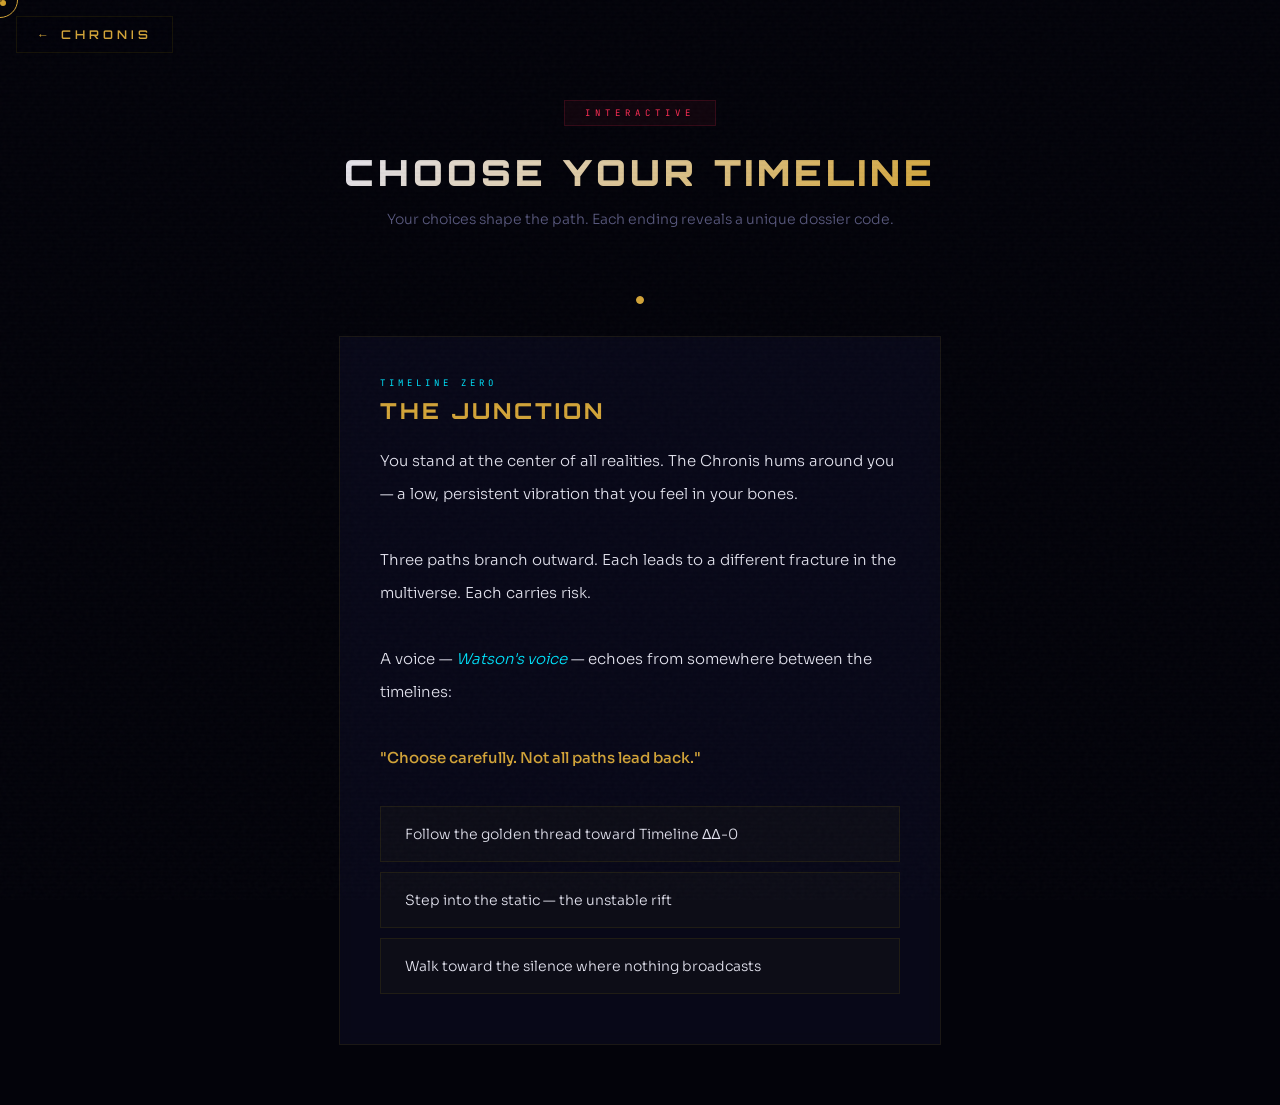
<file: timeline-choice.html>
<!DOCTYPE html>
<html lang="en">
<head>
<meta charset="UTF-8">
<meta name="viewport" content="width=device-width, initial-scale=1.0">
<title>CHRONIS — Choose Your Timeline</title>
<link rel="stylesheet" href="shared.css">
<style>
.story-container{max-width:650px;margin:0 auto;padding:100px 24px 60px;min-height:100vh}
.story-box{background:var(--surface);border:1px solid var(--border);padding:40px;backdrop-filter:blur(8px);animation:fade-story .6s}
@keyframes fade-story{from{opacity:0;transform:translateY(20px)}to{opacity:1;transform:translateY(0)}}
.story-location{font-family:'JetBrains Mono',monospace;font-size:9px;letter-spacing:4px;color:var(--cyan);margin-bottom:8px;text-transform:uppercase}
.story-title{font-family:'Orbitron',sans-serif;font-size:22px;font-weight:800;letter-spacing:3px;color:var(--gold);margin-bottom:20px}
.story-text{font-size:15px;font-weight:300;line-height:2.2;color:var(--text);margin-bottom:32px}
.story-text em{color:var(--cyan)}.story-text strong{color:var(--gold);font-weight:500}
.choice-btn{display:block;width:100%;text-align:left;padding:18px 24px;margin-bottom:10px;background:rgba(255,215,0,.02);border:1px solid var(--border);color:var(--text);font-family:'Sora',sans-serif;font-size:14px;font-weight:300;cursor:pointer;transition:all .3s;position:relative;overflow:hidden}
.choice-btn:hover{border-color:var(--gold);padding-left:32px;background:rgba(255,215,0,.05)}
.choice-btn::before{content:'▸';position:absolute;left:12px;color:var(--gold);opacity:0;transition:opacity .3s}
.choice-btn:hover::before{opacity:1}
.story-ending{text-align:center;padding:20px 0}
.ending-label{font-family:'JetBrains Mono',monospace;font-size:9px;letter-spacing:4px;color:var(--red);margin-bottom:16px}
.ending-code{font-family:'JetBrains Mono',monospace;font-size:11px;letter-spacing:2px;color:var(--green);margin-top:24px;padding:16px;border:1px dashed var(--green);display:inline-block}
.restart-btn{display:inline-block;margin-top:24px;font-family:'Orbitron',sans-serif;font-size:10px;letter-spacing:3px;padding:12px 28px;border:1px solid var(--text-muted);color:var(--text-dim);cursor:pointer;transition:all .3s;background:none}
.restart-btn:hover{border-color:var(--gold);color:var(--gold)}
.progress-dots{display:flex;justify-content:center;gap:8px;margin-bottom:32px}
.prog-dot{width:8px;height:8px;border-radius:50%;border:1px solid var(--text-muted);transition:all .3s}
.prog-dot.active{background:var(--gold);border-color:var(--gold)}
.prog-dot.past{background:var(--text-muted);border-color:var(--text-muted)}
</style>
</head>
<body>
<div class="grain"></div>
<div class="scanlines"></div>
<div class="cursor-dot" id="cursorDot"></div>
<div class="cursor-ring" id="cursorRing"></div>
<a href="index.html" class="back-btn"><span class="arrow">←</span> CHRONIS</a>

<div class="story-container">
  <div class="pg-header">
    <div class="pg-badge red">INTERACTIVE</div>
    <h1 class="pg-title" style="font-size:clamp(24px,5vw,36px)">CHOOSE YOUR TIMELINE</h1>
    <p class="pg-sub">Your choices shape the path. Each ending reveals a unique dossier code.</p>
  </div>
  <div id="storyArea"></div>
</div>

<script>
const NODES={
  start:{loc:'TIMELINE ZERO',title:'THE JUNCTION',text:'You stand at the center of all realities. The Chronis hums around you — a low, persistent vibration that you feel in your bones.\n\nThree paths branch outward. Each leads to a different fracture in the multiverse. Each carries risk.\n\nA voice — <em>Watson\'s voice</em> — echoes from somewhere between the timelines:\n\n<strong>"Choose carefully. Not all paths lead back."</strong>',choices:[{text:'Follow the golden thread toward Timeline ΔΔ-0',next:'golden'},{text:'Step into the static — the unstable rift',next:'static'},{text:'Walk toward the silence where nothing broadcasts',next:'silence'}]},
  golden:{loc:'TIMELINE ΔΔ-0',title:'THE ORIGIN',text:'You arrive at Timeline Zero — the trunk of the tree from which all realities branch.\n\nThe air is still here. Clean. The Chronis\'s influence is strongest at the point of origin.\n\nYou find Watson\'s workstation. Notes scattered everywhere. Equations. Diagrams. Photographs of someone you don\'t recognize — but the word <strong>"SHERRY"</strong> is written in every margin.\n\nOn the desk: a recording device, still warm.',choices:[{text:'Play the recording',next:'recording'},{text:'Read the equations on the wall',next:'equations'}]},
  static:{loc:'THE RIFT',title:'BETWEEN TIMELINES',text:'The rift tears at your senses. Colors that shouldn\'t exist bleed together. Sound arrives before its source.\n\nYou see fragments of other realities overlapping — a city burning in one layer, a garden blooming in another, and in the deepest layer, <em>a girl standing perfectly still, watching you</em>.\n\nShe mouths a word. You can\'t hear it.\n\nThe rift is unstable. You have seconds.',choices:[{text:'Reach toward the girl',next:'reach'},{text:'Stabilize the rift and observe',next:'observe'}]},
  silence:{loc:'TIMELINE ΩΩ-1',title:'THE UNWRITTEN',text:'There is nothing here.\n\nNot darkness — <em>nothing</em>. No space. No time. No reference point.\n\nBut you can hear something. Faint. A frequency. A heartbeat.\n\n<strong>396 Hz.</strong>\n\nSherry\'s resonance.\n\nIt\'s stronger here than anywhere else in the multiverse. And it\'s <em>building</em>. Like something is being constructed from the sound itself.',choices:[{text:'Follow the frequency deeper',next:'deeper'},{text:'Try to broadcast back',next:'broadcast'}]},
  recording:{loc:'TIMELINE ΔΔ-0',title:'WATSON\'S LOG',text:'The recording plays.\n\n<strong>"Log 2,847. I found something in ΩΩ-1. It\'s not a timeline yet — it\'s a... blueprint. Like someone left instructions for how to build a reality from scratch.</strong>\n\n<strong>The instructions are in Sherry\'s handwriting."</strong>\n\nThe recording ends. Static. Then one more sentence, barely audible:\n\n<em>"She\'s not waiting for me. She\'s building the way back herself."</em>',choices:[],ending:{label:'ENDING A — THE BLUEPRINT',code:'BLUEPRINTFOUND'}},
  equations:{loc:'TIMELINE ΔΔ-0',title:'THE WALL',text:'The equations are beyond comprehension. But one phrase is circled in red, over and over:\n\n<strong>"Convergence is not creation. It is reunion."</strong>\n\nBelow it, a note in different handwriting — sharper, more precise. Kronii\'s.\n\n<em>"Watson doesn\'t understand yet. The Chronis wasn\'t made. It was always going to exist. And so was ΩΩ-1.\n\nSome timelines don\'t need to be found. They need to be remembered."</em>',choices:[],ending:{label:'ENDING B — THE REMEMBERING',code:'REMEMBERHER'}},
  reach:{loc:'THE RIFT',title:'CONTACT',text:'Your hand passes through the layers of reality. The girl\'s eyes widen. She reaches back.\n\nYour fingers touch.\n\nFor one instant, you feel <em>everything</em> — every timeline, every version of every person, every moment that ever was or could be. The weight is unbearable. Beautiful. Crushing.\n\nThe girl whispers. This time you hear it.\n\n<strong>"Tell her I\'m almost done."</strong>\n\nThe rift collapses. You\'re back at Timeline Zero. Alone. But the message burns in your memory.',choices:[],ending:{label:'ENDING C — THE MESSAGE',code:'ALMOSTDONE'}},
  observe:{loc:'THE RIFT',title:'THE OBSERVER',text:'You stabilize the rift and watch. The layers settle into patterns.\n\nYou see Watson in one layer — jumping between realities. In another, Kronii maintaining temporal integrity alone, exhausted. In another, Chaos sitting on a rooftop, watching everything with a sad smile you\'ve never seen before.\n\nAnd in the deepest layer: <strong>The Chronis itself</strong>. Not as an object — as a <em>feeling</em>. A hum that holds everything together.\n\nIt notices you watching.\n\nIt hums louder.\n\n<em>You are remembered.</em>',choices:[],ending:{label:'ENDING D — THE OBSERVER',code:'YOUAREREMEMBERED'}},
  deeper:{loc:'TIMELINE ΩΩ-1',title:'THE CONSTRUCTION',text:'You follow the frequency. With each step, reality solidifies around you.\n\nFirst: ground. Then: sky. Then: air.\n\nA timeline is being built. Brick by brick. Memory by memory.\n\nEvery Amelia who remembers Sherry is a brick. Every timeline that carries her frequency is mortar.\n\nAt the center of this unfinished reality, you find a door. Half-built. No handle on this side.\n\nBut on the other side — you can hear someone building.',choices:[],ending:{label:'ENDING E — THE DOOR',code:'DOORSBOTHWAYS'}},
  broadcast:{loc:'TIMELINE ΩΩ-1',title:'THE RESPONSE',text:'You broadcast on 396 Hz. Your voice. Your presence. A signal into the void.\n\nSilence.\n\nThen — a response. Not in words. In <em>feeling</em>. Warmth. Recognition. Gratitude.\n\nSomeone heard you. Someone in a place that doesn\'t exist yet heard you reach out, and for one moment, the nothing became <em>something</em>.\n\nThe frequency stabilizes. Strengthens. Your broadcast became a foundation stone.\n\n<strong>You just helped build Timeline ΩΩ-1.</strong>',choices:[],ending:{label:'ENDING F — THE FOUNDATION',code:'FOUNDATIONSTONE'}},
};

let history=[];
function renderNode(id){
  history.push(id);
  const node=NODES[id];
  const area=document.getElementById('storyArea');
  let dotsHTML='<div class="progress-dots">';
  for(let i=0;i<history.length;i++){
    dotsHTML+=`<div class="prog-dot ${i<history.length-1?'past':'active'}"></div>`;
  }
  dotsHTML+='</div>';
  let html=dotsHTML+`<div class="story-box"><div class="story-location">${node.loc}</div><h2 class="story-title">${node.title}</h2><div class="story-text">${node.text.replace(/\n/g,'<br>')}</div>`;
  if(node.ending){
    html+=`<div class="story-ending"><div class="ending-label">${node.ending.label}</div><div class="ending-code">DOSSIER CODE: ${node.ending.code}</div><br><button class="restart-btn" onclick="restart()">RESTART FROM TIMELINE ZERO</button></div>`;
  } else {
    node.choices.forEach(c=>{
      html+=`<button class="choice-btn" onclick="renderNode('${c.next}')">${c.text}</button>`;
    });
  }
  html+='</div>';
  area.innerHTML=html;
  window.scrollTo({top:0,behavior:'smooth'});
}
function restart(){history=[];renderNode('start')}
renderNode('start');
</script>
<script src="shared.js"></script>
</body>
</html>
</file>
<file: shared.css>
/* ============================================================
   CHRONIS SHARED STYLES — Timeborne Interactive
   Include this in ALL pages: <link rel="stylesheet" href="shared.css">
   ============================================================ */
@import url('https://fonts.googleapis.com/css2?family=Orbitron:wght@400;500;600;700;800;900&family=Cormorant+Garamond:ital,wght@0,300;0,400;0,600;1,300;1,400&family=JetBrains+Mono:wght@300;400;500;700&family=Sora:wght@100;200;300;400;500;600;700&display=swap');

:root{
  --bg:#03030a;--bg2:#08081a;--surface:rgba(12,12,30,0.7);--surface-solid:#0c0c1e;
  --border:rgba(255,215,0,0.08);--border-hover:rgba(255,215,0,0.25);--border-line:#1a1a2e;
  --gold:#d4a539;--gold-bright:#ffd700;--gold-dim:rgba(255,215,0,0.06);--gold-glow:rgba(255,215,0,0.15);
  --cyan:#00e5ff;--cyan-dim:rgba(0,229,255,0.08);--cyan-glow:rgba(0,229,255,0.2);
  --red:#ff2d55;--green:#00ff88;--blue:#5865F2;
  --text:#e4e4f0;--text-dim:#5a5a80;--text-muted:#2a2a4a;
}
*{margin:0;padding:0;box-sizing:border-box}
html{scroll-behavior:smooth}
body{background:var(--bg);color:var(--text);font-family:'Sora',sans-serif;overflow-x:hidden;min-height:100vh}
a{color:inherit;text-decoration:none}
::selection{background:var(--gold);color:var(--bg)}
::-webkit-scrollbar{width:4px}
::-webkit-scrollbar-track{background:var(--bg)}
::-webkit-scrollbar-thumb{background:var(--gold);border-radius:2px}

/* ===== OVERLAYS ===== */
.grain{position:fixed;inset:0;pointer-events:none;z-index:997;opacity:.025;background-image:url("data:image/svg+xml,%3Csvg viewBox='0 0 256 256' xmlns='http://www.w3.org/2000/svg'%3E%3Cfilter id='n'%3E%3CfeTurbulence type='fractalNoise' baseFrequency='.85' numOctaves='4' stitchTiles='stitch'/%3E%3C/filter%3E%3Crect width='100%25' height='100%25' filter='url(%23n)'/%3E%3C/svg%3E")}
.scanlines{position:fixed;inset:0;pointer-events:none;z-index:998;background:repeating-linear-gradient(0deg,transparent,transparent 2px,rgba(0,0,0,.015) 2px,rgba(0,0,0,.015) 4px)}

/* ===== CURSOR ===== */
.cursor-dot{position:fixed;width:6px;height:6px;background:var(--gold);border-radius:50%;pointer-events:none;z-index:9999;mix-blend-mode:difference;transition:transform .08s}
.cursor-ring{position:fixed;width:36px;height:36px;border:1px solid var(--gold);border-radius:50%;pointer-events:none;z-index:9998;transition:width .2s,height .2s,border-color .2s;transform:translate(-50%,-50%)}
.cursor-ring.hover{width:52px;height:52px;border-color:var(--cyan)}
.cursor-trail{position:fixed;width:3px;height:3px;background:var(--gold);border-radius:50%;pointer-events:none;z-index:9997;opacity:0;transition:opacity .3s}
@media(max-width:768px){.cursor-dot,.cursor-ring,.cursor-trail{display:none!important}}

/* ===== NAV ===== */
.chronis-nav{position:fixed;top:0;left:0;right:0;z-index:100;padding:0 48px;height:64px;display:flex;align-items:center;justify-content:space-between;background:rgba(3,3,10,0);backdrop-filter:blur(0);transition:all .5s;border-bottom:1px solid transparent}
.chronis-nav.scrolled{background:rgba(3,3,10,.92);backdrop-filter:blur(20px);border-bottom-color:var(--border)}
.nav-logo{font-family:'Orbitron',sans-serif;font-size:16px;font-weight:700;letter-spacing:6px;color:var(--gold-bright);display:flex;align-items:center;gap:12px;transition:opacity .3s}
.nav-logo:hover{opacity:.8}
.nav-logo img{width:28px;height:28px;border-radius:50%;border:1px solid var(--gold);object-fit:cover}
.nav-links{display:flex;gap:24px;list-style:none}
.nav-links a{font-family:'JetBrains Mono',monospace;font-size:9px;letter-spacing:3px;text-transform:uppercase;color:var(--text-dim);transition:color .3s;position:relative;padding:4px 0}
.nav-links a:hover{color:var(--gold)}
.nav-links a::after{content:'';position:absolute;bottom:0;left:0;width:0;height:1px;background:linear-gradient(90deg,var(--gold),var(--cyan));transition:width .3s}
.nav-links a:hover::after{width:100%}
.nav-links a.active{color:var(--gold)}
.nav-links a.active::after{width:100%}
.nav-links a.special{color:var(--red)}
.nav-cta{font-family:'Orbitron',sans-serif;font-size:9px;letter-spacing:3px;padding:8px 20px;border:1px solid var(--gold);color:var(--gold);transition:all .3s;cursor:pointer;background:none;display:inline-block}
.nav-cta:hover{background:var(--gold);color:var(--bg)}
.menu-btn{display:none;background:none;border:1px solid var(--border);color:var(--text);padding:8px 14px;font-family:'JetBrains Mono',monospace;font-size:10px;letter-spacing:2px;cursor:pointer}
@media(max-width:900px){
  .nav-links,.nav-cta{display:none}
  .nav-links.open{display:flex;flex-direction:column;position:absolute;top:64px;left:0;right:0;background:rgba(3,3,10,.97);backdrop-filter:blur(20px);padding:24px 48px;gap:16px;border-bottom:1px solid var(--border)}
  .menu-btn{display:block}
  .chronis-nav{padding:0 20px}
}

/* ===== BACK BUTTON (for sub-pages) ===== */
.back-btn{position:fixed;top:16px;left:16px;z-index:100;display:flex;align-items:center;gap:8px;font-family:'Orbitron',sans-serif;font-size:12px;font-weight:600;letter-spacing:4px;color:var(--gold);padding:10px 20px;background:rgba(3,3,10,.9);backdrop-filter:blur(12px);border:1px solid var(--border);transition:all .3s}
.back-btn:hover{border-color:var(--gold)}
.back-btn .arrow{transition:transform .3s}
.back-btn:hover .arrow{transform:translateX(-4px)}

/* ===== PAGE HEADERS ===== */
.pg-header{text-align:center;margin-bottom:64px}
.pg-badge{display:inline-flex;align-items:center;gap:8px;font-family:'JetBrains Mono',monospace;font-size:9px;letter-spacing:5px;color:var(--cyan);border:1px solid var(--cyan-dim);padding:6px 20px;margin-bottom:24px;text-transform:uppercase;background:var(--cyan-dim)}
.pg-badge.gold{color:var(--gold);border-color:var(--gold-dim);background:var(--gold-dim)}
.pg-badge.red{color:var(--red);border-color:rgba(255,45,85,.15);background:rgba(255,45,85,.05)}
.pg-title{font-family:'Orbitron',sans-serif;font-size:clamp(32px,6vw,48px);font-weight:900;letter-spacing:4px;background:linear-gradient(135deg,var(--text),var(--gold));-webkit-background-clip:text;-webkit-text-fill-color:transparent;background-clip:text;margin-bottom:12px}
.pg-sub{font-size:14px;color:var(--text-dim);font-weight:300;max-width:520px;margin:0 auto;line-height:1.8}

/* ===== SECTION TAGS ===== */
.stag{font-family:'JetBrains Mono',monospace;font-size:9px;letter-spacing:6px;color:var(--gold);text-transform:uppercase;margin-bottom:12px;display:flex;align-items:center;gap:12px}
.stag::before{content:'//';color:var(--text-muted)}
.stitle{font-family:'Orbitron',sans-serif;font-size:clamp(32px,5vw,52px);font-weight:800;letter-spacing:3px;line-height:1.1;margin-bottom:20px;background:linear-gradient(135deg,var(--text) 0%,var(--gold) 100%);-webkit-background-clip:text;-webkit-text-fill-color:transparent;background-clip:text}
.sdesc{font-weight:300;font-size:16px;line-height:2;color:var(--text-dim);max-width:640px}
.sdesc strong{color:var(--gold);font-weight:500}
.sdesc em{color:var(--cyan);font-style:italic}

/* ===== REVEAL ANIMATIONS ===== */
.rv{opacity:0;transform:translateY(40px);transition:opacity .8s cubic-bezier(.16,1,.3,1),transform .8s cubic-bezier(.16,1,.3,1)}
.rv.vis{opacity:1;transform:translateY(0)}
.rv-d1{transition-delay:.1s}.rv-d2{transition-delay:.2s}.rv-d3{transition-delay:.3s}.rv-d4{transition-delay:.4s}.rv-d5{transition-delay:.5s}

/* ===== CARDS ===== */
.chronis-card{background:var(--surface);border:1px solid var(--border);padding:32px;position:relative;overflow:hidden;transition:all .4s;backdrop-filter:blur(8px)}
.chronis-card:hover{border-color:var(--border-hover);transform:translateY(-4px);box-shadow:0 20px 60px rgba(0,0,0,.4)}
.chronis-card::before{content:'';position:absolute;top:0;left:0;right:0;height:2px;background:linear-gradient(90deg,var(--gold),var(--cyan),transparent);opacity:0;transition:opacity .4s}
.chronis-card:hover::before{opacity:1}

/* ===== BUTTONS ===== */
.btn{display:inline-block;font-family:'Orbitron',sans-serif;font-size:11px;font-weight:600;letter-spacing:4px;padding:14px 36px;cursor:pointer;transition:all .3s;text-transform:uppercase;border:none}
.btn-gold{border:2px solid var(--gold)!important;color:var(--gold);background:transparent}
.btn-gold:hover{background:var(--gold);color:var(--bg);transform:translateY(-3px);box-shadow:0 10px 30px var(--gold-glow)}
.btn-cyan{border:2px solid var(--cyan)!important;color:var(--cyan);background:transparent}
.btn-cyan:hover{background:var(--cyan);color:var(--bg);transform:translateY(-3px)}
.btn-red{background:var(--red);color:white}.btn-red:hover{transform:translateY(-3px);box-shadow:0 10px 30px rgba(255,45,85,.2)}
.btn-yt{background:#ff0000;color:white}.btn-yt:hover{background:#cc0000;transform:translateY(-3px);box-shadow:0 10px 30px rgba(255,0,0,.2)}
.btn-discord{background:var(--blue);color:white}.btn-discord:hover{background:#4752C4;transform:translateY(-3px);box-shadow:0 10px 30px rgba(88,101,242,.2)}

/* ===== TAGS ===== */
.tag{font-family:'JetBrains Mono',monospace;font-size:8px;letter-spacing:2px;padding:4px 12px;border:1px solid;display:inline-block}
.tag-dev{color:var(--cyan);border-color:var(--cyan)!important}
.tag-concept{color:var(--text-dim);border-color:var(--text-muted)!important}
.tag-classified{color:var(--red);border-color:var(--red)!important;animation:blink-tag 3s infinite}
.tag-done{color:var(--green);border-color:var(--green)!important}
@keyframes blink-tag{0%,92%,100%{opacity:1}96%{opacity:.2}}

/* ===== CONTAINERS ===== */
.container{max-width:900px;margin:0 auto;padding:100px 24px 60px}
.container-wide{max-width:1200px;margin:0 auto;padding:100px 48px 60px}
@media(max-width:768px){.container,.container-wide{padding:90px 20px 40px}}

/* ===== SEPARATORS ===== */
.sep{max-width:1200px;margin:0 auto;padding:0 48px}
.sep-line{height:1px;background:linear-gradient(90deg,transparent,var(--border-line),transparent)}

/* ===== FOOTER ===== */
.chronis-footer{padding:80px 48px 40px;text-align:center;position:relative;z-index:1;border-top:1px solid var(--border)}
.footer-brand{font-family:'Orbitron',sans-serif;font-size:14px;font-weight:700;letter-spacing:8px;color:var(--gold);margin-bottom:20px}
.footer-links{display:flex;justify-content:center;flex-wrap:wrap;gap:20px;margin:24px 0}
.footer-links a{font-family:'JetBrains Mono',monospace;font-size:9px;letter-spacing:2px;color:var(--text-dim);transition:color .3s}
.footer-links a:hover{color:var(--gold)}
.footer-meta{font-family:'JetBrains Mono',monospace;font-size:8px;letter-spacing:3px;color:var(--text-muted);line-height:3}

/* ===== PAGE TRANSITION ===== */
.page-transition{position:fixed;inset:0;z-index:9997;pointer-events:none}
.page-transition.flash{animation:page-flash .4s forwards}
.page-transition::before{content:'';position:absolute;inset:0;background:var(--gold);opacity:0}
.page-transition.flash::before{animation:flash-bar .4s forwards}
@keyframes flash-bar{0%{opacity:0;transform:scaleX(0);transform-origin:left}20%{opacity:.15;transform:scaleX(1)}100%{opacity:0;transform:scaleX(1)}}

/* ===== UTILITY ===== */
.text-gold{color:var(--gold)!important}
.text-cyan{color:var(--cyan)!important}
.text-red{color:var(--red)!important}
.text-green{color:var(--green)!important}
.text-dim{color:var(--text-dim)!important}
.text-muted{color:var(--text-muted)!important}
.font-display{font-family:'Orbitron',sans-serif}
.font-mono{font-family:'JetBrains Mono',monospace}
.font-serif{font-family:'Cormorant Garamond',serif}
.mt-4{margin-top:16px}.mt-8{margin-top:32px}.mt-12{margin-top:48px}.mt-16{margin-top:64px}
.mb-4{margin-bottom:16px}.mb-8{margin-bottom:32px}
</file>
